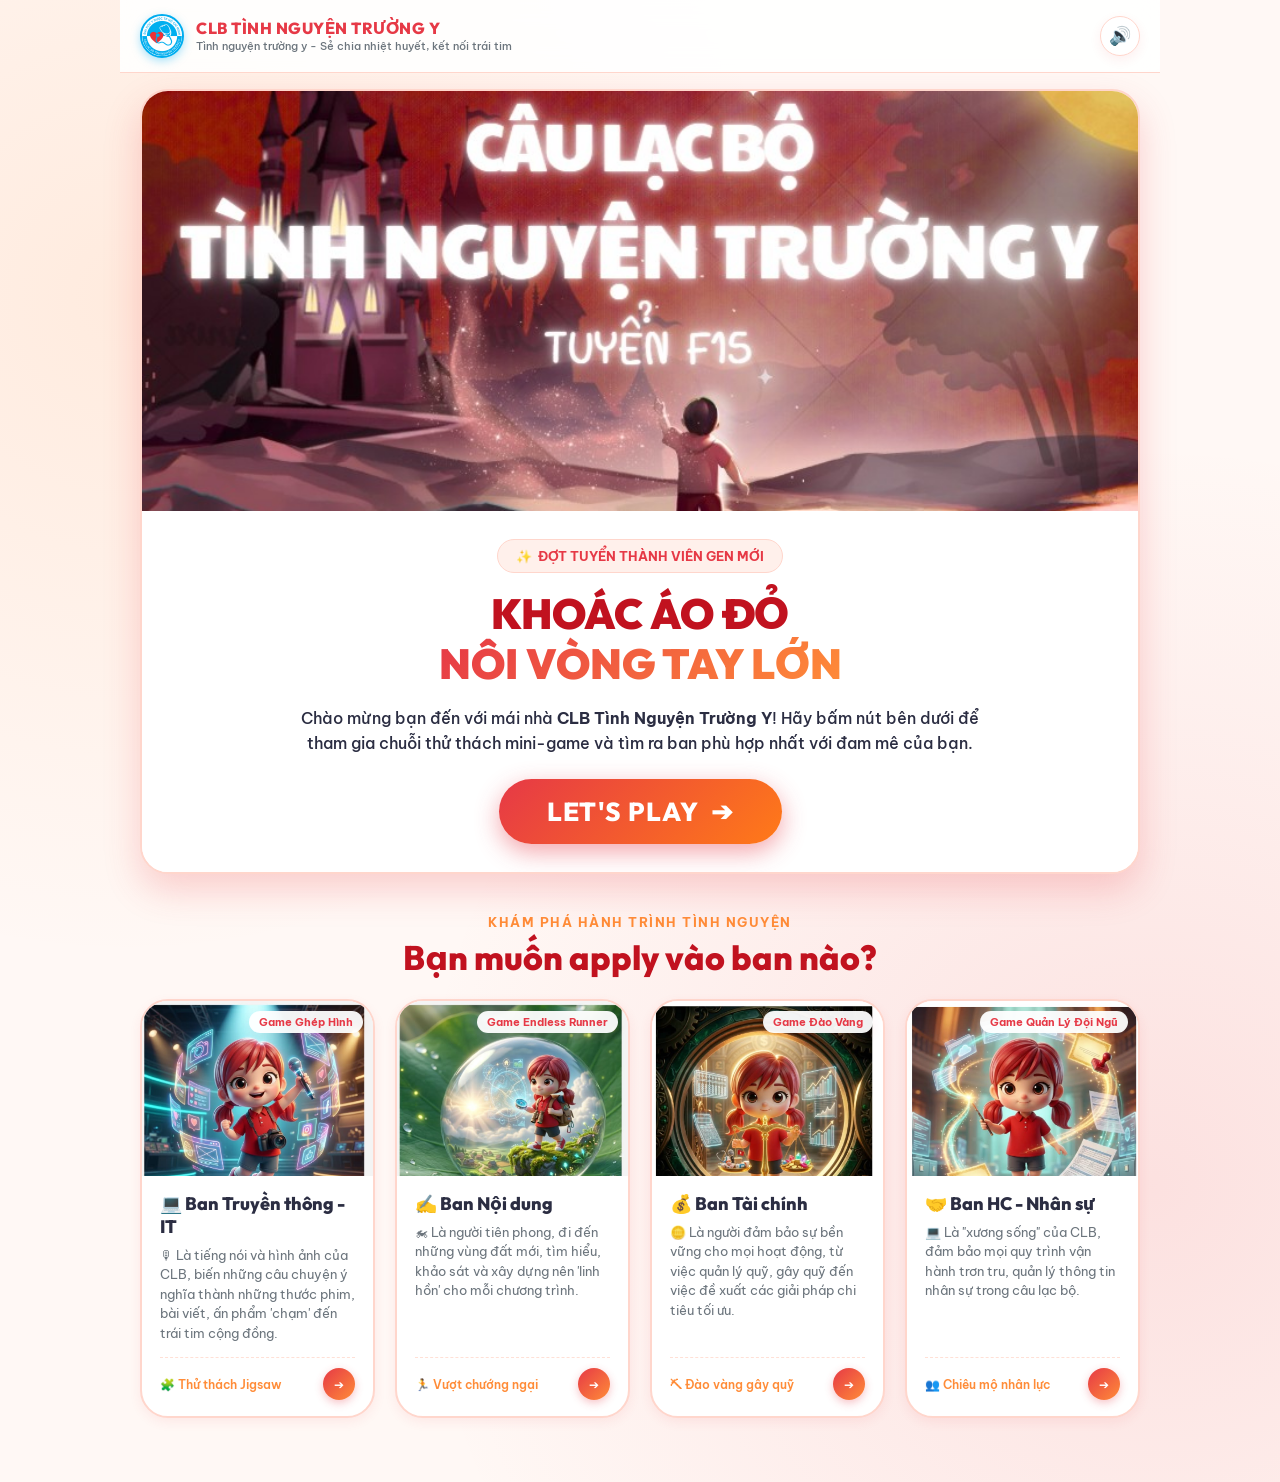
<file: index.html>
<!DOCTYPE html>
<html lang="vi">
<head>
  <meta charset="UTF-8" />
  <meta name="viewport" content="width=device-width, initial-scale=1.0, maximum-scale=1.0, user-scalable=no" />
  <title>Tuyển Thành Viên - CLB Tình Nguyện Trường Y</title>
  <meta name="description" content="Trải nghiệm và khám phá 4 ban chuyên môn của CLB Tình Nguyện Trường Y qua các mini-game thú vị." />
  <link rel="icon" type="image/png" href="assets/club-logo.png" />

  <!-- Google Fonts: Be Vietnam Pro & Outfit -->
  <link rel="preconnect" href="https://fonts.googleapis.com" />
  <link rel="preconnect" href="https://fonts.gstatic.com" crossorigin />
  <link href="https://fonts.googleapis.com/css2?family=Be+Vietnam+Pro:ital,wght@0,400;0,500;0,600;0,700;0,800;1,400&family=Outfit:wght@600;700;800;900&display=swap" rel="stylesheet" />

  <!-- Stylesheet chung -->
  <link rel="stylesheet" href="css/style.css" />

  <style>
    /* CSS Riêng cho Trang chủ index.html */
    .hero-container {
      margin: 16px 20px;
      border-radius: var(--radius-lg);
      overflow: hidden;
      box-shadow: var(--shadow-lg);
      background: white;
      border: 2px solid var(--border-color);
      display: flex;
      flex-direction: column;
      position: relative;
    }

    .hero-banner-wrap {
      width: 100%;
      height: clamp(240px, 40vw, 420px);
      position: relative;
      overflow: hidden;
      background: #ffebe5;
    }

    .hero-banner-img {
      width: 100%;
      height: 100%;
      object-fit: cover;
      transition: transform 0.6s ease;
    }

    .hero-container:hover .hero-banner-img {
      transform: scale(1.02);
    }

    .hero-content {
      padding: 28px 24px;
      display: flex;
      flex-direction: column;
      align-items: center;
      text-align: center;
      gap: 16px;
      background: white;
    }

    .hero-tag {
      display: inline-flex;
      align-items: center;
      gap: 6px;
      padding: 8px 18px;
      border-radius: var(--radius-full);
      background: #fff0eb;
      border: 1.5px solid var(--border-color);
      color: var(--primary);
      font-weight: 700;
      font-size: 13px;
    }

    .hero-title {
      font-family: var(--font-title);
      font-size: clamp(26px, 4.5vw, 42px);
      font-weight: 900;
      color: var(--primary-dark);
      line-height: 1.2;
      text-transform: uppercase;
    }

    .hero-desc {
      font-size: clamp(14px, 2vw, 16px);
      color: var(--text-main);
      max-width: 680px;
      line-height: 1.6;
      font-weight: 500;
    }

    .btn-lets-play {
      font-family: var(--font-title);
      font-size: clamp(20px, 3.5vw, 26px);
      font-weight: 800;
      padding: 16px 48px;
      border-radius: var(--radius-full);
      border: none;
      color: white;
      background: linear-gradient(135deg, #e63946, #ff7a18);
      box-shadow: 0 8px 24px rgba(230, 57, 70, 0.45);
      cursor: pointer;
      display: inline-flex;
      align-items: center;
      gap: 12px;
      transition: var(--transition);
      letter-spacing: 1px;
      position: relative;
      overflow: hidden;
      animation: pulsePlay 2.2s infinite ease-in-out;
      text-decoration: none;
      margin-top: 6px;
    }

    .btn-lets-play:hover {
      transform: translateY(-4px) scale(1.04);
      box-shadow: 0 14px 32px rgba(230, 57, 70, 0.6);
      background: linear-gradient(135deg, #ff4d5a, #ff8c38);
    }

    @keyframes pulsePlay {
      0%, 100% { box-shadow: 0 8px 24px rgba(230, 57, 70, 0.45); }
      50% { box-shadow: 0 12px 36px rgba(230, 57, 70, 0.7); transform: scale(1.02); }
    }

    /* Phần Chọn Ban */
    .section-select {
      padding: 24px 20px 40px;
      display: flex;
      flex-direction: column;
      gap: 20px;
    }

    .section-header {
      text-align: center;
    }

    .section-subtitle {
      font-size: 13px;
      font-weight: 700;
      color: var(--accent);
      text-transform: uppercase;
      letter-spacing: 1.5px;
      margin-bottom: 6px;
    }

    .section-title {
      font-family: var(--font-title);
      font-size: clamp(24px, 4vw, 34px);
      font-weight: 800;
      color: var(--primary-dark);
    }

    .departments-grid {
      display: grid;
      grid-template-columns: repeat(auto-fit, minmax(230px, 1fr));
      gap: 20px;
      width: 100%;
    }

    .dept-card {
      background: white;
      border-radius: var(--radius-lg);
      border: 2px solid var(--border-color);
      overflow: hidden;
      cursor: pointer;
      display: flex;
      flex-direction: column;
      box-shadow: var(--shadow-sm);
      transition: var(--transition);
      position: relative;
    }

    .dept-card:hover {
      transform: translateY(-8px);
      border-color: var(--primary);
      box-shadow: var(--shadow-lg);
    }

    .dept-card-media {
      height: 175px;
      width: 100%;
      position: relative;
      overflow: hidden;
      background: #fff3ee;
      display: flex;
      align-items: center;
      justify-content: center;
    }

    .dept-card-media img {
      width: 100%;
      height: 100%;
      object-fit: cover;
      object-position: top center;
      transition: transform 0.5s ease;
    }

    .dept-card:hover .dept-card-media img {
      transform: scale(1.08);
    }

    .dept-card-badge {
      position: absolute;
      top: 10px;
      right: 10px;
      background: rgba(255, 255, 255, 0.94);
      padding: 4px 10px;
      border-radius: var(--radius-full);
      font-size: 11px;
      font-weight: 700;
      color: var(--primary);
      box-shadow: var(--shadow-sm);
    }

    .dept-card-content {
      padding: 16px 18px;
      display: flex;
      flex-direction: column;
      gap: 8px;
      flex: 1;
    }

    .dept-name {
      font-family: var(--font-title);
      font-size: 18px;
      font-weight: 800;
      color: var(--text-main);
      display: flex;
      align-items: center;
      gap: 8px;
    }

    .dept-card:hover .dept-name {
      color: var(--primary);
    }

    .dept-desc {
      font-size: 13px;
      color: var(--text-muted);
      line-height: 1.5;
      flex: 1;
    }

    .dept-footer {
      display: flex;
      justify-content: space-between;
      align-items: center;
      padding-top: 10px;
      border-top: 1px dashed #ffe0d6;
      margin-top: 6px;
    }

    .dept-game-name {
      font-size: 12px;
      font-weight: 600;
      color: var(--accent);
      display: flex;
      align-items: center;
      gap: 4px;
    }

    .dept-play-btn {
      width: 32px;
      height: 32px;
      border-radius: var(--radius-full);
      background: linear-gradient(135deg, var(--primary), var(--accent));
      color: white;
      display: flex;
      align-items: center;
      justify-content: center;
      font-size: 12px;
      box-shadow: 0 3px 8px rgba(230, 57, 70, 0.3);
      transition: var(--transition);
    }

    .dept-card:hover .dept-play-btn {
      transform: scale(1.15) rotate(5deg);
    }

    /* Modal Giới thiệu Ban */
    .intro-modal-media {
      width: 100%;
      height: 170px;
      border-radius: var(--radius-md);
      overflow: hidden;
      background: #fff0eb;
      margin-bottom: 10px;
    }

    .intro-modal-media img {
      width: 100%;
      height: 100%;
      object-fit: cover;
      object-position: top center;
    }

    .intro-guide-box {
      background: #fff8f5;
      border-left: 4px solid var(--primary);
      padding: 10px 14px;
      border-radius: 6px;
      font-size: 13px;
      text-align: left;
      line-height: 1.5;
    }
  </style>
</head>
<body>

  <div id="app-container">
    <!-- TOP BAR -->
    <header class="top-bar">
      <a href="index.html" class="club-brand" title="Về trang chủ">
        <div class="club-logo-badge"><img src="assets/club-logo.png" alt="Logo CLB Tình Nguyện Trường Y" /></div>
        <div class="club-title-wrap">
          <h1 id="brand-name">CLB TÌNH NGUYỆN TRƯỜNG Y</h1>
          <p id="brand-slogan">Tình nguyện trường y - Sẻ chia nhiệt huyết, kết nối trái tim</p>
        </div>
      </a>

      <div class="top-actions">
        <button class="btn-icon" id="btn-sound-toggle" title="Bật/Tắt âm thanh" aria-label="Âm thanh">
          <span id="sound-icon">🔊</span>
        </button>
      </div>
    </header>

    <!-- MÀN 1: TRANG CHỦ -->
    <section class="hero-container" id="section-home">
      <div class="hero-banner-wrap">
        <img id="home-banner-img" class="hero-banner-img" src="assets/hero-banner.jpg" alt="CLB Tình Nguyện Trường Y Tuyển Thành Viên" />
      </div>

      <div class="hero-content">
        <div class="hero-tag">
          <span>✨</span> ĐỢT TUYỂN THÀNH VIÊN GEN MỚI
        </div>

        <h2 class="hero-title" id="home-title">
          KHOÁC ÁO ĐỎ<br />
          <span style="background: linear-gradient(135deg, var(--primary), var(--accent)); -webkit-background-clip: text; -webkit-text-fill-color: transparent;">
            NỐI VÒNG TAY LỚN
          </span>
        </h2>

        <p class="hero-desc" id="home-desc">
          Chào mừng bạn đến với mái nhà <strong>CLB Tình Nguyện Trường Y</strong>! 
          Hãy bấm nút bên dưới để tham gia chuỗi thử thách mini-game và tìm ra ban phù hợp nhất với đam mê của bạn.
        </p>

        <!-- Nút LET'S PLAY bắt buộc giữ nguyên tiếng Anh -->
        <a href="#section-select" id="btn-lets-play" class="btn-lets-play">
          <span>LET'S PLAY</span>
          <span>➔</span>
        </a>
      </div>
    </section>

    <!-- MÀN 2: CHỌN BAN -->
    <section class="section-select" id="section-select">
      <div class="section-header">
        <div class="section-subtitle">Khám phá hành trình tình nguyện</div>
        <h2 class="section-title">Bạn muốn apply vào ban nào?</h2>
      </div>

      <div class="departments-grid">
        <!-- 1. Ban Truyền thông - IT -->
        <article class="dept-card" data-dept="1">
          <div class="dept-card-media">
            <img src="assets/dept-it-art.png" alt="Ban Truyền thông - IT" />
            <span class="dept-card-badge">Game Ghép Hình</span>
          </div>
          <div class="dept-card-content">
            <h3 class="dept-name">💻 Ban Truyền thông - IT</h3>
            <p class="dept-desc">🎙 Là tiếng nói và hình ảnh của CLB, biến những câu chuyện ý nghĩa thành những thước phim, bài viết, ấn phẩm 'chạm' đến trái tim cộng đồng.</p>
            <div class="dept-footer">
              <span class="dept-game-name">🧩 Thử thách Jigsaw</span>
              <div class="dept-play-btn">➔</div>
            </div>
          </div>
        </article>

        <!-- 2. Ban Nội dung -->
        <article class="dept-card" data-dept="2">
          <div class="dept-card-media">
            <img src="assets/dept-noidung-art.png" alt="Ban Nội dung" />
            <span class="dept-card-badge">Game Endless Runner</span>
          </div>
          <div class="dept-card-content">
            <h3 class="dept-name">✍️ Ban Nội dung</h3>
            <p class="dept-desc">🏍 Là người tiên phong, đi đến những vùng đất mới, tìm hiểu, khảo sát và xây dựng nên 'linh hồn' cho mỗi chương trình.</p>
            <div class="dept-footer">
              <span class="dept-game-name">🏃 Vượt chướng ngại</span>
              <div class="dept-play-btn">➔</div>
            </div>
          </div>
        </article>

        <!-- 3. Ban Tài chính -->
        <article class="dept-card" data-dept="3">
          <div class="dept-card-media">
            <img src="assets/dept-taichinh-art.png" alt="Ban Tài chính" />
            <span class="dept-card-badge">Game Đào Vàng</span>
          </div>
          <div class="dept-card-content">
            <h3 class="dept-name">💰 Ban Tài chính</h3>
            <p class="dept-desc">🪙 Là người đảm bảo sự bền vững cho mọi hoạt động, từ việc quản lý quỹ, gây quỹ đến việc đề xuất các giải pháp chi tiêu tối ưu.</p>
            <div class="dept-footer">
              <span class="dept-game-name">⛏ Đào vàng gây quỹ</span>
              <div class="dept-play-btn">➔</div>
            </div>
          </div>
        </article>

        <!-- 4. Ban Hành chính - Nhân sự -->
        <article class="dept-card" data-dept="4">
          <div class="dept-card-media">
            <img src="assets/dept-nhansu-art.png" alt="Ban Hành chính - Nhân sự" />
            <span class="dept-card-badge">Game Quản Lý Đội Ngũ</span>
          </div>
          <div class="dept-card-content">
            <h3 class="dept-name">🤝 Ban HC - Nhân sự</h3>
            <p class="dept-desc">💻 Là "xương sống" của CLB, đảm bảo mọi quy trình vận hành trơn tru, quản lý thông tin nhân sự trong câu lạc bộ.</p>
            <div class="dept-footer">
              <span class="dept-game-name">👥 Chiêu mộ nhân lực</span>
              <div class="dept-play-btn">➔</div>
            </div>
          </div>
        </article>
      </div>
    </section>
  </div>

  <!-- MODAL GIỚI THIỆU BAN (POPUP TRƯỚC KHI VÀO GAME) -->
  <div id="dept-intro-modal" class="modal-backdrop">
    <div class="modal-card">
      <div class="intro-modal-media">
        <img id="modal-dept-img" src="assets/volunteer.jpg" alt="Giới thiệu ban" />
      </div>

      <h3 class="modal-title" id="modal-dept-name">Tên Ban</h3>
      <p class="modal-message" id="modal-dept-mission">Sứ mệnh của ban...</p>

      <div class="intro-guide-box">
        <strong>🎮 Thử thách:</strong> <span id="modal-dept-guide">Hướng dẫn chơi...</span>
      </div>

      <div class="modal-buttons">
        <button id="btn-close-modal" class="btn-secondary">Đóng</button>
        <a id="btn-launch-game" href="#" class="btn-primary">
          <span id="modal-dept-btn-label">Chơi ngay</span> ➔
        </a>
      </div>
    </div>
  </div>

  <!-- Cấu hình & Audio -->
  <script src="js/config.js?v=20260920"></script>
  <script src="js/audio.js"></script>
  <script src="js/bg-remover.js"></script>

  <script>
    // Khởi tạo trang chủ
    window.addEventListener('DOMContentLoaded', () => {
      // 1. Cập nhật thông tin từ config
      if (window.CLUB_CONFIG) {
        document.getElementById('brand-name').textContent = CLUB_CONFIG.name;
        document.getElementById('brand-slogan').textContent = CLUB_CONFIG.slogan;
      }

      // 2. Click Let's play cuộn mượt xuống Màn 2
      const playBtn = document.getElementById('btn-lets-play');
      playBtn.addEventListener('click', (e) => {
        e.preventDefault();
        window.sound.playClick();
        document.getElementById('section-select').scrollIntoView({ behavior: 'smooth' });
      });

      // 3. Modal Giới thiệu Ban
      const modal = document.getElementById('dept-intro-modal');
      const modalName = document.getElementById('modal-dept-name');
      const modalMission = document.getElementById('modal-dept-mission');
      const modalGuide = document.getElementById('modal-dept-guide');
      const modalImg = document.getElementById('modal-dept-img');
      const modalBtnLabel = document.getElementById('modal-dept-btn-label');
      const launchBtn = document.getElementById('btn-launch-game');
      const closeBtn = document.getElementById('btn-close-modal');

      document.querySelectorAll('.dept-card').forEach(card => {
        card.addEventListener('click', () => {
          window.sound.playClick();
          const deptId = parseInt(card.dataset.dept, 10);
          const dept = window.DEPARTMENTS_DATA[deptId];
          if (!dept) return;

          modalName.textContent = `${dept.icon} ${dept.name}`;
          modalMission.textContent = dept.mission;
          modalGuide.textContent = dept.guide;
          modalBtnLabel.textContent = dept.btnLabel;
          launchBtn.href = dept.file;

          // Đổi ảnh minh họa tùy ban
          if (dept && dept.image) {
            modalImg.src = dept.image;
          } else if (deptId === 1) {
            modalImg.src = "assets/dept-it-art.png";
          } else if (deptId === 2) {
            modalImg.src = "assets/dept-noidung-art.png";
          } else if (deptId === 3) {
            modalImg.src = "assets/dept-taichinh-art.png";
          } else if (deptId === 4) {
            modalImg.src = "assets/dept-nhansu-art.png";
          }

          modal.classList.add('active');
        });
      });

      closeBtn.addEventListener('click', () => {
        window.sound.playClick();
        modal.classList.remove('active');
      });

      launchBtn.addEventListener('click', () => {
        window.sound.playClick();
      });

      // Click ra ngoài modal để đóng
      modal.addEventListener('click', (e) => {
        if (e.target === modal) {
          modal.classList.remove('active');
        }
      });
    });
  </script>
</body>
</html>
</file>
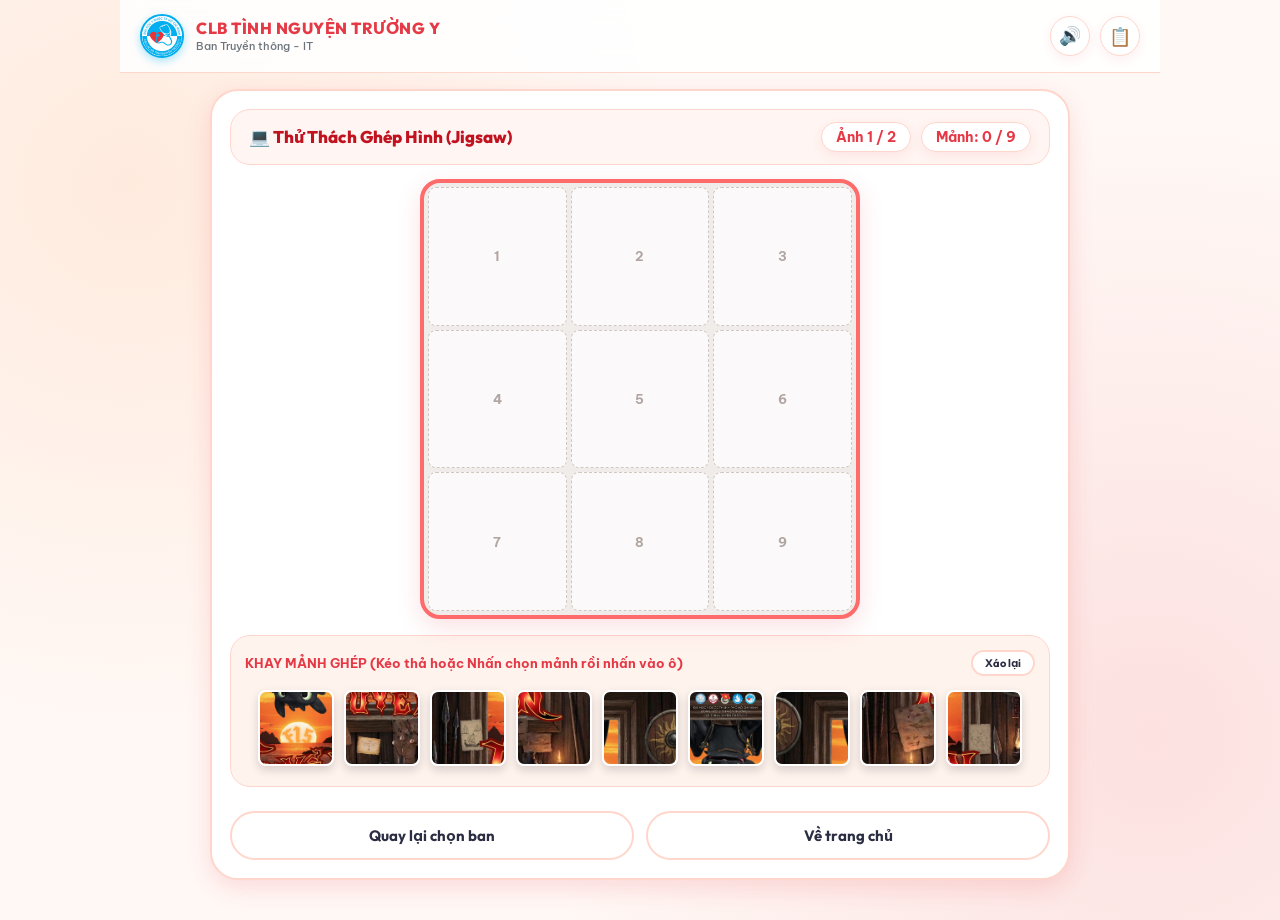
<file: game1.html>
<!DOCTYPE html>
<html lang="vi">
<head>
  <meta charset="UTF-8" />
  <meta name="viewport" content="width=device-width, initial-scale=1.0, maximum-scale=1.0, user-scalable=no" />
  <title>Game 1: Ghép Hình - Ban Truyền thông & IT</title>
  <meta name="description" content="Mini-game ghép hình Jigsaw Puzzle của Ban Truyền thông & IT - CLB Tình Nguyện Trường Y." />
  <link rel="icon" type="image/png" href="assets/club-logo.png" />

  <!-- Google Fonts: Be Vietnam Pro & Outfit -->
  <link rel="preconnect" href="https://fonts.googleapis.com" />
  <link rel="preconnect" href="https://fonts.gstatic.com" crossorigin />
  <link href="https://fonts.googleapis.com/css2?family=Be+Vietnam+Pro:ital,wght@0,400;0,500;0,600;0,700;0,800;1,400&family=Outfit:wght@600;700;800;900&display=swap" rel="stylesheet" />

  <link rel="stylesheet" href="css/style.css" />

  <style>
    .puzzle-board-container {
      display: flex;
      flex-direction: column;
      align-items: center;
      gap: 16px;
      width: 100%;
    }

    .puzzle-grid-slots {
      width: 100%;
      max-width: 440px;
      aspect-ratio: 1 / 1;
      display: grid;
      grid-template-columns: repeat(3, 1fr);
      grid-template-rows: repeat(3, 1fr);
      gap: 4px;
      background: #f0ece9;
      border: 4px solid var(--primary-light);
      border-radius: var(--radius-md);
      padding: 4px;
      box-shadow: var(--shadow-md);
      position: relative;
    }

    .puzzle-slot {
      border: 1.5px dashed #d1c7c2;
      border-radius: 8px;
      background: rgba(255, 255, 255, 0.7);
      display: flex;
      align-items: center;
      justify-content: center;
      position: relative;
      overflow: hidden;
      transition: var(--transition);
      cursor: pointer;
    }

    .puzzle-slot.highlight {
      border-color: var(--accent);
      background: rgba(255, 140, 56, 0.2);
    }

    .puzzle-slot.solved {
      border: none;
    }

    .puzzle-slot-index {
      font-size: 13px;
      color: #b0a5a0;
      font-weight: 700;
      pointer-events: none;
    }

    .puzzle-tray-box {
      width: 100%;
      background: #fff3ee;
      border-radius: var(--radius-md);
      border: 1.5px solid var(--border-color);
      padding: 14px;
      display: flex;
      flex-direction: column;
      gap: 8px;
    }

    .puzzle-tray-header {
      display: flex;
      justify-content: space-between;
      align-items: center;
      font-size: 13px;
      font-weight: 700;
      color: var(--primary);
    }

    .puzzle-pieces-tray {
      display: flex;
      flex-wrap: wrap;
      gap: 10px;
      justify-content: center;
      min-height: 86px;
      align-items: center;
      padding: 6px;
    }

    .puzzle-piece {
      width: 76px;
      height: 76px;
      border-radius: 8px;
      border: 2.5px solid white;
      box-shadow: 0 4px 10px rgba(0, 0, 0, 0.16);
      cursor: grab;
      position: relative;
      touch-action: none;
      transition: transform 0.15s ease, box-shadow 0.15s ease;
      background-size: 228px 228px; /* 3 x 76px */
    }

    .puzzle-piece:active {
      cursor: grabbing;
      transform: scale(1.08);
      box-shadow: 0 8px 18px rgba(0, 0, 0, 0.25);
      z-index: 10;
    }

    .puzzle-piece.selected {
      outline: 3px solid var(--primary);
      transform: scale(1.08);
      box-shadow: 0 0 16px rgba(230, 57, 70, 0.6);
    }
  </style>
</head>
<body>

  <div id="app-container">
    <!-- Top Bar -->
    <header class="top-bar">
      <a href="index.html" class="club-brand" title="Về trang chủ">
        <div class="club-logo-badge"><img src="assets/club-logo.png" alt="Logo CLB Tình Nguyện Trường Y" /></div>
        <div class="club-title-wrap">
          <h1 id="brand-name">CLB TÌNH NGUYỆN TRƯỜNG Y</h1>
          <p>Ban Truyền thông - IT</p>
        </div>
      </a>

      <div class="top-actions">
        <button class="btn-icon" id="btn-sound-toggle" title="Bật/Tắt âm thanh" aria-label="Âm thanh">
          <span id="sound-icon">🔊</span>
        </button>
        <a href="index.html#section-select" class="btn-icon" title="Chọn ban khác" aria-label="Chọn ban">
          <span>📋</span>
        </a>
      </div>
    </header>

    <!-- Khu vực chơi game -->
    <main class="game-arena">
      <div class="game-hud">
        <div class="hud-title">💻 Thử Thách Ghép Hình (Jigsaw)</div>
        <div class="hud-stats">
          <span class="hud-pill" id="puzzle-level-indicator">Ảnh 1 / 2</span>
          <span class="hud-pill" id="puzzle-progress">Mảnh: 0/9</span>
        </div>
      </div>

      <div class="puzzle-board-container">
        <!-- Lưới 9 ô ghép -->
        <div class="puzzle-grid-slots" id="puzzle-slots"></div>

        <!-- Khay chứa mảnh ghép -->
        <div class="puzzle-tray-box">
          <div class="puzzle-tray-header">
            <span>KHAY MẢNH GHÉP (Kéo thả hoặc Nhấn chọn mảnh rồi nhấn vào ô)</span>
            <button id="btn-shuffle" class="btn-secondary" style="padding: 4px 12px; font-size: 11px;">Xáo lại</button>
          </div>
          <div class="puzzle-pieces-tray" id="puzzle-tray"></div>
        </div>
      </div>

      <div class="btn-group-dual" style="margin-top: 10px;">
        <a href="index.html#section-select" class="btn-secondary">Quay lại chọn ban</a>
        <a href="index.html" class="btn-secondary">Về trang chủ</a>
      </div>
    </main>
  </div>

  <!-- Modal thông báo kết quả -->
  <div id="game-modal" class="modal-backdrop">
    <div class="modal-card">
      <div class="modal-icon" id="modal-icon">🎉</div>
      <h3 class="modal-title" id="modal-title">Bạn đã chiến thắng 🎉</h3>
      <p class="modal-message" id="modal-desc">Chúc mừng bạn đã hoàn thành thử thách.</p>
      
      <div class="modal-stat-box" id="modal-stat-box"></div>

      <div class="modal-buttons">
        <button id="btn-modal-replay" class="btn-primary">Chơi lại</button>
        <a href="index.html" class="btn-secondary">Về trang chủ</a>
      </div>
    </div>
  </div>

  <!-- Scripts -->
  <script src="js/config.js?v=20260920"></script>
  <script src="js/audio.js"></script>
  <script src="js/bg-remover.js"></script>

  <script>
    class PuzzleGameApp {
      constructor() {
        this.gridSize = 3;
        this.totalPieces = 9;
        this.currentImageIndex = 0;
        this.imageSources = window.PUZZLE_IMAGES || ["assets/puzzle/puzzle1.jpg", "assets/puzzle/puzzle2.jpg"];
        this.currentImage = new Image();
        this.solvedPieces = 0;
        this.selectedPieceIndex = null;
        this.slots = [];
        this.piecesData = [];

        this.slotsContainer = document.getElementById('puzzle-slots');
        this.trayContainer = document.getElementById('puzzle-tray');
        this.progressLabel = document.getElementById('puzzle-progress');
        this.levelLabel = document.getElementById('puzzle-level-indicator');

        document.getElementById('btn-shuffle').addEventListener('click', () => {
          window.sound.playClick();
          this.shuffleTray();
        });

        document.getElementById('btn-modal-replay').addEventListener('click', () => {
          document.getElementById('game-modal').classList.remove('active');
          this.loadImage(0);
        });
      }

      init() {
        this.loadImage(0);
      }

      loadImage(index) {
        this.currentImageIndex = index;
        this.levelLabel.textContent = `Ảnh ${this.currentImageIndex + 1} / ${this.imageSources.length}`;
        
        this.currentImage = new Image();
        this.currentImage.crossOrigin = "anonymous";
        this.currentImage.onload = () => this.buildBoard();
        this.currentImage.onerror = () => {
          // Fallback nếu ảnh không tải được
          this.currentImage.onload = () => this.buildBoard();
          this.currentImage.src = "assets/volunteer.jpg";
        };
        this.currentImage.src = this.imageSources[this.currentImageIndex];
      }

      buildBoard() {
        this.solvedPieces = 0;
        this.selectedPieceIndex = null;
        this.updateProgress();

        this.slotsContainer.innerHTML = '';
        this.trayContainer.innerHTML = '';
        this.slots = [];
        this.piecesData = [];

        // Tạo 9 ô slot
        for (let i = 0; i < this.totalPieces; i++) {
          const slot = document.createElement('div');
          slot.className = 'puzzle-slot';
          slot.dataset.index = i;

          const span = document.createElement('span');
          span.className = 'puzzle-slot-index';
          span.textContent = i + 1;
          slot.appendChild(span);

          // Sự kiện Kéo thả (Drag & Drop)
          slot.addEventListener('dragover', (e) => {
            e.preventDefault();
            slot.classList.add('highlight');
          });

          slot.addEventListener('dragleave', () => {
            slot.classList.remove('highlight');
          });

          slot.addEventListener('drop', (e) => {
            e.preventDefault();
            slot.classList.remove('highlight');
            const pieceIdx = parseInt(e.dataTransfer.getData('text/plain'), 10);
            this.tryPlacePiece(pieceIdx, i);
          });

          // Sự kiện Chạm chọn (Tap to place)
          slot.addEventListener('click', () => {
            if (this.selectedPieceIndex !== null) {
              this.tryPlacePiece(this.selectedPieceIndex, i);
            }
          });

          this.slotsContainer.appendChild(slot);
          this.slots.push({ el: slot, solved: false });
        }

        // Tạo 9 mảnh ghép
        for (let i = 0; i < this.totalPieces; i++) {
          const row = Math.floor(i / this.gridSize);
          const col = i % this.gridSize;

          const pieceEl = document.createElement('div');
          pieceEl.className = 'puzzle-piece';
          pieceEl.draggable = true;
          pieceEl.dataset.index = i;

          pieceEl.style.backgroundImage = `url("${this.currentImage.src}")`;
          pieceEl.style.backgroundSize = `300% 300%`;
          pieceEl.style.backgroundPosition = `${(col / (this.gridSize - 1)) * 100}% ${(row / (this.gridSize - 1)) * 100}%`;

          pieceEl.addEventListener('dragstart', (e) => {
            e.dataTransfer.setData('text/plain', i);
            this.selectPiece(i);
          });

          pieceEl.addEventListener('click', (e) => {
            e.stopPropagation();
            this.selectPiece(i);
          });

          this.piecesData.push({ id: i, el: pieceEl, inSlot: null });
        }

        this.shuffleTray();
      }

      selectPiece(index) {
        window.sound.playClick();
        this.selectedPieceIndex = index;
        document.querySelectorAll('.puzzle-piece').forEach(p => p.classList.remove('selected'));
        const piece = this.piecesData[index];
        if (piece && piece.el) {
          piece.el.classList.add('selected');
        }
      }

      shuffleTray() {
        this.trayContainer.innerHTML = '';
        const unplaced = this.piecesData.filter(p => p.inSlot === null);
        for (let i = unplaced.length - 1; i > 0; i--) {
          const j = Math.floor(Math.random() * (i + 1));
          [unplaced[i], unplaced[j]] = [unplaced[j], unplaced[i]];
        }
        unplaced.forEach(p => this.trayContainer.appendChild(p.el));
      }

      tryPlacePiece(pieceIdx, slotIdx) {
        if (isNaN(pieceIdx) || isNaN(slotIdx)) return;
        const piece = this.piecesData[pieceIdx];
        const slot = this.slots[slotIdx];

        if (!piece || !slot || slot.solved) return;

        if (pieceIdx === slotIdx) {
          // Đặt đúng vị trí!
          window.sound.playSnap();
          slot.solved = true;
          piece.inSlot = slotIdx;

          slot.el.innerHTML = '';
          slot.el.classList.add('solved');
          piece.el.style.width = '100%';
          piece.el.style.height = '100%';
          piece.el.style.borderRadius = '0';
          piece.el.style.boxShadow = 'none';
          piece.el.style.border = 'none';
          piece.el.draggable = false;
          piece.el.classList.remove('selected');
          slot.el.appendChild(piece.el);

          this.selectedPieceIndex = null;
          this.solvedPieces++;
          this.updateProgress();

          if (this.solvedPieces >= this.totalPieces) {
            this.handleLevelWin();
          }
        } else {
          // Đặt sai vị trí
          window.sound.playHit();
          piece.el.style.animation = 'gentleBounce 0.4s ease';
          setTimeout(() => { piece.el.style.animation = ''; }, 400);
          if (this.trayContainer && !this.trayContainer.contains(piece.el)) {
            this.trayContainer.appendChild(piece.el);
          }
        }
      }

      updateProgress() {
        this.progressLabel.textContent = `Mảnh: ${this.solvedPieces} / ${this.totalPieces}`;
      }

      handleLevelWin() {
        window.sound.playWin();
        const modal = document.getElementById('game-modal');
        const modalTitle = document.getElementById('modal-title');
        const modalDesc = document.getElementById('modal-desc');
        const modalStat = document.getElementById('modal-stat-box');
        const replayBtn = document.getElementById('btn-modal-replay');

        if (this.currentImageIndex < this.imageSources.length - 1) {
          // Còn ảnh tiếp theo
          modalTitle.textContent = "Xuất sắc! 🎉";
          modalDesc.textContent = `Bạn đã hoàn thiện bức ảnh số ${this.currentImageIndex + 1}! Hãy cùng tiếp tục sang bức ảnh tiếp theo nào!`;
          modalStat.innerHTML = `<div>Tiến độ: ${this.currentImageIndex + 1} / ${this.imageSources.length} ảnh</div>`;
          replayBtn.textContent = "Sang ảnh tiếp theo ➔";
          replayBtn.onclick = () => {
            modal.classList.remove('active');
            this.loadImage(this.currentImageIndex + 1);
          };
          modal.classList.add('active');
        } else {
          // Hoàn thành tất cả các ảnh
          modalTitle.textContent = "Bạn đã chiến thắng 🎉";
          modalDesc.textContent = "Chúc mừng bạn đã xuất sắc ghép hoàn thiện tất cả các ấn phẩm của Ban Truyền thông & IT!";
          modalStat.innerHTML = `<div>Tư duy không gian & Kỹ năng kiên nhẫn: 10/10 ✨</div>`;
          replayBtn.textContent = "Chơi lại từ đầu";
          replayBtn.onclick = () => {
            modal.classList.remove('active');
            this.loadImage(0);
          };
          modal.classList.add('active');
        }
      }
    }

    window.addEventListener('DOMContentLoaded', () => {
      const app = new PuzzleGameApp();
      app.init();
    });
  </script>
</body>
</html>
</file>
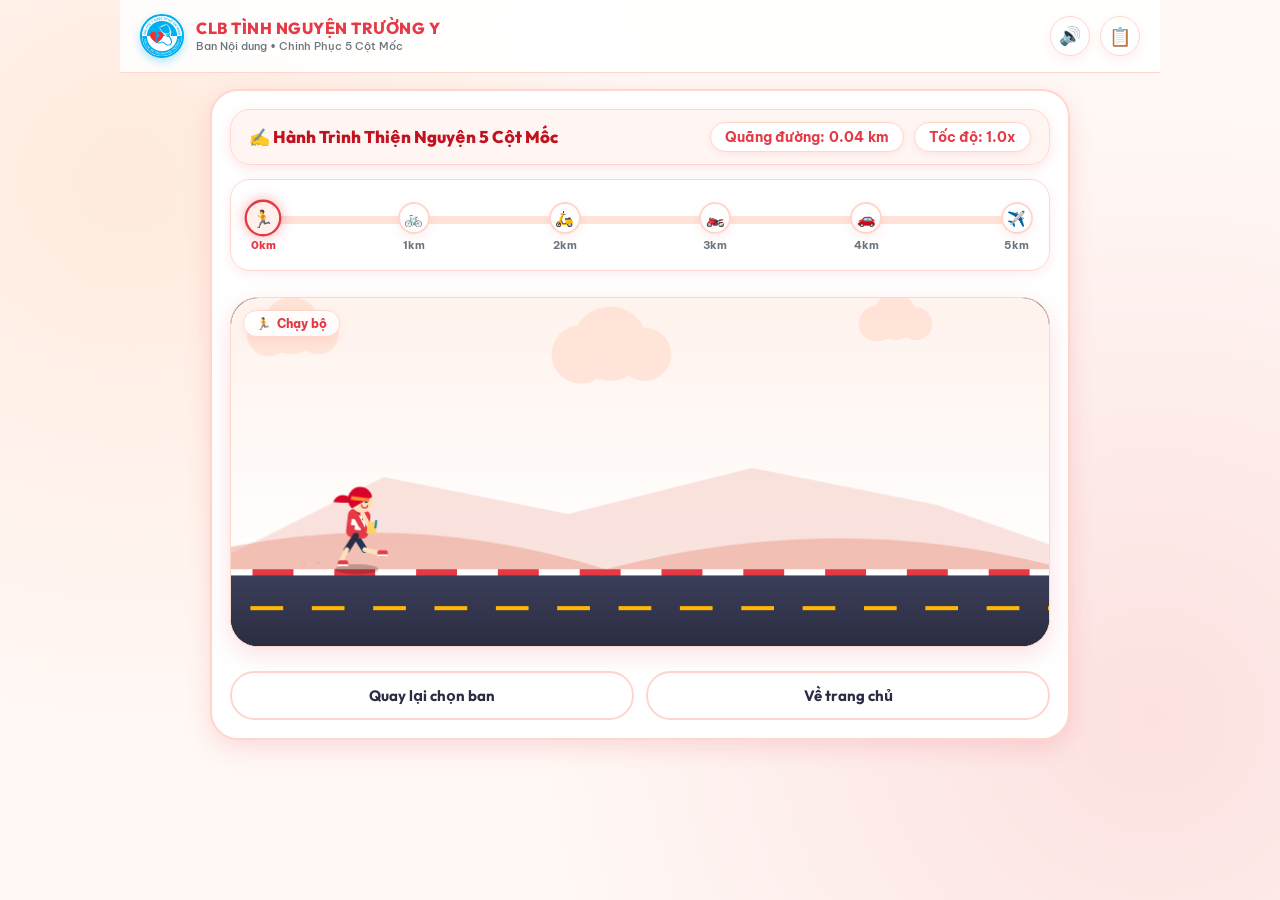
<file: game2.html>
<!DOCTYPE html>
<html lang="vi">
<head>
  <meta charset="UTF-8" />
  <meta name="viewport" content="width=device-width, initial-scale=1.0, maximum-scale=1.0, user-scalable=no" />
  <title>Game 2: Vượt Chướng Ngại Vật - Ban Nội Dung</title>
  <meta name="description" content="Hành trình 5km tình nguyện vượt chướng ngại của Ban Nội Dung - CLB Tình Nguyện Trường Y: Chạy bộ -> Xe đạp -> Xe máy -> Mô tô PKL -> Ô tô -> Máy bay!" />
  <link rel="icon" type="image/png" href="assets/club-logo.png" />

  <!-- Google Fonts: Be Vietnam Pro & Outfit -->
  <link rel="preconnect" href="https://fonts.googleapis.com" />
  <link rel="preconnect" href="https://fonts.gstatic.com" crossorigin />
  <link href="https://fonts.googleapis.com/css2?family=Be+Vietnam+Pro:ital,wght@0,400;0,500;0,600;0,700;0,800;1,400&family=Outfit:wght@600;700;800;900&display=swap" rel="stylesheet" />

  <link rel="stylesheet" href="css/style.css" />

  <style>
    /* ==========================================================================
       TINH CHỈNH NÂNG CAO CHO GAME 2 (HÀNH TRÌNH 5 CỘT MỐC)
       ========================================================================== */
    .milestone-progress-card {
      background: var(--bg-glass);
      backdrop-filter: blur(10px);
      border: 1.5px solid var(--border-color);
      border-radius: var(--radius-md);
      padding: 12px 16px;
      margin-bottom: 12px;
      box-shadow: var(--shadow-sm);
    }

    .milestone-track-wrapper {
      position: relative;
      padding-top: 10px;
      padding-bottom: 6px;
    }

    .milestone-track {
      position: absolute;
      top: 24px;
      left: 20px;
      right: 20px;
      height: 8px;
      background: #ffe3d9;
      border-radius: var(--radius-full);
      overflow: hidden;
      z-index: 1;
    }

    .milestone-fill {
      height: 100%;
      background: linear-gradient(90deg, #ff8c38, #e63946, #ff0055);
      width: 0%;
      border-radius: var(--radius-full);
      transition: width 0.25s linear;
      box-shadow: 0 0 8px rgba(230, 57, 70, 0.5);
    }

    .milestone-nodes {
      position: relative;
      display: flex;
      justify-content: space-between;
      z-index: 2;
    }

    .milestone-node {
      display: flex;
      flex-direction: column;
      align-items: center;
      gap: 4px;
      cursor: default;
      transition: var(--transition);
    }

    .milestone-node .m-icon {
      width: 32px;
      height: 32px;
      border-radius: 50%;
      background: white;
      border: 2px solid #ffd6cc;
      display: flex;
      align-items: center;
      justify-content: center;
      font-size: 15px;
      box-shadow: var(--shadow-sm);
      transition: var(--transition);
    }

    .milestone-node .m-label {
      font-size: 11px;
      font-weight: 700;
      color: var(--text-muted);
    }

    .milestone-node.active .m-icon {
      border-color: var(--primary);
      background: #fff0eb;
      transform: scale(1.15);
      box-shadow: 0 0 12px rgba(230, 57, 70, 0.4);
    }

    .milestone-node.active .m-label {
      color: var(--primary);
      font-weight: 800;
    }

    .milestone-node.completed .m-icon {
      background: var(--primary);
      border-color: var(--primary);
      color: white;
    }

    .canvas-wrapper {
      position: relative;
      border-radius: var(--radius-lg);
      overflow: hidden;
      box-shadow: var(--shadow-md);
      background: #000;
    }

    /* Banner Level Up nổi bật trên Canvas */
    .level-up-banner {
      position: absolute;
      top: 24px;
      left: 50%;
      transform: translateX(-50%) translateY(-60px) scale(0.8);
      background: linear-gradient(135deg, rgba(230, 57, 70, 0.95), rgba(255, 140, 56, 0.95));
      backdrop-filter: blur(8px);
      border: 2px solid #ffe3d9;
      color: white;
      padding: 10px 24px;
      border-radius: var(--radius-full);
      box-shadow: 0 10px 30px rgba(230, 57, 70, 0.5);
      text-align: center;
      pointer-events: none;
      opacity: 0;
      transition: all 0.4s cubic-bezier(0.175, 0.885, 0.32, 1.275);
      z-index: 20;
    }

    .level-up-banner.show {
      transform: translateX(-50%) translateY(0) scale(1);
      opacity: 1;
    }

    .level-up-banner .banner-title {
      font-family: var(--font-title);
      font-size: 18px;
      font-weight: 900;
      letter-spacing: 0.5px;
      text-shadow: 0 2px 4px rgba(0,0,0,0.3);
    }

    .level-up-banner .banner-desc {
      font-size: 13px;
      font-weight: 600;
      opacity: 0.95;
    }

    /* Badge góc trái Canvas */
    .canvas-vehicle-tag {
      position: absolute;
      top: 12px;
      left: 12px;
      background: rgba(255, 255, 255, 0.92);
      backdrop-filter: blur(6px);
      border: 1.5px solid var(--border-color);
      padding: 5px 12px;
      border-radius: var(--radius-full);
      font-size: 12px;
      font-weight: 800;
      color: var(--primary);
      display: flex;
      align-items: center;
      gap: 6px;
      box-shadow: var(--shadow-sm);
      z-index: 10;
    }

    /* Modal kết quả bổ sung tùy chọn hồi sinh tại checkpoint */
    .checkpoint-hint {
      margin-top: 8px;
      font-size: 12px;
      color: #059669;
      font-weight: 600;
      background: #ecfdf5;
      padding: 6px 12px;
      border-radius: 8px;
      border: 1px dashed #a7f3d0;
    }

    /* Ghim cố định và chống rung/chạy lung tung cho Quãng đường & Tốc độ */
    .runner-hud-pinned {
      position: sticky;
      top: 8px;
      z-index: 40;
      background: rgba(255, 245, 242, 0.96);
      backdrop-filter: blur(12px);
      box-shadow: 0 4px 14px rgba(230, 57, 70, 0.12);
      border: 1.5px solid var(--border-color);
      display: flex;
      justify-content: space-between;
      align-items: center;
      flex-wrap: nowrap;
      gap: 12px;
    }

    .hud-pill-distance {
      min-width: 180px;
      justify-content: center;
      font-variant-numeric: tabular-nums;
      font-feature-settings: "tnum";
      white-space: nowrap;
      flex-shrink: 0;
      text-align: center;
      letter-spacing: 0.2px;
      background: white;
      border: 1.5px solid #ffd6cc;
      box-shadow: 0 2px 6px rgba(230, 57, 70, 0.08);
      font-weight: 700;
    }

    .hud-pill-speed {
      min-width: 115px;
      justify-content: center;
      font-variant-numeric: tabular-nums;
      font-feature-settings: "tnum";
      white-space: nowrap;
      flex-shrink: 0;
      text-align: center;
      background: white;
      border: 1.5px solid #ffd6cc;
      box-shadow: 0 2px 6px rgba(230, 57, 70, 0.08);
      font-weight: 700;
    }

    @media (max-width: 680px) {
      .runner-hud-pinned {
        flex-direction: column;
        align-items: stretch;
        gap: 8px;
        padding: 10px 14px;
      }
      .runner-hud-pinned .hud-title {
        justify-content: center;
        text-align: center;
        font-size: 15px;
      }
      .runner-hud-pinned .hud-stats {
        display: flex;
        justify-content: center;
        gap: 8px;
        width: 100%;
      }
      .hud-pill-distance {
        flex: 1;
        min-width: 0;
        font-size: 13px;
        padding: 6px 8px;
      }
      .hud-pill-speed {
        flex: 0 0 98px;
        min-width: 98px;
        font-size: 13px;
        padding: 6px 8px;
      }
    }
  </style>
</head>
<body>

  <div id="app-container">
    <!-- Top Bar -->
    <header class="top-bar">
      <a href="index.html" class="club-brand" title="Về trang chủ">
        <div class="club-logo-badge"><img src="assets/club-logo.png" alt="Logo CLB Tình Nguyện Trường Y" /></div>
        <div class="club-title-wrap">
          <h1 id="brand-name">CLB TÌNH NGUYỆN TRƯỜNG Y</h1>
          <p>Ban Nội dung • Chinh Phục 5 Cột Mốc</p>
        </div>
      </a>

      <div class="top-actions">
        <button class="btn-icon" id="btn-sound-toggle" title="Bật/Tắt âm thanh" aria-label="Âm thanh">
          <span id="sound-icon">🔊</span>
        </button>
        <a href="index.html#section-select" class="btn-icon" title="Chọn ban khác" aria-label="Chọn ban">
          <span>📋</span>
        </a>
      </div>
    </header>

    <!-- Game Arena -->
    <main class="game-arena">
      <div class="game-hud runner-hud-pinned">
        <div class="hud-title">✍️ Hành Trình Thiện Nguyện 5 Cột Mốc</div>
        <div class="hud-stats">
          <span class="hud-pill hud-pill-distance" id="runner-distance-hud">Quãng đường: 0.00 km</span>
          <span class="hud-pill hud-pill-speed" id="runner-speed-hud">Tốc độ: 1.0x</span>
        </div>
      </div>

      <!-- Thanh tiến trình 5 Cột mốc -->
      <div class="milestone-progress-card">
        <div class="milestone-track-wrapper">
          <div class="milestone-track">
            <div class="milestone-fill" id="milestone-fill"></div>
          </div>
          <div class="milestone-nodes">
            <div class="milestone-node active" id="node-0" title="Chạy bộ">
              <span class="m-icon">🏃</span>
              <span class="m-label">0km</span>
            </div>
            <div class="milestone-node" id="node-1" title="Xe đạp">
              <span class="m-icon">🚲</span>
              <span class="m-label">1km</span>
            </div>
            <div class="milestone-node" id="node-2" title="Xe máy">
              <span class="m-icon">🛵</span>
              <span class="m-label">2km</span>
            </div>
            <div class="milestone-node" id="node-3" title="Mô tô PKL">
              <span class="m-icon">🏍️</span>
              <span class="m-label">3km</span>
            </div>
            <div class="milestone-node" id="node-4" title="Ô tô">
              <span class="m-icon">🚗</span>
              <span class="m-label">4km</span>
            </div>
            <div class="milestone-node" id="node-5" title="Máy bay - Về đích!">
              <span class="m-icon">✈️</span>
              <span class="m-label">5km</span>
            </div>
          </div>
        </div>
      </div>

      <!-- Canvas Khung Trò Chơi -->
      <div class="canvas-wrapper">
        <canvas id="canvas-runner" width="800" height="340"></canvas>
        
        <div class="canvas-vehicle-tag" id="canvas-vehicle-tag">
          <span id="vehicle-icon">🏃</span> <span id="vehicle-title">Chạy bộ</span>
        </div>

        <div id="level-up-banner" class="level-up-banner">
          <div class="banner-title" id="banner-title">🎉 LEVEL UP!</div>
          <div class="banner-desc" id="banner-desc">Nâng cấp xe đạp 🚲</div>
        </div>
      </div>

      <!-- Nút điều khiển di động -->
      <div class="mobile-controls-row">
        <button id="btn-runner-jump" class="btn-mobile-ctrl">
          <span>🚀 NHẢY LÊN (SPACE / CHẠM MÀN HÌNH)</span>
        </button>
      </div>

      <div class="btn-group-dual" style="margin-top: 10px;">
        <a href="index.html#section-select" class="btn-secondary">Quay lại chọn ban</a>
        <a href="index.html" class="btn-secondary">Về trang chủ</a>
      </div>
    </main>
  </div>

  <!-- Modal thông báo kết quả (Thất bại hoặc Chiến thắng) -->
  <div id="game-modal" class="modal-backdrop">
    <div class="modal-card">
      <div class="modal-icon" id="modal-icon">🏅</div>
      <h3 class="modal-title" id="modal-title">Chúc mừng bạn!</h3>
      <p class="modal-message" id="modal-desc">Bạn đã cống hiến hết mình cùng ngòi bút của Ban Nội dung!</p>
      
      <div class="modal-stat-box" id="modal-stat-box"></div>

      <div class="modal-buttons">
        <button id="btn-modal-checkpoint" class="btn-primary" style="display:none;">Hồi sinh tại Cột mốc</button>
        <button id="btn-modal-replay" class="btn-primary">Chơi lại từ đầu</button>
        <a href="index.html" class="btn-secondary">Về trang chủ</a>
      </div>
    </div>
  </div>

  <!-- Scripts -->
  <script src="js/config.js?v=20260920"></script>
  <script src="js/audio.js"></script>

  <script>
    /**
     * ========================================================================
     * NÂNG CẤP GAME RUNNER BAN NỘI DUNG - 60 FPS DELTA-TIME & 5 CỘT MỐC
     * ========================================================================
     */
    class RunnerGameApp {
      constructor() {
        this.canvas = document.getElementById('canvas-runner');
        this.ctx = this.canvas.getContext('2d');
        this.distanceHud = document.getElementById('runner-distance-hud');
        this.speedHud = document.getElementById('runner-speed-hud');
        this.milestoneFill = document.getElementById('milestone-fill');
        this.vehicleTag = document.getElementById('canvas-vehicle-tag');
        this.vehicleIcon = document.getElementById('vehicle-icon');
        this.vehicleTitle = document.getElementById('vehicle-title');
        this.levelUpBanner = document.getElementById('level-up-banner');
        this.bannerTitle = document.getElementById('banner-title');
        this.bannerDesc = document.getElementById('banner-desc');

        this.animId = null;
        this.isRunning = false;
        this.isVictory = false;

        // Vị trí mặt đất
        this.groundY = 265;

        // Quãng đường (mét) và tốc độ
        this.distanceMeters = 0;
        this.meterRate = 0.10; // Tỷ lệ quy đổi: 1km mất ~25-30 giây (khoảng 2 phút cho cả hành trình 5km)
        this.groundOffset = 0; // Tọa độ cuộn mặt đường trực quan theo pixel
        this.baseSpeed = 320; // pixel mỗi giây
        this.currentSpeed = this.baseSpeed;

        // Khung thời gian Delta Time
        this.lastFrameTime = performance.now();

        // 5 Cấp độ phương tiện:
        // 0: 0.0 - 1.0 km -> Chạy bộ 🏃 (~31s)
        // 1: 1.0 - 2.0 km -> Xe đạp 🚲 (~27s)
        // 2: 2.0 - 3.0 km -> Xe máy 🛵 (~24s)
        // 3: 3.0 - 4.0 km -> Mô tô PKL 🏍️ (~21s)
        // 4: 4.0 - 5.0 km -> Ô tô cứu trợ 🚗 (~19s)
        // 5: >= 5.0 km    -> Máy bay & Chiến thắng ✈️
        this.vehicleLevel = 0;
        this.lastReachedLevel = 0;
        this.checkpointMeters = 0;

        // Thông tin người chơi
        this.player = {
          x: 100,
          y: this.groundY,
          width: 52,
          height: 68,
          vy: 0,
          jumpPower: -540,  // pixel / giây
          gravity: 1550,    // pixel / giây^2
          isGrounded: true,
          coyoteTimer: 0,
          jumpBufferTimer: 0,
          suspensionOffset: 0,
          runCycle: 0
        };

        // Danh sách chướng ngại vật & hiệu ứng
        this.obstacles = [];
        this.obstacleSpawnDist = 110;
        this.lastSpawnDist = 0;

        // Biển báo cột mốc dọc đường
        this.milestoneSigns = [];
        this.spawnedSignMilestones = new Set();

        // Hệ thống hạt (Bụi, Khói pô, Tia lửa, Pháo hoa chiến thắng)
        this.particles = [];
        this.windStreaks = [];

        // Lớp nền Parallax
        this.mountains = [
          { x: 0, w: 900, h: 90 },
          { x: 900, w: 900, h: 90 }
        ];
        this.hills = [
          { x: 0, w: 900, h: 55 },
          { x: 900, w: 900, h: 55 }
        ];
        this.clouds = [
          { x: 80, y: 35, scale: 1.0, speed: 20 },
          { x: 380, y: 55, scale: 1.3, speed: 16 },
          { x: 680, y: 25, scale: 0.8, speed: 25 }
        ];

        // Máy bay chiến thắng
        this.planeAnim = {
          active: false,
          progress: 0,
          y: this.groundY,
          angle: 0
        };

        this.initEvents();
      }

      initEvents() {
        const doJump = (e) => {
          if (e) e.preventDefault();
          this.queueJump();
        };

        window.addEventListener('keydown', (e) => {
          if (e.code === 'Space' || e.key === 'ArrowUp') {
            e.preventDefault();
            this.queueJump();
          }
        });

        this.canvas.addEventListener('pointerdown', doJump);
        document.getElementById('btn-runner-jump').addEventListener('pointerdown', doJump);

        document.getElementById('btn-modal-replay').addEventListener('click', () => {
          document.getElementById('game-modal').classList.remove('active');
          this.start(0);
        });

        document.getElementById('btn-modal-checkpoint').addEventListener('click', () => {
          document.getElementById('game-modal').classList.remove('active');
          this.start(this.checkpointMeters);
        });
      }

      queueJump() {
        if (!this.isRunning || this.isVictory) return;
        this.player.jumpBufferTimer = 0.14; // Lưu đệm lệnh nhảy 140ms
      }

      start(startMeters = 0) {
        this.isRunning = true;
        this.isVictory = false;
        this.distanceMeters = startMeters;
        this.checkpointMeters = Math.floor(startMeters / 1000) * 1000;
        this.groundOffset = 0;
        
        // Khởi tạo lại biển báo cột mốc (bỏ qua các mốc đã vượt qua nếu hồi sinh)
        this.milestoneSigns = [];
        this.spawnedSignMilestones = new Set();
        for (let m = 1; m <= Math.floor(startMeters / 1000); m++) {
          this.spawnedSignMilestones.add(m);
        }

        this.updateVehicleLevel(true);

        this.currentSpeed = this.baseSpeed + (this.vehicleLevel * 45);
        this.player.y = this.groundY;
        this.player.vy = 0;
        this.player.isGrounded = true;
        this.player.coyoteTimer = 0;
        this.player.jumpBufferTimer = 0;
        this.player.runCycle = 0;

        this.obstacles = [];
        this.lastSpawnDist = this.distanceMeters;
        this.obstacleSpawnDist = 110;
        this.particles = [];
        this.windStreaks = [];

        this.planeAnim = {
          active: false,
          progress: 0,
          y: this.groundY,
          angle: 0
        };

        this.lastFrameTime = performance.now();
        if (this.animId) cancelAnimationFrame(this.animId);
        this.loop();
      }

      stop() {
        this.isRunning = false;
        if (this.animId) cancelAnimationFrame(this.animId);
      }

      loop() {
        if (!this.isRunning) return;
        const now = performance.now();
        let dt = (now - this.lastFrameTime) / 1000;
        if (dt > 0.08) dt = 0.08; // Giới hạn giật lag khi tab ẩn
        this.lastFrameTime = now;

        this.update(dt);
        this.draw();

        this.animId = requestAnimationFrame(() => this.loop());
      }

      update(dt) {
        // Cập nhật quãng đường (tỷ lệ 0.10: mỗi 1km mất ~25-30 giây)
        const prevMeters = this.distanceMeters;
        this.distanceMeters += this.currentSpeed * dt * this.meterRate;

        // Cuộn mặt đường trực quan theo pixel
        this.groundOffset = (this.groundOffset + this.currentSpeed * dt) % 120000;

        // Cập nhật HUD Quãng đường & Tốc độ
        const km = (this.distanceMeters / 1000).toFixed(2);
        this.distanceHud.textContent = `Quãng đường: ${km} km`;
        this.speedHud.textContent = `Tốc độ: ${(this.currentSpeed / this.baseSpeed).toFixed(1)}x`;

        // Cập nhật thanh tiến trình 5km
        const progressPct = Math.min(100, (this.distanceMeters / 5000) * 100);
        this.milestoneFill.style.width = `${progressPct}%`;

        // Cập nhật trạng thái các node mốc
        for (let i = 0; i <= 5; i++) {
          const node = document.getElementById(`node-${i}`);
          if (node) {
            if (this.distanceMeters >= i * 1000) {
              node.classList.add('active');
              if (this.distanceMeters >= (i + 1) * 1000) node.classList.add('completed');
              else node.classList.remove('completed');
            } else {
              node.classList.remove('active', 'completed');
            }
          }
        }

        // Kiểm tra biến hình nâng cấp phương tiện
        this.updateVehicleLevel(false);

        // Kiểm tra điều kiện CHIẾN THẮNG tại 5km
        if (this.distanceMeters >= 5000 && !this.isVictory) {
          this.triggerVictory();
          return;
        }

        // Nếu đang trong hoạt cảnh máy bay cất cánh chiến thắng
        if (this.isVictory) {
          this.updateVictorySequence(dt);
          return;
        }

        // Tốc độ tăng dần theo từng cấp độ phương tiện
        const targetSpeed = this.baseSpeed + (this.vehicleLevel * 45) + Math.min(45, (this.distanceMeters % 1000) * 0.04);
        this.currentSpeed += (targetSpeed - this.currentSpeed) * dt * 2.0;

        // Cập nhật vật lý nhảy của người chơi
        this.updatePlayerPhysics(dt);

        // Chu kỳ chạy / đạp xe / quay bánh
        this.player.runCycle += this.currentSpeed * dt * 0.022;

        // Cập nhật lớp nền Parallax
        this.updateParallax(dt);

        // Tạo biển báo cột mốc sắp tới
        this.checkMilestoneSigns();

        // Cập nhật & kiểm tra va chạm chướng ngại vật
        this.updateObstacles(dt);

        // Cập nhật hiệu ứng hạt (khói, bụi, tia lửa)
        this.updateParticles(dt);
      }

      updateVehicleLevel(force = false) {
        let newLevel = 0;
        if (this.distanceMeters >= 5000) newLevel = 5;
        else if (this.distanceMeters >= 4000) newLevel = 4;
        else if (this.distanceMeters >= 3000) newLevel = 3;
        else if (this.distanceMeters >= 2000) newLevel = 2;
        else if (this.distanceMeters >= 1000) newLevel = 1;

        if (newLevel !== this.vehicleLevel || force) {
          const oldLevel = this.vehicleLevel;
          this.vehicleLevel = newLevel;

          // Cập nhật checkpoint an toàn
          this.checkpointMeters = this.vehicleLevel * 1000;

          // Cấu hình UI & Banner
          const configs = [
            { icon: '🏃', title: 'Chạy bộ', banner: 'BẮT ĐẦU: CHẠY BỘ TIÊN PHONG 🏃', desc: 'Sải bước tự tin cùng đại gia đình áo đỏ!' },
            { icon: '🚲', title: 'Xe đạp', banner: 'LEVEL UP: XE ĐẠP THỂ THAO 🚲', desc: 'Đạp xe len lỏi khắp nẻo đường tình nguyện!' },
            { icon: '🛵', title: 'Xe máy', banner: 'LEVEL UP: XE MÁY TIÊN PHONG 🛵', desc: 'Tăng tốc mang nhu yếu phẩm về buôn làng!' },
            { icon: '🏍️', title: 'Mô tô PKL', banner: 'LEVEL UP: MÔ TÔ PHÂN KHỐI LỚN 🏍️', desc: 'Bứt phá thần tốc vượt qua mọi chông gai!' },
            { icon: '🚗', title: 'Ô tô cứu trợ', banner: 'LEVEL UP: Ô TÔ CỨU TRỢ ĐỒNG BÀO 🚗', desc: 'Chở trọn vẹn yêu thương tới vùng cao bão lũ!' },
            { icon: '✈️', title: 'Máy bay', banner: 'CẤT CÁNH: CHUYẾN BAY THIỆN NGUYỆN ✈️', desc: 'Bay cao vươn xa vì cộng đồng nhân ái!' }
          ];

          const cfg = configs[this.vehicleLevel];
          this.vehicleIcon.textContent = cfg.icon;
          this.vehicleTitle.textContent = cfg.title;

          // Điều chỉnh kích thước hitbox theo phương tiện
          if (this.vehicleLevel === 0) {
            this.player.width = 46;
            this.player.height = 68;
            this.player.jumpPower = -540;
          } else if (this.vehicleLevel === 1) {
            this.player.width = 68;
            this.player.height = 68;
            this.player.jumpPower = -550;
          } else if (this.vehicleLevel === 2) {
            this.player.width = 76;
            this.player.height = 70;
            this.player.jumpPower = -560;
          } else if (this.vehicleLevel === 3) {
            this.player.width = 84;
            this.player.height = 70;
            this.player.jumpPower = -570;
          } else if (this.vehicleLevel === 4) {
            this.player.width = 96;
            this.player.height = 72;
            this.player.jumpPower = -580;
          }

          if (!force && newLevel > oldLevel) {
            this.triggerLevelUpBanner(cfg.banner, cfg.desc);
            window.sound.playLevelUp();
          }
        }
      }

      triggerLevelUpBanner(title, desc) {
        this.bannerTitle.textContent = title;
        this.bannerDesc.textContent = desc;
        this.levelUpBanner.classList.add('show');
        
        // Tạo chùm hạt lấp lánh xung quanh nhân vật
        for (let i = 0; i < 30; i++) {
          this.particles.push({
            x: this.player.x + this.player.width / 2,
            y: this.player.y - this.player.height / 2,
            vx: (Math.random() - 0.5) * 280,
            vy: (Math.random() - 0.8) * 260,
            color: ['#ffd166', '#ff8c38', '#e63946', '#ffffff'][Math.floor(Math.random() * 4)],
            size: Math.random() * 6 + 3,
            life: 1.0,
            gravity: 200
          });
        }

        setTimeout(() => {
          this.levelUpBanner.classList.remove('show');
        }, 2200);
      }

      updatePlayerPhysics(dt) {
        const p = this.player;

        // Coyote time & Jump Buffer
        if (p.isGrounded) {
          p.coyoteTimer = 0.08;
        } else {
          p.coyoteTimer -= dt;
        }

        if (p.jumpBufferTimer > 0) {
          p.jumpBufferTimer -= dt;
          if (p.coyoteTimer > 0) {
            // Kích hoạt nhảy
            p.vy = p.jumpPower;
            p.isGrounded = false;
            p.coyoteTimer = 0;
            p.jumpBufferTimer = 0;
            window.sound.playJump();

            // Hiệu ứng hạt bật nhảy
            for (let i = 0; i < 6; i++) {
              this.particles.push({
                x: p.x + p.width * Math.random(),
                y: this.groundY - 2,
                vx: -this.currentSpeed * 0.3 + (Math.random() - 0.5) * 80,
                vy: -Math.random() * 80,
                color: 'rgba(230, 100, 80, 0.4)',
                size: Math.random() * 5 + 3,
                life: 0.4,
                gravity: 120
              });
            }
          }
        }

        // Trọng lực
        p.y += p.vy * dt;
        p.vy += p.gravity * dt;

        // Tiếp đất
        if (p.y >= this.groundY) {
          if (!p.isGrounded && p.vy > 100) {
            // Nhún lò xo khi tiếp đất
            p.suspensionOffset = Math.min(10, p.vy * 0.015);
          }
          p.y = this.groundY;
          p.vy = 0;
          p.isGrounded = true;
        }

        // Hồi phục phuộc nhún
        if (p.suspensionOffset > 0) {
          p.suspensionOffset -= dt * 35;
          if (p.suspensionOffset < 0) p.suspensionOffset = 0;
        }
      }

      updateParallax(dt) {
        // Mây bay
        this.clouds.forEach(c => {
          c.x -= (c.speed + this.currentSpeed * 0.05) * dt;
          if (c.x < -140) c.x = this.canvas.width + 80;
        });

        // Núi xa (tốc độ 0.08x)
        this.mountains.forEach(m => {
          m.x -= this.currentSpeed * 0.08 * dt;
          if (m.x <= -m.w) m.x += m.w * 2;
        });

        // Đồi gần (tốc độ 0.22x)
        this.hills.forEach(h => {
          h.x -= this.currentSpeed * 0.22 * dt;
          if (h.x <= -h.w) h.x += h.w * 2;
        });
      }

      checkMilestoneSigns() {
        const nextKm = Math.floor(this.distanceMeters / 1000) + 1;
        if (nextKm <= 5 && !this.spawnedSignMilestones.has(nextKm)) {
          const targetDist = nextKm * 1000;
          // Xuất hiện từ mép phải sao cho biển báo lướt đến đúng vị trí nhân vật khi đạt mốc targetDist
          const spawnLeadDist = (this.canvas.width + 40 - this.player.x) * this.meterRate;
          if (this.distanceMeters >= targetDist - spawnLeadDist) {
            this.spawnedSignMilestones.add(nextKm);
            const labels = ['', 'TRẠM 1KM: XE ĐẠP 🚲', 'TRẠM 2KM: XE MÁY 🛵', 'TRẠM 3KM: MÔ TÔ PKL 🏍️', 'TRẠM 4KM: Ô TÔ CỨU TRỢ 🚗', 'ĐÍCH SÂN BAY: 5KM ✈️'];
            this.milestoneSigns.push({
              x: this.canvas.width + 40,
              y: this.groundY,
              text: `${nextKm}.0 KM`,
              subText: labels[nextKm],
              passed: false
            });
          }
        }
      }

      updateObstacles(dt) {
        // Di chuyển biển báo cột mốc
        for (let i = this.milestoneSigns.length - 1; i >= 0; i--) {
          const sign = this.milestoneSigns[i];
          sign.x -= this.currentSpeed * dt;
          if (sign.x < -120) {
            this.milestoneSigns.splice(i, 1);
          }
        }

        // Sinh chướng ngại vật ngẫu nhiên
        if (this.distanceMeters - this.lastSpawnDist >= this.obstacleSpawnDist) {
          // Không sinh chướng ngại vật ngay sát vạch 5km để chuẩn bị cất cánh
          if (this.distanceMeters < 4900) {
            const types = ['deadline', 'paper', 'rock'];
            const chosen = types[Math.floor(Math.random() * types.length)];
            
            let obsW = 34, obsH = 44;
            if (chosen === 'deadline') { obsW = 38; obsH = 48; }
            else if (chosen === 'paper') { obsW = 32; obsH = 38; }
            else if (chosen === 'rock') { obsW = 42; obsH = 34; }

            this.obstacles.push({
              x: this.canvas.width + 40,
              y: this.groundY,
              width: obsW,
              height: obsH,
              type: chosen
            });

            // Khoảng cách spawn tiếp theo: khoảng 3.0 - 4.2 giây tùy theo tốc độ
            this.obstacleSpawnDist = 80 + Math.random() * 45 + (this.currentSpeed * 0.08);
            this.lastSpawnDist = this.distanceMeters;
          }
        }

        // Di chuyển & kiểm tra va chạm
        for (let i = this.obstacles.length - 1; i >= 0; i--) {
          const obs = this.obstacles[i];
          obs.x -= this.currentSpeed * dt;

          // Hộp va chạm chính xác (Forgiving Inset Hitbox)
          const p = this.player;
          const pBox = {
            left: p.x + 12,
            right: p.x + p.width - 12,
            top: (p.y - p.height) + 12,
            bottom: p.y - 2
          };

          const obsBox = {
            left: obs.x + 6,
            right: obs.x + obs.width - 6,
            top: (obs.y - obs.height) + 6,
            bottom: obs.y
          };

          if (
            pBox.left < obsBox.right &&
            pBox.right > obsBox.left &&
            pBox.top < obsBox.bottom &&
            pBox.bottom > obsBox.top
          ) {
            this.gameOver();
            return;
          }

          if (obs.x + obs.width < -50) {
            this.obstacles.splice(i, 1);
          }
        }
      }

      updateParticles(dt) {
        // Sinh hạt theo từng phương tiện
        const p = this.player;
        if (p.isGrounded) {
          if (this.vehicleLevel === 0) {
            // Bụi chạy bộ
            if (Math.sin(p.runCycle * 2) > 0.8) {
              this.particles.push({
                x: p.x + 10,
                y: this.groundY - 2,
                vx: -this.currentSpeed * 0.4 + (Math.random() - 0.5) * 40,
                vy: -Math.random() * 30,
                color: 'rgba(210, 160, 140, 0.45)',
                size: Math.random() * 4 + 2,
                life: 0.35,
                gravity: 40
              });
            }
          } else if (this.vehicleLevel === 2) {
            // Khói pô xe máy
            this.particles.push({
              x: p.x + 4,
              y: this.groundY - 14,
              vx: -this.currentSpeed * 0.25 + (Math.random() - 0.5) * 30,
              vy: -Math.random() * 40 - 10,
              color: 'rgba(255, 255, 255, 0.5)',
              size: Math.random() * 6 + 4,
              life: 0.5,
              gravity: -20
            });
          } else if (this.vehicleLevel === 3) {
            // Tia lửa & gió mô tô PKL
            this.particles.push({
              x: p.x + 2,
              y: this.groundY - 18,
              vx: -this.currentSpeed * 0.35,
              vy: (Math.random() - 0.5) * 30,
              color: Math.random() > 0.5 ? '#ff3b00' : '#ffea00',
              size: Math.random() * 4 + 2,
              life: 0.25,
              gravity: 10
            });
            // Vệt gió
            if (Math.random() > 0.4) {
              this.windStreaks.push({
                x: this.canvas.width + 20,
                y: 50 + Math.random() * (this.groundY - 80),
                len: Math.random() * 60 + 40,
                speed: this.currentSpeed * 1.5,
                alpha: Math.random() * 0.4 + 0.2
              });
            }
          } else if (this.vehicleLevel === 4) {
            // Bụi lốp xe ô tô
            this.particles.push({
              x: p.x + 10,
              y: this.groundY - 2,
              vx: -this.currentSpeed * 0.5 + (Math.random() - 0.5) * 50,
              vy: -Math.random() * 45,
              color: 'rgba(200, 150, 130, 0.5)',
              size: Math.random() * 6 + 3,
              life: 0.4,
              gravity: 60
            });
          }
        }

        // Cập nhật hạt
        for (let i = this.particles.length - 1; i >= 0; i--) {
          const pt = this.particles[i];
          pt.x += pt.vx * dt;
          pt.y += pt.vy * dt;
          pt.vy += (pt.gravity || 0) * dt;
          pt.life -= dt;
          if (pt.life <= 0) {
            this.particles.splice(i, 1);
          }
        }

        // Cập nhật vệt gió
        for (let i = this.windStreaks.length - 1; i >= 0; i--) {
          const ws = this.windStreaks[i];
          ws.x -= ws.speed * dt;
          if (ws.x + ws.len < -20) {
            this.windStreaks.splice(i, 1);
          }
        }
      }

      triggerVictory() {
        this.isVictory = true;
        this.obstacles = [];
        this.planeAnim.active = true;
        this.planeAnim.progress = 0;
        this.planeAnim.y = this.groundY - 30;
        this.planeAnim.angle = 0;

        window.sound.playWin();
        this.triggerLevelUpBanner("🏆 HOÀN THÀNH 5KM - CẤT CÁNH! ✈️", "Chuyến bay cứu trợ mang yêu thương tới vùng cao!");

        // Pháo hoa giấy (Confetti)
        for (let i = 0; i < 80; i++) {
          this.particles.push({
            x: Math.random() * this.canvas.width,
            y: Math.random() * 80,
            vx: (Math.random() - 0.5) * 140,
            vy: Math.random() * 120 + 40,
            color: ['#e63946', '#ff8c38', '#ffd166', '#06d6a0', '#118ab2', '#ffffff'][Math.floor(Math.random() * 6)],
            size: Math.random() * 8 + 4,
            life: 3.5,
            gravity: 40
          });
        }

        setTimeout(() => {
          this.showVictoryModal();
        }, 3200);
      }

      updateVictorySequence(dt) {
        this.planeAnim.progress += dt;
        // Máy bay ngóc đầu và bay lên
        if (this.planeAnim.angle < 0.28) {
          this.planeAnim.angle += dt * 0.4;
        }
        this.planeAnim.y -= dt * 65;
        this.player.x += dt * 55;

        // Sinh hạt sao vàng phía sau đuôi máy bay
        this.particles.push({
          x: this.player.x - 30,
          y: this.planeAnim.y + 10 + (Math.random() - 0.5) * 15,
          vx: -180,
          vy: (Math.random() - 0.5) * 40,
          color: Math.random() > 0.5 ? '#ffd166' : '#ffffff',
          size: Math.random() * 5 + 3,
          life: 0.6,
          gravity: 20
        });

        this.updateParallax(dt);
        this.updateParticles(dt);
      }

      draw() {
        const w = this.canvas.width;
        const h = this.canvas.height;
        const ctx = this.ctx;
        ctx.clearRect(0, 0, w, h);

        // 1. Bầu trời chuyển sắc linh hoạt
        const skyGrad = ctx.createLinearGradient(0, 0, 0, this.groundY);
        if (this.isVictory) {
          skyGrad.addColorStop(0, '#ffd8be');
          skyGrad.addColorStop(0.5, '#ffe5d9');
          skyGrad.addColorStop(1, '#ffffff');
        } else if (this.vehicleLevel >= 3) {
          skyGrad.addColorStop(0, '#ffecd1');
          skyGrad.addColorStop(1, '#ffffff');
        } else {
          skyGrad.addColorStop(0, '#fff3ed');
          skyGrad.addColorStop(1, '#ffffff');
        }
        ctx.fillStyle = skyGrad;
        ctx.fillRect(0, 0, w, h);

        // 2. Mây trời
        ctx.fillStyle = "rgba(255, 220, 205, 0.65)";
        this.clouds.forEach(c => {
          ctx.beginPath();
          ctx.arc(c.x, c.y, 22 * c.scale, 0, Math.PI * 2);
          ctx.arc(c.x + 22 * c.scale, c.y - 8 * c.scale, 28 * c.scale, 0, Math.PI * 2);
          ctx.arc(c.x + 48 * c.scale, c.y, 20 * c.scale, 0, Math.PI * 2);
          ctx.fill();
        });

        // 3. Dãy núi xa (Parallax)
        ctx.fillStyle = "rgba(240, 185, 175, 0.4)";
        this.mountains.forEach(m => {
          ctx.beginPath();
          ctx.moveTo(m.x, this.groundY);
          ctx.lineTo(m.x + 180, this.groundY - m.h);
          ctx.lineTo(m.x + 360, this.groundY - m.h * 0.6);
          ctx.lineTo(m.x + 540, this.groundY - m.h * 1.1);
          ctx.lineTo(m.x + 720, this.groundY - m.h * 0.7);
          ctx.lineTo(m.x + 900, this.groundY);
          ctx.closePath();
          ctx.fill();
        });

        // 4. Đồi cây gần (Parallax)
        ctx.fillStyle = "rgba(235, 155, 140, 0.5)";
        this.hills.forEach(hl => {
          ctx.beginPath();
          ctx.moveTo(hl.x, this.groundY);
          ctx.quadraticCurveTo(hl.x + 220, this.groundY - hl.h * 1.3, hl.x + 450, this.groundY);
          ctx.quadraticCurveTo(hl.x + 680, this.groundY - hl.h * 1.1, hl.x + 900, this.groundY);
          ctx.closePath();
          ctx.fill();
        });

        // 5. Mặt đường nhựa & vỉa hè
        // Đường nhựa
        const roadGrad = ctx.createLinearGradient(0, this.groundY, 0, h);
        roadGrad.addColorStop(0, '#3d405b');
        roadGrad.addColorStop(1, '#2b2d42');
        ctx.fillStyle = roadGrad;
        ctx.fillRect(0, this.groundY, w, h - this.groundY);

        // Vạch gờ bó vỉa hè (đỏ - trắng đan xen cuộn mượt mà)
        const curbW = 40;
        const curbOffset = Math.floor(this.groundOffset) % (curbW * 2);
        for (let x = -curbOffset - curbW * 2; x < w + curbW * 2; x += curbW * 2) {
          ctx.fillStyle = '#e63946';
          ctx.fillRect(x, this.groundY, curbW, 6);
          ctx.fillStyle = '#ffffff';
          ctx.fillRect(x + curbW, this.groundY, curbW, 6);
        }

        // Vạch đứt tim đường màu vàng cuộn đồng bộ
        ctx.fillStyle = '#ffb703';
        const dashOffset = Math.floor(this.groundOffset * 0.9) % 60;
        for (let x = -dashOffset; x < w; x += 60) {
          ctx.fillRect(x, this.groundY + 36, 32, 4);
        }

        // 6. Biển báo cột mốc dọc đường
        this.milestoneSigns.forEach(sign => {
          this.drawMilestoneSign(sign.x, sign.y, sign.text, sign.subText);
        });

        // 7. Chướng ngại vật
        this.obstacles.forEach(obs => {
          this.drawObstacle(obs);
        });

        // 8. Vệt gió tốc độ cao
        ctx.strokeStyle = 'rgba(255, 255, 255, 0.5)';
        ctx.lineWidth = 1.5;
        this.windStreaks.forEach(ws => {
          ctx.beginPath();
          ctx.moveTo(ws.x, ws.y);
          ctx.lineTo(ws.x + ws.len, ws.y);
          ctx.stroke();
        });

        // 9. Vẽ nhân vật theo từng cấp độ phương tiện
        this.drawPlayerCharacter();

        // 10. Hạt hiệu ứng
        this.particles.forEach(pt => {
          ctx.fillStyle = pt.color;
          ctx.beginPath();
          ctx.arc(pt.x, pt.y, Math.max(1, pt.size * (pt.life > 0.5 ? 1 : pt.life * 2)), 0, Math.PI * 2);
          ctx.fill();
        });
      }

      drawMilestoneSign(x, y, text, subText) {
        const ctx = this.ctx;
        ctx.save();
        // Cột cờ / biển báo
        ctx.fillStyle = '#8d99ae';
        ctx.fillRect(x + 14, y - 90, 6, 90);

        // Biển chính màu đỏ viền vàng
        ctx.fillStyle = '#e63946';
        ctx.strokeStyle = '#ffd166';
        ctx.lineWidth = 2;
        ctx.beginPath();
        ctx.roundRect(x - 20, y - 92, 74, 38, 6);
        ctx.fill();
        ctx.stroke();

        ctx.fillStyle = '#ffffff';
        ctx.font = 'bold 13px Outfit, sans-serif';
        ctx.textAlign = 'center';
        ctx.fillText(text, x + 17, y - 76);

        ctx.font = 'bold 9px "Be Vietnam Pro", sans-serif';
        ctx.fillStyle = '#ffe3d9';
        ctx.fillText("MỐC CHẶNG", x + 17, y - 62);

        ctx.restore();
      }

      drawObstacle(obs) {
        const ctx = this.ctx;
        const x = obs.x;
        const y = obs.y;
        const w = obs.width;
        const h = obs.height;

        ctx.save();
        if (obs.type === 'deadline') {
          // Tháp Deadline màu đỏ thẫm
          ctx.fillStyle = '#c1121f';
          ctx.beginPath();
          ctx.roundRect(x, y - h, w, h, 6);
          ctx.fill();

          // Viền cảnh báo vàng
          ctx.strokeStyle = '#ffd166';
          ctx.lineWidth = 2.5;
          ctx.stroke();

          ctx.fillStyle = '#ffffff';
          ctx.font = 'bold 13px Outfit, sans-serif';
          ctx.textAlign = 'center';
          ctx.fillText('DL', x + w/2, y - h/2 + 5);
        } else if (obs.type === 'paper') {
          // Xấp tài liệu / hồ sơ dày
          ctx.fillStyle = '#fff8e7';
          ctx.beginPath();
          ctx.roundRect(x, y - h, w, h, 4);
          ctx.fill();
          ctx.strokeStyle = '#ffb703';
          ctx.lineWidth = 2;
          ctx.stroke();

          // Kẹp tài liệu đỏ
          ctx.fillStyle = '#e63946';
          ctx.fillRect(x + 4, y - h + 2, w - 8, 5);

          ctx.font = '16px sans-serif';
          ctx.textAlign = 'center';
          ctx.fillText('📝', x + w/2, y - h/2 + 6);
        } else {
          // Tảng đá chướng ngại vật
          ctx.fillStyle = '#6c757d';
          ctx.beginPath();
          ctx.moveTo(x, y);
          ctx.lineTo(x + 8, y - h);
          ctx.lineTo(x + w - 6, y - h + 6);
          ctx.lineTo(x + w, y);
          ctx.closePath();
          ctx.fill();
          ctx.strokeStyle = '#495057';
          ctx.lineWidth = 2;
          ctx.stroke();
        }
        ctx.restore();
      }

      drawPlayerCharacter() {
        const ctx = this.ctx;
        const p = this.player;
        const x = p.x;
        const y = p.y + (p.suspensionOffset || 0);

        ctx.save();

        // Bóng đổ dưới đất
        if (p.isGrounded) {
          ctx.fillStyle = "rgba(0, 0, 0, 0.22)";
          ctx.beginPath();
          ctx.ellipse(x + p.width/2, this.groundY, p.width * 0.46, 5, 0, 0, Math.PI * 2);
          ctx.fill();
        }

        // Vẽ theo từng cấp độ phương tiện
        if (this.isVictory) {
          this.drawAirplane(x, this.planeAnim.y, this.planeAnim.angle);
        } else if (this.vehicleLevel === 0) {
          this.drawRunnerOnFoot(x, y);
        } else if (this.vehicleLevel === 1) {
          this.drawBicycle(x, y);
        } else if (this.vehicleLevel === 2) {
          this.drawMotorbike(x, y);
        } else if (this.vehicleLevel === 3) {
          this.drawSuperbike(x, y);
        } else if (this.vehicleLevel === 4) {
          this.drawCar(x, y);
        }

        ctx.restore();
      }

      /**
       * 1. HOẠT HỌA CHẠY BỘ - BƯỚC CHÂN ĐỘNG HỌC (0.0 - 1.0 km)
       */
      drawRunnerOnFoot(x, y) {
        const ctx = this.ctx;
        const p = this.player;
        const cycle = p.runCycle;
        const isAir = !p.isGrounded;

        // Góc xoay các khớp theo chu kỳ sải bước
        const leftHipAngle = isAir ? -0.35 : Math.sin(cycle) * 0.65;
        const rightHipAngle = isAir ? 0.45 : Math.sin(cycle + Math.PI) * 0.65;
        const bounce = isAir ? 0 : Math.abs(Math.sin(cycle)) * 3;

        const hipX = x + 22;
        const hipY = y - 30 - bounce;

        // --- Chân sau (Trái) ---
        this.drawLeg(hipX, hipY, leftHipAngle, cycle, '#1d3557', '#e63946');

        // --- Thân mình & Áo đỏ tình nguyện ---
        ctx.save();
        ctx.translate(hipX, hipY);
        ctx.rotate(0.12); // Nghiêng người về trước khi chạy

        // Thân áo đỏ
        ctx.fillStyle = '#e63946';
        ctx.beginPath();
        ctx.roundRect(-10, -26, 22, 28, 6);
        ctx.fill();

        // Biểu tượng chữ thập trắng tình nguyện
        ctx.fillStyle = '#ffffff';
        ctx.fillRect(-2, -20, 6, 14);
        ctx.fillRect(-6, -16, 14, 6);

        // Cổ áo
        ctx.fillStyle = '#c1121f';
        ctx.beginPath();
        ctx.moveTo(-6, -26);
        ctx.lineTo(0, -21);
        ctx.lineTo(6, -26);
        ctx.fill();

        // Đầu & Tóc đỏ anime
        ctx.fillStyle = '#ffe0bd';
        ctx.beginPath();
        ctx.arc(2, -34, 11, 0, Math.PI * 2);
        ctx.fill();

        // Mắt & Miệng
        ctx.fillStyle = '#2b2d42';
        ctx.beginPath();
        ctx.arc(6, -35, 2, 0, Math.PI * 2);
        ctx.fill();
        ctx.strokeStyle = '#e63946';
        ctx.lineWidth = 1.2;
        ctx.beginPath();
        ctx.arc(5, -31, 3, 0, Math.PI);
        ctx.stroke();

        // Tóc đỏ & Đuôi ngựa bay phần phật
        ctx.fillStyle = '#d90429';
        ctx.beginPath();
        ctx.arc(0, -36, 12, Math.PI * 0.7, Math.PI * 1.9);
        ctx.fill();

        // Đuôi ngựa
        const ponyWave = Math.sin(cycle * 1.5) * 4;
        ctx.beginPath();
        ctx.moveTo(-8, -36);
        ctx.quadraticCurveTo(-22, -42 + ponyWave, -26, -30 + ponyWave);
        ctx.quadraticCurveTo(-18, -30, -8, -32);
        ctx.fill();

        // Băng đeo đầu hoặc nơ
        ctx.fillStyle = '#ff8c38';
        ctx.fillRect(-9, -38, 18, 3.5);

        // Tay trái vung về sau
        const leftArmAngle = isAir ? 0.3 : Math.sin(cycle + Math.PI) * 0.7;
        ctx.strokeStyle = '#e63946';
        ctx.lineWidth = 5;
        ctx.lineCap = 'round';
        ctx.beginPath();
        ctx.moveTo(-4, -22);
        ctx.lineTo(-4 - Math.sin(leftArmAngle) * 14, -22 + Math.cos(leftArmAngle) * 14);
        ctx.stroke();

        // Tay phải vung về trước cầm sổ tay Ban Nội dung
        const rightArmAngle = isAir ? -0.4 : Math.sin(cycle) * 0.7;
        ctx.strokeStyle = '#ffe0bd';
        ctx.lineWidth = 4.5;
        ctx.beginPath();
        const handX = 4 + Math.sin(rightArmAngle) * 14;
        const handY = -22 + Math.cos(rightArmAngle) * 14;
        ctx.moveTo(4, -22);
        ctx.lineTo(handX, handY);
        ctx.stroke();

        // Cuốn sổ tay & Bút
        ctx.fillStyle = '#ffd166';
        ctx.fillRect(handX - 2, handY - 5, 9, 12);
        ctx.fillStyle = '#118ab2';
        ctx.fillRect(handX + 5, handY - 7, 2, 8);

        ctx.restore();

        // --- Chân trước (Phải) ---
        this.drawLeg(hipX, hipY, rightHipAngle, cycle + Math.PI, '#2b2d42', '#e63946');
      }

      drawLeg(hipX, hipY, angle, cycle, pantsColor, shoeColor) {
        const ctx = this.ctx;
        const thighLen = 16;
        const shinLen = 15;

        // Góc gập gối tự nhiên khi chân lùi về sau
        const kneeBend = Math.max(0.1, Math.sin(cycle) * 0.85);
        const kneeX = hipX + Math.sin(angle) * thighLen;
        const kneeY = hipY + Math.cos(angle) * thighLen;

        const ankleX = kneeX + Math.sin(angle + kneeBend) * shinLen;
        const ankleY = kneeY + Math.cos(angle + kneeBend) * shinLen;

        // Đùi (Quần sooc)
        ctx.strokeStyle = pantsColor;
        ctx.lineWidth = 6;
        ctx.lineCap = 'round';
        ctx.beginPath();
        ctx.moveTo(hipX, hipY);
        ctx.lineTo(kneeX, kneeY);
        ctx.stroke();

        // Cẳng chân (Màu da)
        ctx.strokeStyle = '#ffe0bd';
        ctx.lineWidth = 4.5;
        ctx.beginPath();
        ctx.moveTo(kneeX, kneeY);
        ctx.lineTo(ankleX, ankleY);
        ctx.stroke();

        // Giày thể thao đỏ viền trắng
        ctx.fillStyle = shoeColor;
        ctx.beginPath();
        ctx.roundRect(ankleX - 2, ankleY - 3, 10, 6, 2);
        ctx.fill();
        ctx.fillStyle = '#ffffff';
        ctx.fillRect(ankleX - 2, ankleY + 1, 10, 2);
      }

      /**
       * 2. XE ĐẠP THỂ THAO TÌNH NGUYỆN (1.0 - 2.0 km)
       */
      drawBicycle(x, y) {
        const ctx = this.ctx;
        const wheelR = 17;
        const backWx = x + 16, backWy = y - wheelR;
        const frontWx = x + 62, frontWy = y - wheelR;
        const crankX = x + 38, crankY = y - wheelR;
        const saddleX = x + 28, saddleY = y - 44;
        const handleX = x + 56, handleY = y - 50;
        const crankAngle = this.player.runCycle * 1.5;

        // Hai bánh xe xoay tít có căm xe
        this.drawSpokeWheel(backWx, backWy, wheelR, crankAngle);
        this.drawSpokeWheel(frontWx, frontWy, wheelR, crankAngle);

        // Khung sườn xe đạp màu cam đỏ
        ctx.strokeStyle = '#e63946';
        ctx.lineWidth = 3.5;
        ctx.lineCap = 'round';
        ctx.beginPath();
        // Tam giác sau
        ctx.moveTo(backWx, backWy);
        ctx.lineTo(saddleX, saddleY);
        ctx.lineTo(crankX, crankY);
        ctx.lineTo(backWx, backWy);
        // Tam giác trước
        ctx.lineTo(handleX, handleY);
        ctx.lineTo(crankX, crankY);
        ctx.moveTo(saddleX, saddleY);
        ctx.lineTo(handleX, handleY);
        // Phuộc trước
        ctx.moveTo(handleX, handleY);
        ctx.lineTo(frontWx, frontWy);
        ctx.stroke();

        // Ghi đông & Yên xe
        ctx.strokeStyle = '#2b2d42';
        ctx.lineWidth = 3;
        ctx.beginPath();
        ctx.moveTo(handleX - 4, handleY - 6);
        ctx.lineTo(handleX + 4, handleY - 3);
        ctx.stroke();
        // Yên
        ctx.fillStyle = '#2b2d42';
        ctx.beginPath();
        ctx.roundRect(saddleX - 8, saddleY - 4, 18, 5, 2);
        ctx.fill();

        // Giỏ xe trước có túi y tế
        ctx.strokeStyle = '#ffd166';
        ctx.lineWidth = 1.5;
        ctx.strokeRect(frontWx - 2, handleY + 4, 12, 12);
        ctx.fillStyle = '#e63946';
        ctx.fillRect(frontWx, handleY + 6, 8, 8);
        ctx.fillStyle = 'white';
        ctx.fillRect(frontWx + 3, handleY + 7, 2, 6);
        ctx.fillRect(frontWx + 1, handleY + 9, 6, 2);

        // Bàn đạp & Chân người đạp xe
        const pedalR = 8;
        const p1x = crankX + Math.cos(crankAngle) * pedalR;
        const p1y = crankY + Math.sin(crankAngle) * pedalR;
        const p2x = crankX + Math.cos(crankAngle + Math.PI) * pedalR;
        const p2y = crankY + Math.sin(crankAngle + Math.PI) * pedalR;

        // Đùi và chân người đạp xe nối từ yên tới bàn đạp
        ctx.strokeStyle = '#ffe0bd';
        ctx.lineWidth = 4;
        ctx.beginPath();
        ctx.moveTo(saddleX, saddleY - 2);
        ctx.lineTo(p1x, p1y);
        ctx.stroke();
        ctx.fillStyle = '#e63946';
        ctx.fillRect(p1x - 3, p1y - 2, 7, 4);

        // Người áo đỏ ngồi đạp xe
        this.drawRiderOnVehicle(saddleX + 2, saddleY - 2, handleX, handleY - 3, 0.22);
      }

      drawSpokeWheel(wx, wy, r, angle) {
        const ctx = this.ctx;
        // Lốp cao su
        ctx.strokeStyle = '#2b2d42';
        ctx.lineWidth = 3.5;
        ctx.beginPath();
        ctx.arc(wx, wy, r, 0, Math.PI * 2);
        ctx.stroke();

        // Vành & căm xe
        ctx.strokeStyle = '#adb5bd';
        ctx.lineWidth = 1;
        for (let i = 0; i < 6; i++) {
          const a = angle + (i * Math.PI / 3);
          ctx.beginPath();
          ctx.moveTo(wx, wy);
          ctx.lineTo(wx + Math.cos(a) * (r - 2), wy + Math.sin(a) * (r - 2));
          ctx.stroke();
        }
        // Trục
        ctx.fillStyle = '#c1121f';
        ctx.beginPath();
        ctx.arc(wx, wy, 3, 0, Math.PI * 2);
        ctx.fill();
      }

      /**
       * 3. XE MÁY TIÊN PHONG CUB/SCOOTER (2.0 - 3.0 km)
       */
      drawMotorbike(x, y) {
        const ctx = this.ctx;
        const wheelR = 15;
        const backWx = x + 18, backWy = y - wheelR;
        const frontWx = x + 66, frontWy = y - wheelR;
        const angle = this.player.runCycle * 1.8;

        // Hai bánh mâm đúc thể thao
        this.drawAlloyWheel(backWx, backWy, wheelR, angle);
        this.drawAlloyWheel(frontWx, frontWy, wheelR, angle);

        // Ống xả pô xe
        ctx.fillStyle = '#adb5bd';
        ctx.fillRect(backWx - 10, backWy - 2, 22, 5);
        ctx.fillStyle = '#495057';
        ctx.fillRect(backWx - 12, backWy - 3, 4, 7);

        // Thân xe Cub màu đỏ tươi
        ctx.fillStyle = '#e63946';
        ctx.beginPath();
        ctx.moveTo(backWx, backWy - 6);
        ctx.lineTo(x + 36, y - 26);
        ctx.lineTo(frontWx - 4, y - 36);
        ctx.lineTo(frontWx, y - 22);
        ctx.lineTo(x + 44, y - 10);
        ctx.closePath();
        ctx.fill();

        // Yếm xe màu trắng sữa
        ctx.fillStyle = '#fff8f5';
        ctx.beginPath();
        ctx.roundRect(x + 42, y - 42, 14, 26, 4);
        ctx.fill();
        ctx.strokeStyle = '#e63946';
        ctx.lineWidth = 1.5;
        ctx.stroke();

        // Đèn pha trước chiếu sáng
        ctx.fillStyle = '#ffd166';
        ctx.beginPath();
        ctx.arc(frontWx - 2, y - 42, 6, -Math.PI * 0.4, Math.PI * 0.4);
        ctx.fill();

        // Luồng sáng đèn pha
        const lightGrad = ctx.createLinearGradient(frontWx, y - 42, frontWx + 70, y - 20);
        lightGrad.addColorStop(0, 'rgba(255, 243, 176, 0.4)');
        lightGrad.addColorStop(1, 'rgba(255, 243, 176, 0)');
        ctx.fillStyle = lightGrad;
        ctx.beginPath();
        ctx.moveTo(frontWx + 2, y - 44);
        ctx.lineTo(frontWx + 70, y - 25);
        ctx.lineTo(frontWx + 70, y - 5);
        ctx.lineTo(frontWx + 2, y - 40);
        ctx.closePath();
        ctx.fill();

        // Baga sau chở thùng hàng cứu trợ + Cờ đỏ
        ctx.fillStyle = '#8d99ae';
        ctx.fillRect(backWx - 8, y - 32, 18, 14);
        ctx.fillStyle = '#ffffff';
        ctx.fillRect(backWx - 2, y - 28, 6, 6);
        ctx.fillStyle = '#e63946';
        ctx.fillRect(backWx, y - 28, 2, 6);
        ctx.fillRect(backWx - 2, y - 26, 6, 2);

        // Cờ đỏ vẫy sau xe
        const flagWave = Math.sin(this.player.runCycle * 2) * 3;
        ctx.strokeStyle = '#2b2d42';
        ctx.lineWidth = 1.5;
        ctx.beginPath();
        ctx.moveTo(backWx - 6, y - 32);
        ctx.lineTo(backWx - 6, y - 50);
        ctx.stroke();

        ctx.fillStyle = '#e63946';
        ctx.beginPath();
        ctx.moveTo(backWx - 6, y - 50);
        ctx.lineTo(backWx - 22, y - 45 + flagWave);
        ctx.lineTo(backWx - 6, y - 40);
        ctx.closePath();
        ctx.fill();

        // Yên xe
        ctx.fillStyle = '#2b2d42';
        ctx.beginPath();
        ctx.roundRect(x + 24, y - 36, 22, 6, 3);
        ctx.fill();

        // Người lái xe máy
        this.drawRiderOnVehicle(x + 32, y - 36, frontWx - 6, y - 44, 0.1);
      }

      /**
       * 4. MÔ TÔ PHÂN KHỐI LỚN SIÊU TỐC ĐỘ (3.0 - 4.0 km)
       */
      drawSuperbike(x, y) {
        const ctx = this.ctx;
        const wheelR = 15;
        const backWx = x + 18, backWy = y - wheelR;
        const frontWx = x + 72, frontWy = y - wheelR;
        const angle = this.player.runCycle * 2.2;

        this.drawAlloyWheel(backWx, backWy, wheelR, angle, '#ffd166');
        this.drawAlloyWheel(frontWx, frontWy, wheelR, angle, '#ffd166');

        // Pô đao thể thao vểnh cao
        ctx.fillStyle = '#2b2d42';
        ctx.beginPath();
        ctx.moveTo(backWx, y - 10);
        ctx.lineTo(backWx - 14, y - 22);
        ctx.lineTo(backWx - 10, y - 25);
        ctx.lineTo(backWx + 4, y - 14);
        ctx.closePath();
        ctx.fill();

        // Thân xe Sportbike hầm hố màu đỏ - đen
        ctx.fillStyle = '#c1121f';
        ctx.beginPath();
        ctx.moveTo(backWx - 4, y - 32);
        ctx.lineTo(x + 42, y - 38);
        ctx.lineTo(frontWx - 6, y - 46);
        ctx.lineTo(frontWx + 2, y - 38);
        ctx.lineTo(x + 50, y - 12);
        ctx.lineTo(backWx + 4, y - 12);
        ctx.closePath();
        ctx.fill();

        // Hốc gió carbon & tem xe vàng
        ctx.fillStyle = '#2b2d42';
        ctx.beginPath();
        ctx.moveTo(x + 36, y - 32);
        ctx.lineTo(frontWx - 12, y - 38);
        ctx.lineTo(frontWx - 8, y - 24);
        ctx.lineTo(x + 40, y - 20);
        ctx.closePath();
        ctx.fill();

        ctx.fillStyle = '#ffb703';
        ctx.fillRect(x + 44, y - 30, 16, 2.5);

        // Kính chắn gió khí động học
        ctx.fillStyle = 'rgba(100, 200, 255, 0.4)';
        ctx.beginPath();
        ctx.moveTo(frontWx - 8, y - 46);
        ctx.lineTo(frontWx - 2, y - 56);
        ctx.lineTo(frontWx + 2, y - 46);
        ctx.closePath();
        ctx.fill();

        // Đèn LED kép sắc lẹm
        ctx.fillStyle = '#ffffff';
        ctx.beginPath();
        ctx.arc(frontWx, y - 43, 3.5, 0, Math.PI * 2);
        ctx.fill();

        // Người lái rạp người núp gió
        this.drawRiderOnVehicle(x + 36, y - 36, frontWx - 8, y - 48, 0.38, true);
      }

      /**
       * 5. Ô TÔ CỨU TRỢ VÙNG CAO (4.0 - 5.0 km)
       */
      drawCar(x, y) {
        const ctx = this.ctx;
        const wheelR = 16;
        const backWx = x + 24, backWy = y - wheelR;
        const frontWx = x + 76, frontWy = y - wheelR;
        const angle = this.player.runCycle * 2.0;

        // Thân xe Van/SUV cứu trợ màu đỏ đô & nóc trắng
        const carH = 46;
        const carTopY = y - wheelR - carH;

        // Khung thân xe
        ctx.fillStyle = '#e63946';
        ctx.beginPath();
        ctx.roundRect(x + 4, carTopY + 14, 92, 34, 6);
        ctx.fill();

        // Nóc cabin xe màu trắng
        ctx.fillStyle = '#ffffff';
        ctx.beginPath();
        ctx.moveTo(x + 12, carTopY + 14);
        ctx.lineTo(x + 28, carTopY);
        ctx.lineTo(x + 72, carTopY);
        ctx.lineTo(x + 84, carTopY + 14);
        ctx.closePath();
        ctx.fill();

        // Kính chắn gió phía trước & bên hông
        ctx.fillStyle = '#a8dadc';
        ctx.beginPath();
        ctx.moveTo(x + 48, carTopY + 12);
        ctx.lineTo(x + 50, carTopY + 4);
        ctx.lineTo(x + 70, carTopY + 4);
        ctx.lineTo(x + 78, carTopY + 12);
        ctx.closePath();
        ctx.fill();

        // Cửa sổ hông có nhân vật vẫy tay
        ctx.fillStyle = '#a8dadc';
        ctx.fillRect(x + 24, carTopY + 4, 20, 9);

        // Khuôn mặt nhân vật bên trong kính
        ctx.fillStyle = '#ffe0bd';
        ctx.beginPath();
        ctx.arc(x + 34, carTopY + 9, 5, 0, Math.PI * 2);
        ctx.fill();
        ctx.fillStyle = '#e63946';
        ctx.beginPath();
        ctx.arc(x + 32, carTopY + 8, 5, Math.PI * 0.6, Math.PI * 1.8);
        ctx.fill();

        // Logo CLB Tình Nguyện & Chữ thập đỏ trên thân xe
        ctx.fillStyle = '#ffffff';
        ctx.beginPath();
        ctx.arc(x + 50, carTopY + 30, 9, 0, Math.PI * 2);
        ctx.fill();
        ctx.fillStyle = '#e63946';
        ctx.fillRect(x + 48, carTopY + 24, 4, 12);
        ctx.fillRect(x + 44, carTopY + 28, 12, 4);

        // Đèn pha trước
        ctx.fillStyle = '#ffd166';
        ctx.beginPath();
        ctx.roundRect(x + 92, carTopY + 26, 5, 8, 2);
        ctx.fill();

        // Bánh xe địa hình to bản
        this.drawAlloyWheel(backWx, backWy, wheelR, angle, '#c1121f');
        this.drawAlloyWheel(frontWx, frontWy, wheelR, angle, '#c1121f');
      }

      /**
       * 6. MÁY BAY TÌNH NGUYỆN CẤT CÁNH CHIẾN THẮNG (5.0 km)
       */
      drawAirplane(x, y, angle) {
        const ctx = this.ctx;
        ctx.save();
        ctx.translate(x + 30, y);
        ctx.rotate(-angle);

        // Thân máy bay màu trắng viền đỏ
        ctx.fillStyle = '#ffffff';
        ctx.strokeStyle = '#e63946';
        ctx.lineWidth = 2.5;
        ctx.beginPath();
        ctx.moveTo(55, 0); // Mũi máy bay
        ctx.quadraticCurveTo(30, -18, -40, -14); // Lưng
        ctx.lineTo(-65, -34); // Đuôi đứng
        ctx.lineTo(-72, -34);
        ctx.lineTo(-58, 2);
        ctx.quadraticCurveTo(-20, 14, 55, 0); // Bụng
        ctx.closePath();
        ctx.fill();
        ctx.stroke();

        // Cánh máy bay
        ctx.fillStyle = '#e63946';
        ctx.beginPath();
        ctx.moveTo(10, 2);
        ctx.lineTo(-14, 28);
        ctx.lineTo(-28, 28);
        ctx.lineTo(-8, 2);
        ctx.closePath();
        ctx.fill();

        // Kính buồng lái
        ctx.fillStyle = '#457b9d';
        ctx.beginPath();
        ctx.roundRect(24, -12, 14, 7, 2);
        ctx.fill();

        // Chữ thập đỏ trên thân máy bay
        ctx.fillStyle = '#e63946';
        ctx.fillRect(-15, -8, 4, 12);
        ctx.fillRect(-19, -4, 12, 4);

        // Cánh quạt mũi quay tít
        const propAngle = this.player.runCycle * 4;
        ctx.strokeStyle = '#2b2d42';
        ctx.lineWidth = 2;
        ctx.beginPath();
        ctx.moveTo(55, -Math.sin(propAngle) * 16);
        ctx.lineTo(55, Math.sin(propAngle) * 16);
        ctx.stroke();

        ctx.restore();
      }

      drawAlloyWheel(wx, wy, r, angle, hubColor = '#ffffff') {
        const ctx = this.ctx;
        // Lốp cao su dầy
        ctx.fillStyle = '#2b2d42';
        ctx.beginPath();
        ctx.arc(wx, wy, r, 0, Math.PI * 2);
        ctx.fill();

        // Vành mâm hợp kim
        ctx.strokeStyle = '#adb5bd';
        ctx.lineWidth = 2.5;
        ctx.beginPath();
        ctx.arc(wx, wy, r - 3.5, 0, Math.PI * 2);
        ctx.stroke();

        // Chấu mâm xe xoay
        ctx.strokeStyle = '#e9ecef';
        ctx.lineWidth = 2;
        for (let i = 0; i < 4; i++) {
          const a = angle + (i * Math.PI / 2);
          ctx.beginPath();
          ctx.moveTo(wx, wy);
          ctx.lineTo(wx + Math.cos(a) * (r - 4), wy + Math.sin(a) * (r - 4));
          ctx.stroke();
        }

        // Trục giữa
        ctx.fillStyle = hubColor;
        ctx.beginPath();
        ctx.arc(wx, wy, 3.5, 0, Math.PI * 2);
        ctx.fill();
      }

      drawRiderOnVehicle(hipX, hipY, handTargetX, handTargetY, forwardLean = 0.15, hasHelmet = false) {
        const ctx = this.ctx;
        ctx.save();
        ctx.translate(hipX, hipY);
        ctx.rotate(forwardLean);

        // Thân áo đỏ
        ctx.fillStyle = '#e63946';
        ctx.beginPath();
        ctx.roundRect(-8, -24, 18, 24, 4);
        ctx.fill();

        // Chữ thập trắng
        ctx.fillStyle = '#ffffff';
        ctx.fillRect(-1, -18, 4, 10);
        ctx.fillRect(-4, -15, 10, 4);

        // Đầu & Tóc / Mũ bảo hiểm
        if (hasHelmet) {
          // Mũ bảo hiểm thể thao có kính
          ctx.fillStyle = '#c1121f';
          ctx.beginPath();
          ctx.arc(4, -31, 10, 0, Math.PI * 2);
          ctx.fill();
          // Kính kính chống chói
          ctx.fillStyle = '#ffd166';
          ctx.beginPath();
          ctx.arc(8, -31, 7, -Math.PI * 0.3, Math.PI * 0.3);
          ctx.fill();
        } else {
          // Khuôn mặt anime
          ctx.fillStyle = '#ffe0bd';
          ctx.beginPath();
          ctx.arc(3, -31, 9, 0, Math.PI * 2);
          ctx.fill();
          ctx.fillStyle = '#2b2d42';
          ctx.beginPath();
          ctx.arc(7, -32, 1.8, 0, Math.PI * 2);
          ctx.fill();

          // Mũ bảo hiểm nửa đầu đỏ / tóc đỏ
          ctx.fillStyle = '#d90429';
          ctx.beginPath();
          ctx.arc(1, -33, 10, Math.PI * 0.7, Math.PI * 1.9);
          ctx.fill();
          // Đuôi tóc bay
          const pony = Math.sin(this.player.runCycle * 1.8) * 4;
          ctx.beginPath();
          ctx.moveTo(-6, -32);
          ctx.quadraticCurveTo(-18, -36 + pony, -22, -26 + pony);
          ctx.quadraticCurveTo(-14, -26, -6, -28);
          ctx.fill();
        }

        // Cánh tay vươn tới ghi-đông
        ctx.strokeStyle = '#ffe0bd';
        ctx.lineWidth = 4;
        ctx.lineCap = 'round';
        ctx.beginPath();
        ctx.moveTo(3, -18);
        ctx.lineTo(handTargetX - hipX, handTargetY - hipY);
        ctx.stroke();

        ctx.restore();
      }

      gameOver() {
        this.stop();
        window.sound.playHit();
        const km = (this.distanceMeters / 1000).toFixed(2);

        setTimeout(() => {
          const modal = document.getElementById('game-modal');
          const modalIcon = document.getElementById('modal-icon');
          const modalTitle = document.getElementById('modal-title');
          const modalDesc = document.getElementById('modal-desc');
          const modalStat = document.getElementById('modal-stat-box');
          const btnCheckpoint = document.getElementById('btn-modal-checkpoint');

          modalIcon.textContent = '🏅';
          modalTitle.textContent = 'Hành Trình Tạm Dừng!';
          modalDesc.textContent = 'Bạn đã dốc hết trái tim nhiệt huyết vượt ngàn chông gai cùng Ban Nội dung!';
          
          let cpInfo = '';
          if (this.checkpointMeters > 0) {
            btnCheckpoint.style.display = 'inline-block';
            btnCheckpoint.textContent = `Hồi sinh tại Cột mốc ${(this.checkpointMeters / 1000)} km`;
            cpInfo = `<div class="checkpoint-hint">💡 Đã lưu điểm mốc ${(this.checkpointMeters / 1000)} km. Bạn có thể hồi sinh ngay!</div>`;
          } else {
            btnCheckpoint.style.display = 'none';
          }

          modalStat.innerHTML = `
            <div>Quãng đường đã đi: <strong>${km} km</strong></div>
            <div>Cột mốc cao nhất: <strong>${this.vehicleTitle.textContent} ${this.vehicleIcon.textContent}</strong></div>
            <div>Tinh thần: Kiên cường • Không bỏ cuộc!</div>
            ${cpInfo}
          `;
          modal.classList.add('active');
        }, 350);
      }

      showVictoryModal() {
        this.stop();
        const modal = document.getElementById('game-modal');
        const modalIcon = document.getElementById('modal-icon');
        const modalTitle = document.getElementById('modal-title');
        const modalDesc = document.getElementById('modal-desc');
        const modalStat = document.getElementById('modal-stat-box');
        const btnCheckpoint = document.getElementById('btn-modal-checkpoint');

        btnCheckpoint.style.display = 'none';
        modalIcon.textContent = '🏆';
        modalTitle.textContent = 'CHIẾN THẮNG HOÀNG KIM! 5.0 KM';
        modalDesc.textContent = 'Xuất sắc! Chuyến bay cứu trợ của CLB Tình Nguyện Trường Y đã cất cánh thành công mang thuốc men và niềm vui tới các em nhỏ vùng cao!';

        modalStat.innerHTML = `
          <div style="color:#059669; font-weight:800; font-size:16px; margin-bottom:6px;">🎉 HOÀN THÀNH 100% HÀNH TRÌNH!</div>
          <div>🏃 0 - 1km: Chạy bộ dẻo dai</div>
          <div>🚲 1 - 2km: Đạp xe bền bỉ</div>
          <div>🛵 2 - 3km: Xe máy tiên phong</div>
          <div>🏍️ 3 - 4km: Mô tô phân khối lớn bứt phá</div>
          <div>🚗 4 - 5km: Ô tô cứu trợ vượt bão giông</div>
          <div>✈️ 5km+: Cất cánh chuyến bay hy vọng!</div>
        `;
        modal.classList.add('active');
      }
    }

    // Khởi tạo trò chơi
    window.addEventListener('DOMContentLoaded', () => {
      const game = new RunnerGameApp();
      game.start(0);
    });
  </script>
</body>
</html>
</file>
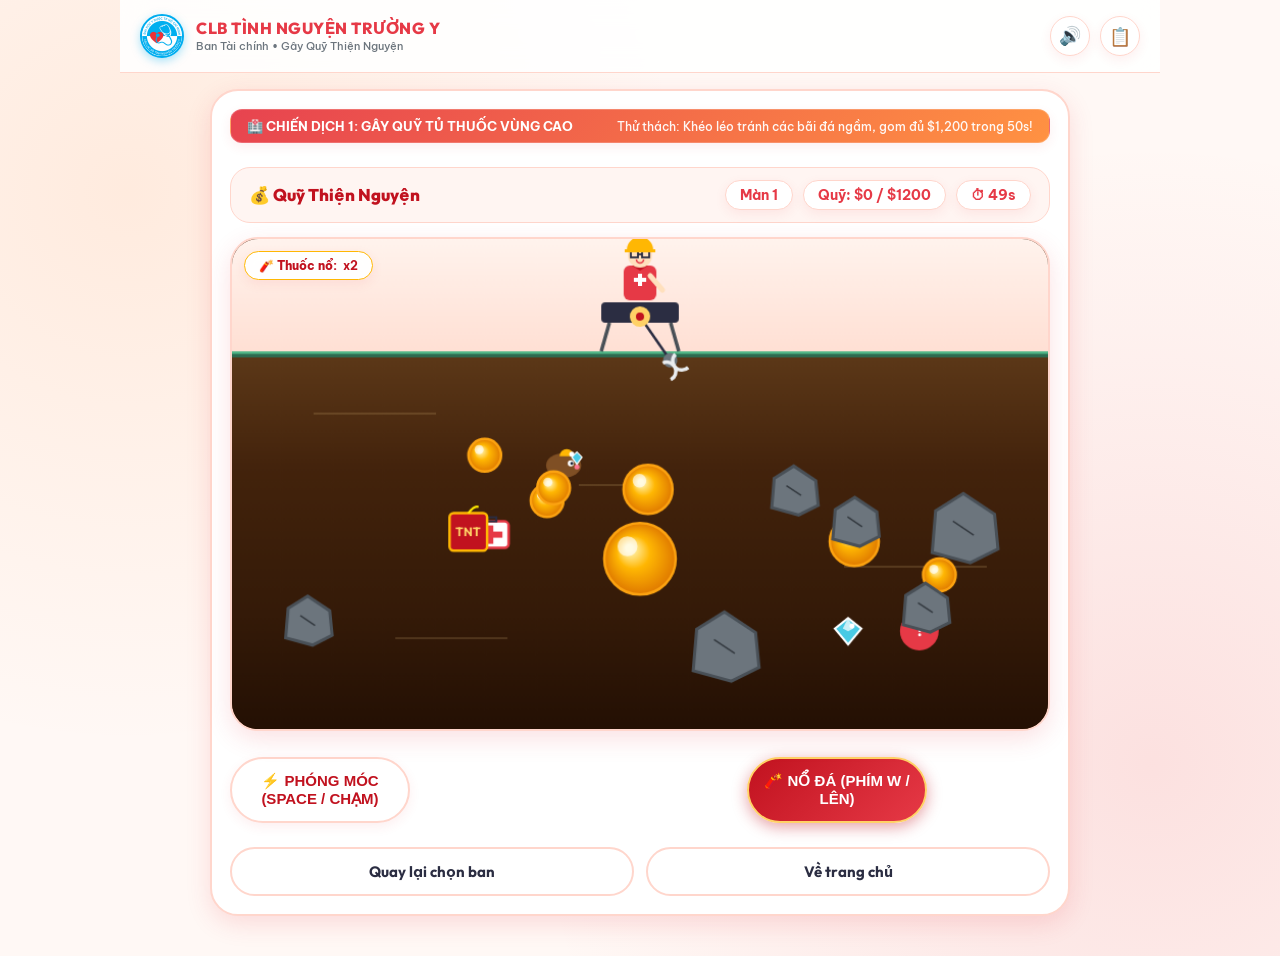
<file: game3.html>
<!DOCTYPE html>
<html lang="vi">
<head>
  <meta charset="UTF-8" />
  <meta name="viewport" content="width=device-width, initial-scale=1.0, maximum-scale=1.0, user-scalable=no" />
  <title>Game 3: Đào Vàng Gây Quỹ - Ban Tài Chính</title>
  <meta name="description" content="Chiến dịch đào vàng gây quỹ từ thiện tình nguyện của Ban Tài Chính - CLB Tình Nguyện Trường Y: Kim cương, Hòm thuốc cứu trợ, Thuốc nổ Dynamite & Quỹ tài trợ khủng!" />
  <link rel="icon" type="image/png" href="assets/club-logo.png" />

  <!-- Google Fonts: Be Vietnam Pro & Outfit -->
  <link rel="preconnect" href="https://fonts.googleapis.com" />
  <link rel="preconnect" href="https://fonts.gstatic.com" crossorigin />
  <link href="https://fonts.googleapis.com/css2?family=Be+Vietnam+Pro:ital,wght@0,400;0,500;0,600;0,700;0,800;1,400&family=Outfit:wght@600;700;800;900&display=swap" rel="stylesheet" />

  <link rel="stylesheet" href="css/style.css" />

  <style>
    /* ==========================================================================
       TINH CHỈNH ĐỒ HỌA SẮC NÉT & HUD CHO GAME 3 BAN TÀI CHÍNH
       ========================================================================== */
    .campaign-banner {
      background: linear-gradient(135deg, rgba(230, 57, 70, 0.95), rgba(255, 140, 56, 0.95));
      color: white;
      padding: 8px 16px;
      border-radius: var(--radius-sm);
      margin-bottom: 10px;
      display: flex;
      justify-content: space-between;
      align-items: center;
      font-size: 13px;
      font-weight: 700;
      box-shadow: var(--shadow-sm);
      border: 1.5px solid rgba(255, 255, 255, 0.2);
    }

    .campaign-desc {
      font-size: 12px;
      font-weight: 500;
      opacity: 0.95;
    }

    .canvas-wrapper {
      position: relative;
      border-radius: var(--radius-lg);
      overflow: hidden;
      box-shadow: var(--shadow-md);
      background: #4a2810;
      border: 2px solid var(--border-color);
    }

    /* Floating Item Details */
    .miner-buff-tag {
      position: absolute;
      top: 12px;
      right: 12px;
      background: rgba(255, 255, 255, 0.94);
      backdrop-filter: blur(6px);
      border: 1.5px solid var(--border-color);
      padding: 6px 14px;
      border-radius: var(--radius-full);
      font-size: 12px;
      font-weight: 800;
      color: var(--primary);
      display: flex;
      align-items: center;
      gap: 6px;
      box-shadow: var(--shadow-sm);
      z-index: 10;
    }

    .miner-dynamite-tag {
      position: absolute;
      top: 12px;
      left: 12px;
      background: rgba(255, 255, 255, 0.94);
      backdrop-filter: blur(6px);
      border: 1.5px solid #ffb703;
      padding: 6px 14px;
      border-radius: var(--radius-full);
      font-size: 12px;
      font-weight: 800;
      color: #c1121f;
      display: flex;
      align-items: center;
      gap: 6px;
      box-shadow: var(--shadow-sm);
      z-index: 10;
      cursor: pointer;
      transition: var(--transition);
    }

    .miner-dynamite-tag:hover {
      transform: scale(1.05);
      background: #fff0eb;
    }

    /* Nút điều khiển đôi */
    .controls-dual-grid {
      display: grid;
      grid-template-columns: 2fr 1.2fr;
      gap: 12px;
      margin-top: 12px;
    }

    .btn-dynamite {
      background: linear-gradient(135deg, #c1121f, #e63946) !important;
      color: white !important;
      border: 2px solid #ffd166 !important;
      font-weight: 800 !important;
      box-shadow: 0 4px 15px rgba(193, 18, 31, 0.4) !important;
    }

    .btn-dynamite:active {
      transform: scale(0.96);
    }

    @media (max-width: 600px) {
      .controls-dual-grid {
        grid-template-columns: 1fr;
      }
    }
  </style>
</head>
<body>

  <div id="app-container">
    <!-- Top Bar -->
    <header class="top-bar">
      <a href="index.html" class="club-brand" title="Về trang chủ">
        <div class="club-logo-badge"><img src="assets/club-logo.png" alt="Logo CLB Tình Nguyện Trường Y" /></div>
        <div class="club-title-wrap">
          <h1 id="brand-name">CLB TÌNH NGUYỆN TRƯỜNG Y</h1>
          <p>Ban Tài chính • Gây Quỹ Thiện Nguyện</p>
        </div>
      </a>

      <div class="top-actions">
        <button class="btn-icon" id="btn-sound-toggle" title="Bật/Tắt âm thanh" aria-label="Âm thanh">
          <span id="sound-icon">🔊</span>
        </button>
        <a href="index.html#section-select" class="btn-icon" title="Chọn ban khác" aria-label="Chọn ban">
          <span>📋</span>
        </a>
      </div>
    </header>

    <!-- Game Arena -->
    <main class="game-arena">
      <!-- Banner Chiến dịch gây quỹ -->
      <div class="campaign-banner" id="campaign-banner">
        <div id="campaign-title">🏥 CHIẾN DỊCH 1: GÂY QUỸ TỦ THUỐC VÙNG CAO</div>
        <div class="campaign-desc" id="campaign-desc">Thu gom kinh phí mua 50 tủ thuốc y tế bản xa!</div>
      </div>

      <div class="game-hud">
        <div class="hud-title">💰 Quỹ Thiện Nguyện</div>
        <div class="hud-stats">
          <span class="hud-pill" id="miner-level-hud">Màn 1</span>
          <span class="hud-pill" id="miner-gold-hud">Quỹ: $0 / $750</span>
          <span class="hud-pill" id="miner-time-hud">⏱ 60s</span>
        </div>
      </div>

      <!-- Canvas Khung Đào Vàng Siêu Nét -->
      <div class="canvas-wrapper">
        <canvas id="canvas-miner" width="800" height="480"></canvas>
        
        <div class="miner-dynamite-tag" id="hud-dynamite-btn" title="Bấm phím W hoặc click vào đây để nổ đá khi lỡ câu trúng!">
          <span>🧨 Thuốc nổ:</span> <strong id="dynamite-count">x2</strong>
        </div>

        <div class="miner-buff-tag" id="hud-buff-tag" style="display: none;">
          <span>⚡ TĂNG TỐC KÉO</span> <span id="buff-time">5s</span>
        </div>
      </div>

      <!-- Nút điều khiển -->
      <div class="controls-dual-grid">
        <button id="btn-miner-drop" class="btn-mobile-ctrl">
          <span>⚡ PHÓNG MÓC (SPACE / CHẠM)</span>
        </button>
        <button id="btn-miner-dynamite" class="btn-mobile-ctrl btn-dynamite">
          <span>🧨 NỔ ĐÁ (PHÍM W / LÊN)</span>
        </button>
      </div>

      <div class="btn-group-dual" style="margin-top: 10px;">
        <a href="index.html#section-select" class="btn-secondary">Quay lại chọn ban</a>
        <a href="index.html" class="btn-secondary">Về trang chủ</a>
      </div>
    </main>
  </div>

  <!-- Modal thông báo kết quả -->
  <div id="game-modal" class="modal-backdrop">
    <div class="modal-card">
      <div class="modal-icon" id="modal-icon">🎉</div>
      <h3 class="modal-title" id="modal-title">Kết quả</h3>
      <p class="modal-message" id="modal-desc">Nội dung thông báo...</p>
      
      <div class="modal-stat-box" id="modal-stat-box"></div>

      <div class="modal-buttons">
        <button id="btn-modal-action" class="btn-primary">Tiếp tục</button>
        <a href="index.html" class="btn-secondary">Về trang chủ</a>
      </div>
    </div>
  </div>

  <!-- Scripts -->
  <script src="js/config.js?v=20260920"></script>
  <script src="js/audio.js"></script>

  <script>
    /**
     * ========================================================================
     * NÂNG CẤP GAME ĐÀO VÀNG BAN TÀI CHÍNH: HI-DPI SẮC NÉT & TÌNH TIẾT HẤP DẪN
     * ========================================================================
     */
    class MinerGameApp {
      constructor() {
        this.canvas = document.getElementById('canvas-miner');
        this.ctx = this.canvas.getContext('2d');
        this.levelHud = document.getElementById('miner-level-hud');
        this.goldHud = document.getElementById('miner-gold-hud');
        this.timeHud = document.getElementById('miner-time-hud');
        this.campaignTitle = document.getElementById('campaign-title');
        this.campaignDesc = document.getElementById('campaign-desc');
        this.dynamiteHudCount = document.getElementById('dynamite-count');
        this.buffTag = document.getElementById('hud-buff-tag');
        this.buffTime = document.getElementById('buff-time');

        this.animId = null;
        this.timerId = null;
        this.isRunning = false;

        // Cấu hình 4 Chiến dịch gây quỹ hấp dẫn với độ khó được nâng cao
        this.campaigns = [
          {
            level: 1,
            target: 1200,
            time: 50,
            title: "🏥 CHIẾN DỊCH 1: GÂY QUỸ TỦ THUỐC VÙNG CAO",
            desc: "Thử thách: Khéo léo tránh các bãi đá ngầm, gom đủ $1,200 trong 50s!"
          },
          {
            level: 2,
            target: 2400,
            time: 45,
            title: "🎓 CHIẾN DỊCH 2: HỌC BỔNG CHO EM ĐẾN TRƯỜNG",
            desc: "Thử thách: Đạt $2,400 trong 45s giữa bãi đá dày đặc và chuột ngầm!"
          },
          {
            level: 3,
            target: 3600,
            time: 40,
            title: "🩺 CHIẾN DỊCH 3: XE KHÁM BỆNH & SIÊU ÂM LƯU ĐỘNG",
            desc: "Thử thách cao cấp: Canh góc chuẩn xác tuyệt đối để đạt $3,600 trong 40s!"
          },
          {
            level: 4,
            target: 5000,
            time: 40,
            title: "🏆 CHIẾN DỊCH 4: XÂY DỰNG TRẠM Y TẾ KIÊN CỐ",
            desc: "Đỉnh cao gây quỹ: Chinh phục mốc $5,000 để hoàn tất đại công trình tình nguyện!"
          }
        ];

        this.currentLevelIdx = 0;
        this.currentGold = 0;
        this.timeLeft = 50;
        this.dynamiteCount = 1;

        // Buff kéo nhanh
        this.speedBuffTimer = 0;

        // Vị trí gốc tời
        this.origin = { x: 400, y: 76 };
        this.hook = {
          angle: 0,
          angleSpeed: 0.046, // Vung nhanh hơn, đòi hỏi căn thời điểm chuẩn xác
          angleDir: 1,
          baseLength: 52,
          currentLength: 52,
          maxLength: 440,
          state: 'swing', // 'swing' | 'shoot' | 'rewind'
          caughtItem: null,
          speed: 9.8 // Tốc độ phóng chân thực, thử thách hơn
        };

        this.items = [];
        this.particles = [];
        this.floatingTexts = [];

        this.initEvents();
      }

      initEvents() {
        window.addEventListener('keydown', (e) => {
          if (e.code === 'Space' || e.key === 'ArrowDown') {
            e.preventDefault();
            this.dropHook();
          } else if (e.code === 'KeyW' || e.key === 'ArrowUp') {
            e.preventDefault();
            this.useDynamite();
          }
        });

        this.canvas.addEventListener('pointerdown', (e) => {
          e.preventDefault();
          this.dropHook();
        });

        document.getElementById('btn-miner-drop').addEventListener('pointerdown', (e) => {
          e.preventDefault();
          this.dropHook();
        });

        document.getElementById('btn-miner-dynamite').addEventListener('pointerdown', (e) => {
          e.preventDefault();
          this.useDynamite();
        });

        document.getElementById('hud-dynamite-btn').addEventListener('click', (e) => {
          e.stopPropagation();
          this.useDynamite();
        });
      }

      init() {
        this.start(0);
      }

      start(levelIndex = 0) {
        this.currentLevelIdx = Math.min(levelIndex, this.campaigns.length - 1);
        const camp = this.campaigns[this.currentLevelIdx];
        this.currentGold = 0;
        this.timeLeft = camp.time;
        this.dynamiteCount = this.currentLevelIdx === 0 ? 2 : 1;
        this.speedBuffTimer = 0;
        this.isRunning = true;

        this.campaignTitle.textContent = camp.title;
        this.campaignDesc.textContent = camp.desc;

        this.resetHook();
        this.spawnItems();
        this.updateHud();

        if (this.animId) cancelAnimationFrame(this.animId);
        if (this.timerId) clearInterval(this.timerId);

        this.timerId = setInterval(() => {
          if (!this.isRunning) return;
          this.timeLeft--;
          if (this.speedBuffTimer > 0) {
            this.speedBuffTimer--;
            if (this.speedBuffTimer <= 0) {
              this.buffTag.style.display = 'none';
            } else {
              this.buffTime.textContent = `${this.speedBuffTimer}s`;
            }
          }
          this.updateHud();
          if (this.timeLeft <= 0) {
            this.handleTimeUp();
          }
        }, 1000);

        this.loop();
      }

      stop() {
        this.isRunning = false;
        if (this.animId) cancelAnimationFrame(this.animId);
        if (this.timerId) clearInterval(this.timerId);
      }

      resetHook() {
        this.hook.state = 'swing';
        this.hook.currentLength = this.hook.baseLength;
        this.hook.caughtItem = null;
      }

      dropHook() {
        if (!this.isRunning) return;
        if (this.hook.state === 'swing') {
          this.hook.state = 'shoot';
          window.sound.playClick();
        }
      }

      useDynamite() {
        if (!this.isRunning) return;
        // Chỉ nổ được khi đang kéo một vật thể
        if (this.hook.state === 'rewind' && this.hook.caughtItem) {
          if (this.dynamiteCount > 0) {
            this.dynamiteCount--;
            this.updateHud();

            const item = this.hook.caughtItem;
            // Hiệu ứng nổ lớn
            this.createExplosion(item.x, item.y, 35);
            window.sound.playExplosion();

            this.addFloatingText(item.x, item.y - 10, "💥 ĐÃ NỔ ĐÁ!", "#ff0055");

            // Giải phóng móc ngay lập tức
            this.hook.caughtItem = null;
            this.hook.currentLength = this.hook.baseLength;
            this.resetHook();
          }
        }
      }

      spawnItems() {
        this.items = [];
        const w = this.canvas.width;
        const h = this.canvas.height;
        const lvl = this.currentLevelIdx;

        // 1. KIM CƯƠNG TÀI TRỢ (💎 Quý hiếm, hitbox nhỏ r=13 đòi hỏi bắn chuẩn)
        const diamondCount = lvl >= 2 ? 2 : 1;
        for (let i = 0; i < diamondCount; i++) {
          this.items.push({
            x: 100 + Math.random() * (w - 200),
            y: 240 + Math.random() * (h - 290),
            radius: 13,
            value: 600,
            weight: 0.8,
            type: 'diamond'
          });
        }

        // 2. CHUỘT ĐÀO HẦM CẮP KIM CƯƠNG (🐹 Thử thách di động ngang ngẫu hứng)
        const moleCount = lvl >= 2 ? 2 : 1;
        for (let i = 0; i < moleCount; i++) {
          const moleY = 220 + i * 110 + Math.random() * 40;
          const moleSpeed = (1.5 + lvl * 0.35) * (i % 2 === 0 ? 1 : -1);
          this.items.push({
            x: 120 + Math.random() * (w - 240),
            y: Math.min(h - 35, moleY),
            vx: moleSpeed,
            radius: 15,
            value: 650,
            weight: 1.0,
            type: 'mole'
          });
        }

        // 3. HÒM THUỐC CỨU TRỢ (💊 Sứ mệnh y tế: $300 + Thưởng 4-5s thời gian)
        this.items.push({
          x: 100 + Math.random() * (w - 200),
          y: 190 + Math.random() * (h - 260),
          radius: 20,
          value: 300,
          bonusTime: Math.max(3, 5 - Math.floor(lvl / 2)),
          weight: 1.4,
          type: 'med-chest'
        });

        // 4. THỎI VÀNG CÁC CỠ (Phân bổ hợp lý theo độ khó)
        // Vàng nhỏ
        const smGoldCount = Math.max(2, 4 - Math.floor(lvl / 2));
        for (let i = 0; i < smGoldCount; i++) {
          this.items.push({
            x: 70 + Math.random() * (w - 140),
            y: 160 + Math.random() * (h - 230),
            radius: 16,
            value: 100,
            weight: 1.2,
            type: 'gold-sm'
          });
        }
        // Vàng vừa
        const mdGoldCount = lvl === 0 ? 2 : 3;
        for (let i = 0; i < mdGoldCount; i++) {
          this.items.push({
            x: 80 + Math.random() * (w - 160),
            y: 210 + Math.random() * (h - 260),
            radius: 24,
            value: 250,
            weight: 2.3,
            type: 'gold-md'
          });
        }
        // Vàng lớn (Nặng, giá trị cao $500)
        const lgGoldCount = lvl >= 1 ? 2 : 1;
        for (let i = 0; i < lgGoldCount; i++) {
          this.items.push({
            x: 110 + Math.random() * (w - 220),
            y: 260 + Math.random() * (h - 310),
            radius: 35,
            value: 500,
            weight: 4.6,
            type: 'gold-lg'
          });
        }

        // 5. HỘP QUÀ NHÀ TÀI TRỢ BÍ ẨN
        this.items.push({
          x: 100 + Math.random() * (w - 200),
          y: 170 + Math.random() * (h - 240),
          radius: 19,
          value: 200,
          weight: 1.3,
          type: 'gift-bag'
        });

        // 6. THÙNG THUỐC NỔ TNT NGẦM
        const tntCount = lvl >= 2 ? 2 : 1;
        for (let i = 0; i < tntCount; i++) {
          this.items.push({
            x: 160 + i * 260 + Math.random() * 80,
            y: 220 + Math.random() * (h - 280),
            radius: 23,
            value: 10,
            weight: 1.0,
            type: 'tnt'
          });
        }

        // 7. ĐÁ TẢNG CHƯỚNG NGẠI (🪨 Nặng, chắn đường hiểm hóc: 6 - 9 tảng)
        const rockCount = 6 + lvl;
        for (let i = 0; i < rockCount; i++) {
          const isHeavyBoulder = i % 3 === 0;
          this.items.push({
            x: 70 + Math.random() * (w - 140),
            y: 170 + Math.random() * (h - 230),
            radius: isHeavyBoulder ? 34 : 24,
            value: isHeavyBoulder ? 20 : 10,
            weight: isHeavyBoulder ? 7.2 : 5.0, // Tảng lớn kéo rất chậm, phạt nặng nếu bắn trượt
            type: 'rock'
          });
        }
      }

      updateHud() {
        const camp = this.campaigns[this.currentLevelIdx];
        this.levelHud.textContent = `Màn ${this.currentLevelIdx + 1}`;
        this.goldHud.textContent = `Quỹ: $${this.currentGold} / $${camp.target}`;
        this.timeHud.textContent = `⏱ ${this.timeLeft}s`;
        this.dynamiteHudCount.textContent = `x${this.dynamiteCount}`;
      }

      loop() {
        if (!this.isRunning) return;
        this.update();
        this.draw();
        this.animId = requestAnimationFrame(() => this.loop());
      }

      update() {
        const h = this.hook;

        // Cập nhật vị trí chuột đào hầm chạy ngang
        for (const it of this.items) {
          if (it.type === 'mole') {
            it.x += it.vx;
            if (it.x > this.canvas.width - 65) {
              it.x = this.canvas.width - 65;
              it.vx = -Math.abs(it.vx);
            } else if (it.x < 65) {
              it.x = 65;
              it.vx = Math.abs(it.vx);
            }
          }
        }

        // Góc lắc lư dây câu
        if (h.state === 'swing') {
          h.angle += h.angleSpeed * h.angleDir;
          if (h.angle > 1.25) {
            h.angle = 1.25;
            h.angleDir = -1;
          } else if (h.angle < -1.25) {
            h.angle = -1.25;
            h.angleDir = 1;
          }
        } else if (h.state === 'shoot') {
          h.currentLength += h.speed;

          const hookX = this.origin.x + Math.sin(h.angle) * h.currentLength;
          const hookY = this.origin.y + Math.cos(h.angle) * h.currentLength;

          // Va chạm mép tường
          if (
            hookX < 20 || hookX > this.canvas.width - 20 ||
            hookY > this.canvas.height - 20 ||
            h.currentLength >= h.maxLength
          ) {
            h.state = 'rewind';
          }

          // Va chạm vật thể dưới đất
          for (let i = 0; i < this.items.length; i++) {
            const it = this.items[i];
            const dist = Math.hypot(hookX - it.x, hookY - it.y);
            if (dist < it.radius + 12) {
              this.items.splice(i, 1);

              // Nếu bắn trúng thùng TNT -> Nổ tung!
              if (it.type === 'tnt') {
                this.triggerTNTExplosion(it.x, it.y);
                h.state = 'rewind';
                h.caughtItem = null;
                break;
              }

              window.sound.playClick();
              h.caughtItem = it;
              h.state = 'rewind';
              break;
            }
          }
        } else if (h.state === 'rewind') {
          let weightFactor = h.caughtItem ? h.caughtItem.weight : 0.8;
          // Nếu đang có buff Nước Tăng Lực -> Kéo cực nhanh
          if (this.speedBuffTimer > 0) {
            weightFactor = Math.min(1.0, weightFactor * 0.4);
          }

          const rewindSpeed = Math.max(1.8, (h.speed * (this.speedBuffTimer > 0 ? 1.6 : 1.0)) / weightFactor);
          h.currentLength -= rewindSpeed;

          if (h.caughtItem) {
            h.caughtItem.x = this.origin.x + Math.sin(h.angle) * h.currentLength;
            h.caughtItem.y = this.origin.y + Math.cos(h.angle) * h.currentLength;
          }

          // Thu móc về tới bệ kéo
          if (h.currentLength <= h.baseLength) {
            if (h.caughtItem) {
              this.handleItemLanded(h.caughtItem);
            }
            this.resetHook();
          }
        }

        // Cập nhật hiệu ứng hạt & chữ bay
        this.updateEffects();
      }

      triggerTNTExplosion(tntX, tntY) {
        this.createExplosion(tntX, tntY, 50);
        window.sound.playExplosion();
        this.addFloatingText(tntX, tntY - 15, "💣 TNT PHÁ NỔ!", "#ff0055");

        // Nổ phá các tảng đá xung quanh trong bán kính 110px
        for (let i = this.items.length - 1; i >= 0; i--) {
          const it = this.items[i];
          const d = Math.hypot(it.x - tntX, it.y - tntY);
          if (d < 110 && it.type === 'rock') {
            this.createExplosion(it.x, it.y, 20);
            this.items.splice(i, 1);
          }
        }
      }

      handleItemLanded(item) {
        if (item.type === 'diamond') {
          window.sound.playDiamond();
          this.currentGold += item.value;
          this.addFloatingText(this.origin.x, this.origin.y - 20, `+$${item.value} 💎 KIM CƯƠNG!`, '#06d6a0');
        } else if (item.type === 'mole') {
          window.sound.playDiamond();
          this.currentGold += item.value;
          this.addFloatingText(this.origin.x, this.origin.y - 20, `+$${item.value} 🐹 CHUỘT MANG KIM CƯƠNG!`, '#06d6a0');
        } else if (item.type === 'med-chest') {
          window.sound.playCoin();
          this.currentGold += item.value;
          this.timeLeft += item.bonusTime;
          this.addFloatingText(this.origin.x, this.origin.y - 20, `+$${item.value} 💊 +${item.bonusTime}s THỜI GIAN!`, '#e63946');
        } else if (item.type === 'gift-bag') {
          window.sound.playPowerup();
          const r = Math.random();
          if (r < 0.35) {
            // Tặng thuốc nổ
            this.dynamiteCount++;
            this.addFloatingText(this.origin.x, this.origin.y - 20, `🎁 +1 THUỐC NỔ DYNAMITE! 🧨`, '#ff8c38');
          } else if (r < 0.7) {
            // Tặng nước tăng lực kéo siêu tốc
            this.speedBuffTimer = 12;
            this.buffTag.style.display = 'flex';
            this.buffTime.textContent = `${this.speedBuffTimer}s`;
            this.addFloatingText(this.origin.x, this.origin.y - 20, `⚡ TĂNG TỐC KÉO X2 (12s)!`, '#ffd166');
          } else {
            // Tiền tài trợ khủng
            const bigGold = 500;
            this.currentGold += bigGold;
            this.addFloatingText(this.origin.x, this.origin.y - 20, `🎁 TÀI TRỢ KHỦNG +$${bigGold}!`, '#059669');
          }
        } else {
          // Vàng hoặc đá
          window.sound.playCoin();
          this.currentGold += item.value;
          this.addFloatingText(this.origin.x, this.origin.y - 20, `+$${item.value}`, item.type === 'rock' ? '#adb5bd' : '#ffb703');
        }

        this.updateHud();
      }

      createExplosion(x, y, count = 30) {
        for (let i = 0; i < count; i++) {
          this.particles.push({
            x: x,
            y: y,
            vx: (Math.random() - 0.5) * 220,
            vy: (Math.random() - 0.5) * 220,
            color: ['#e63946', '#ff8c38', '#ffd166', '#ffffff'][Math.floor(Math.random() * 4)],
            size: Math.random() * 6 + 3,
            life: 0.6
          });
        }
      }

      addFloatingText(x, y, text, color = '#ffd166') {
        this.floatingTexts.push({
          x: x,
          y: y,
          text: text,
          color: color,
          alpha: 1.0,
          vy: -1.4
        });
      }

      updateEffects() {
        // Hạt nổ
        for (let i = this.particles.length - 1; i >= 0; i--) {
          const pt = this.particles[i];
          pt.x += pt.vx * 0.016;
          pt.y += pt.vy * 0.016;
          pt.life -= 0.02;
          if (pt.life <= 0) {
            this.particles.splice(i, 1);
          }
        }

        // Chữ bay
        for (let i = this.floatingTexts.length - 1; i >= 0; i--) {
          const ft = this.floatingTexts[i];
          ft.y += ft.vy;
          ft.alpha -= 0.018;
          if (ft.alpha <= 0) {
            this.floatingTexts.splice(i, 1);
          }
        }
      }

      draw() {
        const w = this.canvas.width;
        const h = this.canvas.height;
        const ctx = this.ctx;
        ctx.clearRect(0, 0, w, h);

        // 1. Mặt đất tầng trên (Nền trời + mặt bệ máy)
        const skyGrad = ctx.createLinearGradient(0, 0, 0, 115);
        skyGrad.addColorStop(0, '#fff3ed');
        skyGrad.addColorStop(1, '#ffdfd3');
        ctx.fillStyle = skyGrad;
        ctx.fillRect(0, 0, w, 115);

        // 2. Lòng đất sâu (Gradient giàu tầng khoáng sản)
        const earthGrad = ctx.createLinearGradient(0, 115, 0, h);
        earthGrad.addColorStop(0, '#5c3818');
        earthGrad.addColorStop(0.3, '#43230c');
        earthGrad.addColorStop(0.7, '#341a08');
        earthGrad.addColorStop(1, '#241004');
        ctx.fillStyle = earthGrad;
        ctx.fillRect(0, 115, w, h - 115);

        // Đốm quặng khoáng lấp lánh trong đất
        ctx.fillStyle = 'rgba(255, 220, 150, 0.15)';
        ctx.fillRect(80, 170, 120, 2);
        ctx.fillRect(340, 240, 90, 2);
        ctx.fillRect(600, 320, 140, 2);
        ctx.fillRect(160, 390, 110, 2);

        // 3. Đường ranh giới mặt đất & cỏ xanh
        ctx.fillStyle = '#2d6a4f';
        ctx.fillRect(0, 110, w, 6);
        ctx.fillStyle = '#52b788';
        ctx.fillRect(0, 110, w, 2.5);

        // 4. Vẽ các vật phẩm dưới lòng đất sắc nét
        this.items.forEach(it => this.drawItem(it));
        if (this.hook.caughtItem) {
          this.drawItem(this.hook.caughtItem);
        }

        // 5. Vẽ dây câu
        const hookTipX = this.origin.x + Math.sin(this.hook.angle) * this.hook.currentLength;
        const hookTipY = this.origin.y + Math.cos(this.hook.angle) * this.hook.currentLength;

        // Dây thép bện xoắn
        ctx.strokeStyle = '#2b2d42';
        ctx.lineWidth = 2.5;
        ctx.beginPath();
        ctx.moveTo(this.origin.x, this.origin.y);
        ctx.lineTo(hookTipX, hookTipY);
        ctx.stroke();

        // 6. Đầu móc câu cơ khí hợp kim sắc bén
        ctx.save();
        ctx.translate(hookTipX, hookTipY);
        ctx.rotate(-this.hook.angle);

        // Trục xoay móc
        ctx.fillStyle = '#6c757d';
        ctx.beginPath();
        ctx.arc(0, 0, 7, 0, Math.PI * 2);
        ctx.fill();

        // 2 Ngàm móc thép mạ crom bóng bẩy
        ctx.strokeStyle = '#e9ecef';
        ctx.lineWidth = 3.5;
        ctx.beginPath();
        ctx.arc(-9, 7, 9, -Math.PI * 0.45, Math.PI * 0.55);
        ctx.stroke();
        ctx.beginPath();
        ctx.arc(9, 7, 9, Math.PI * 0.45, Math.PI * 1.45);
        ctx.stroke();

        ctx.restore();

        // 7. Vẽ Thủ quỹ Áo Đỏ và Cỗ máy kéo vàng
        this.drawMinerHQ();

        // 8. Hạt hiệu ứng nổ
        this.particles.forEach(pt => {
          ctx.fillStyle = pt.color;
          ctx.beginPath();
          ctx.arc(pt.x, pt.y, pt.size * (pt.life > 0.3 ? 1 : pt.life * 3), 0, Math.PI * 2);
          ctx.fill();
        });

        // 9. Hiệu ứng văn bản bay
        this.floatingTexts.forEach(ft => {
          ctx.save();
          ctx.globalAlpha = Math.max(0, ft.alpha);
          ctx.fillStyle = ft.color;
          ctx.font = 'bold 15px Outfit, sans-serif';
          ctx.textAlign = 'center';
          ctx.shadowColor = 'rgba(0, 0, 0, 0.6)';
          ctx.shadowBlur = 4;
          ctx.fillText(ft.text, ft.x, ft.y);
          ctx.restore();
        });
      }

      /**
       * VẼ CÁC VẬT PHẨM LÒNG ĐẤT SIÊU SẮC NÉT
       */
      drawItem(it) {
        const ctx = this.ctx;
        ctx.save();
        ctx.translate(it.x, it.y);

        if (it.type === 'diamond') {
          // 💎 KIM CƯƠNG TÀI TRỢ LẤP LÁNH
          ctx.fillStyle = '#48cae4';
          ctx.strokeStyle = '#ffffff';
          ctx.lineWidth = 2;
          ctx.beginPath();
          ctx.moveTo(0, -it.radius);
          ctx.lineTo(it.radius, -it.radius * 0.2);
          ctx.lineTo(0, it.radius);
          ctx.lineTo(-it.radius, -it.radius * 0.2);
          ctx.closePath();
          ctx.fill();
          ctx.stroke();

          // Mặt cắt phản quang
          ctx.fillStyle = 'rgba(255, 255, 255, 0.7)';
          ctx.beginPath();
          ctx.moveTo(0, -it.radius);
          ctx.lineTo(it.radius * 0.4, -it.radius * 0.2);
          ctx.lineTo(0, 0);
          ctx.lineTo(-it.radius * 0.4, -it.radius * 0.2);
          ctx.closePath();
          ctx.fill();

          // Tia sáng nhấp nháy
          ctx.fillStyle = '#ffffff';
          ctx.beginPath();
          ctx.arc(it.radius * 0.3, -it.radius * 0.4, 2.5, 0, Math.PI * 2);
          ctx.fill();
        } else if (it.type === 'mole') {
          // 🐹 CHUỘT ĐÀO HẦM CẮP KIM CƯƠNG
          const dir = (it.vx || 1) >= 0 ? 1 : -1;
          ctx.scale(dir, 1);

          // Thân chuột
          ctx.fillStyle = '#7f4f24';
          ctx.beginPath();
          ctx.ellipse(0, 0, it.radius * 1.15, it.radius * 0.8, 0, 0, Math.PI * 2);
          ctx.fill();

          // Mũ bảo hộ thợ mỏ vàng
          ctx.fillStyle = '#ffb703';
          ctx.beginPath();
          ctx.arc(3, -it.radius * 0.6, 7, Math.PI, 0);
          ctx.fill();

          // Đèn pin trên mũ
          ctx.fillStyle = '#ffffff';
          ctx.beginPath();
          ctx.arc(8, -it.radius * 0.6 - 2, 2.5, 0, Math.PI * 2);
          ctx.fill();

          // Mắt chuột
          ctx.fillStyle = '#ffffff';
          ctx.beginPath();
          ctx.arc(7, -2, 3, 0, Math.PI * 2);
          ctx.fill();
          ctx.fillStyle = '#1e293b';
          ctx.beginPath();
          ctx.arc(8, -2, 1.5, 0, Math.PI * 2);
          ctx.fill();

          // Mũi hồng
          ctx.fillStyle = '#ff758f';
          ctx.beginPath();
          ctx.arc(13, 1.5, 2.5, 0, Math.PI * 2);
          ctx.fill();

          // Kim cương óng ánh đang cắp
          ctx.save();
          ctx.translate(13, -7);
          ctx.fillStyle = '#48cae4';
          ctx.strokeStyle = '#ffffff';
          ctx.lineWidth = 1.2;
          ctx.beginPath();
          ctx.moveTo(0, -6);
          ctx.lineTo(5, -1);
          ctx.lineTo(0, 6);
          ctx.lineTo(-5, -1);
          ctx.closePath();
          ctx.fill();
          ctx.stroke();
          ctx.restore();
        } else if (it.type === 'med-chest') {
          // 💊 HÒM THUỐC CỨU TRỢ VIỆN TRỢ
          const w = it.radius * 1.8;
          const h = it.radius * 1.3;
          ctx.fillStyle = '#ffffff';
          ctx.strokeStyle = '#e63946';
          ctx.lineWidth = 2.5;
          ctx.beginPath();
          ctx.roundRect(-w/2, -h/2, w, h, 4);
          ctx.fill();
          ctx.stroke();

          // Chữ thập đỏ nổi bật
          ctx.fillStyle = '#e63946';
          ctx.fillRect(-3, -h/2 + 4, 6, h - 8);
          ctx.fillRect(-w/2 + 6, -3, w - 12, 6);

          // Quai xách
          ctx.strokeStyle = '#2b2d42';
          ctx.lineWidth = 2;
          ctx.strokeRect(-6, -h/2 - 4, 12, 4);
        } else if (it.type === 'gift-bag') {
          // 🎁 TÚI QUÀ NHÀ TÀI TRỢ BÍ ẨN
          ctx.fillStyle = '#e63946';
          ctx.beginPath();
          ctx.arc(0, 2, it.radius, 0, Math.PI * 2);
          ctx.fill();

          // Nơ thắt vàng
          ctx.fillStyle = '#ffd166';
          ctx.beginPath();
          ctx.moveTo(-10, -it.radius + 2);
          ctx.lineTo(10, -it.radius + 2);
          ctx.lineTo(0, -it.radius + 10);
          ctx.closePath();
          ctx.fill();

          // Dấu hỏi vàng
          ctx.fillStyle = '#ffffff';
          ctx.font = 'bold 16px Outfit, sans-serif';
          ctx.textAlign = 'center';
          ctx.fillText('?', 0, 7);
        } else if (it.type === 'tnt') {
          // 💣 THÙNG THUỐC NỔ TNT
          const s = it.radius * 1.6;
          ctx.fillStyle = '#c1121f';
          ctx.strokeStyle = '#ffb703';
          ctx.lineWidth = 2.5;
          ctx.beginPath();
          ctx.roundRect(-s/2, -s/2, s, s, 4);
          ctx.fill();
          ctx.stroke();

          // Nhãn TNT
          ctx.fillStyle = '#ffd166';
          ctx.font = 'bold 12px Outfit, sans-serif';
          ctx.textAlign = 'center';
          ctx.fillText('TNT', 0, 4);

          // Ngòi nổ
          ctx.strokeStyle = '#ffea00';
          ctx.lineWidth = 2;
          ctx.beginPath();
          ctx.moveTo(0, -s/2);
          ctx.quadraticCurveTo(6, -s/2 - 8, 10, -s/2 - 6);
          ctx.stroke();
        } else if (it.type.startsWith('gold')) {
          // 💰 THỎI VÀNG CÁC CỠ SẮC NÉT
          const r = it.radius;
          const goldGrad = ctx.createRadialGradient(-r * 0.3, -r * 0.3, r * 0.1, 0, 0, r);
          goldGrad.addColorStop(0, '#fff3b0');
          goldGrad.addColorStop(0.4, '#ffb703');
          goldGrad.addColorStop(1, '#e07a00');
          ctx.fillStyle = goldGrad;
          ctx.strokeStyle = '#fca311';
          ctx.lineWidth = 2.5;
          ctx.beginPath();
          ctx.arc(0, 0, r, 0, Math.PI * 2);
          ctx.fill();
          ctx.stroke();

          // Vệt sáng bóng loáng
          ctx.fillStyle = 'rgba(255, 255, 255, 0.65)';
          ctx.beginPath();
          ctx.arc(-r * 0.35, -r * 0.35, r * 0.28, 0, Math.PI * 2);
          ctx.fill();
        } else {
          // 🪨 ĐÁ TẢNG GÓC CẠNH
          const r = it.radius;
          ctx.fillStyle = '#6c757d';
          ctx.strokeStyle = '#495057';
          ctx.lineWidth = 3;
          ctx.beginPath();
          ctx.moveTo(-r * 0.8, -r * 0.5);
          ctx.lineTo(0, -r);
          ctx.lineTo(r * 0.9, -r * 0.4);
          ctx.lineTo(r, r * 0.6);
          ctx.lineTo(r * 0.2, r);
          ctx.lineTo(-r * 0.9, r * 0.7);
          ctx.closePath();
          ctx.fill();
          ctx.stroke();

          // Vân rạn nứt
          ctx.strokeStyle = '#343a40';
          ctx.lineWidth = 1.5;
          ctx.beginPath();
          ctx.moveTo(-r * 0.3, -r * 0.2);
          ctx.lineTo(r * 0.3, r * 0.2);
          ctx.stroke();
        }

        ctx.restore();
      }

      /**
       * THỦ QUỸ ÁO ĐỎ & MÁY TỜI CƠ KHÍ SẮC NÉT
       */
      drawMinerHQ() {
        const ctx = this.ctx;
        const ox = this.origin.x;
        const oy = this.origin.y;

        ctx.save();

        // 1. Cỗ máy tời ròng rọc
        ctx.fillStyle = '#2b2d42';
        ctx.beginPath();
        ctx.roundRect(ox - 38, oy - 14, 76, 20, 4);
        ctx.fill();

        // Bánh răng quay
        const gearAngle = this.hook.currentLength * 0.15;
        ctx.save();
        ctx.translate(ox, oy);
        ctx.rotate(gearAngle);
        ctx.fillStyle = '#ffd166';
        ctx.beginPath();
        ctx.arc(0, 0, 10, 0, Math.PI * 2);
        ctx.fill();
        ctx.fillStyle = '#c1121f';
        ctx.beginPath();
        ctx.arc(0, 0, 4, 0, Math.PI * 2);
        ctx.fill();
        ctx.restore();

        // Chân giá đỡ máy tời
        ctx.strokeStyle = '#495057';
        ctx.lineWidth = 3.5;
        ctx.beginPath();
        ctx.moveTo(ox - 30, oy + 6);
        ctx.lineTo(ox - 38, 110);
        ctx.moveTo(ox + 30, oy + 6);
        ctx.lineTo(ox + 38, 110);
        ctx.stroke();

        // 2. Nhân vật Thủ quỹ Tình nguyện Áo đỏ
        // Thân áo đỏ
        ctx.fillStyle = '#e63946';
        ctx.beginPath();
        ctx.roundRect(ox - 16, oy - 50, 32, 34, 6);
        ctx.fill();

        // Biểu tượng chữ thập trắng tình nguyện
        ctx.fillStyle = '#ffffff';
        ctx.fillRect(ox - 2, oy - 42, 4, 12);
        ctx.fillRect(ox - 6, oy - 38, 12, 4);

        // Cổ áo
        ctx.fillStyle = '#c1121f';
        ctx.beginPath();
        ctx.moveTo(ox - 8, oy - 50);
        ctx.lineTo(ox, oy - 45);
        ctx.lineTo(ox + 8, oy - 50);
        ctx.fill();

        // Đầu anime
        ctx.fillStyle = '#ffe0bd';
        ctx.beginPath();
        ctx.arc(ox, oy - 60, 12, 0, Math.PI * 2);
        ctx.fill();

        // Mắt & Kính tri thức của Thủ Quỹ
        ctx.strokeStyle = '#2b2d42';
        ctx.lineWidth = 1.8;
        ctx.strokeRect(ox - 9, oy - 64, 7, 6);
        ctx.strokeRect(ox + 2, oy - 64, 7, 6);
        ctx.beginPath();
        ctx.moveTo(ox - 2, oy - 61);
        ctx.lineTo(ox + 2, oy - 61);
        ctx.stroke();

        // Nụ cười tự tin
        ctx.strokeStyle = '#e63946';
        ctx.lineWidth = 1.5;
        ctx.beginPath();
        ctx.arc(ox, oy - 56, 3.5, 0, Math.PI);
        ctx.stroke();

        // Mũ bảo hộ vàng hoặc nón tình nguyện
        ctx.fillStyle = '#ffb703';
        ctx.beginPath();
        ctx.arc(ox, oy - 65, 13, Math.PI, Math.PI * 2);
        ctx.fill();
        ctx.fillRect(ox - 15, oy - 66, 30, 3);

        // Cánh tay quay cần gạt
        ctx.strokeStyle = '#ffe0bd';
        ctx.lineWidth = 5;
        ctx.lineCap = 'round';
        ctx.beginPath();
        ctx.moveTo(ox + 10, oy - 40);
        ctx.lineTo(ox + 22, oy - 26);
        ctx.stroke();

        ctx.restore();
      }

      handleTimeUp() {
        this.stop();
        const camp = this.campaigns[this.currentLevelIdx];
        const modal = document.getElementById('game-modal');
        const modalIcon = document.getElementById('modal-icon');
        const modalTitle = document.getElementById('modal-title');
        const modalDesc = document.getElementById('modal-desc');
        const modalStat = document.getElementById('modal-stat-box');
        const actionBtn = document.getElementById('btn-modal-action');

        if (this.currentGold >= camp.target) {
          window.sound.playWin();
          const nextLvl = this.currentLevelIdx + 1;
          if (nextLvl < this.campaigns.length) {
            modalIcon.textContent = '🎉';
            modalTitle.textContent = 'Hoàn Thành Xuất Sắc Chiến Dịch!';
            modalDesc.innerHTML = `Chúc mừng bạn! Bạn đã gây quỹ thành công <strong>$${this.currentGold}</strong> (Mục tiêu: $${camp.target}) để mua thuốc và hỗ trợ bà con!`;
            modalStat.innerHTML = `<div>Chiến dịch tiếp theo: <strong>${this.campaigns[nextLvl].title}</strong></div><div>Mục tiêu tài trợ: <strong>$${this.campaigns[nextLvl].target}</strong></div>`;
            actionBtn.textContent = 'Tiến vào Chiến Dịch Tiếp Theo ➔';
            actionBtn.onclick = () => {
              modal.classList.remove('active');
              this.start(nextLvl);
            };
          } else {
            modalIcon.textContent = '🏆';
            modalTitle.textContent = 'Đại Sứ Quỹ Từ Thiện Toàn Năng!';
            modalDesc.textContent = 'Xuất sắc tuyệt vời! Bạn đã hoàn thành toàn bộ 4 Chiến dịch tài chính lớn, đặt nền móng xây dựng trạm y tế vững chắc cho đồng bào!';
            modalStat.innerHTML = `<div>Tổng ngân quỹ gây dựng: <strong>$${this.currentGold}</strong></div><div>Danh hiệu: <strong>Thần Tài Áo Đỏ Vĩ Đại 🌟</strong></div>`;
            actionBtn.textContent = 'Chơi lại từ đầu';
            actionBtn.onclick = () => {
              modal.classList.remove('active');
              this.start(0);
            };
          }
        } else {
          window.sound.playHit();
          modalIcon.textContent = '💔';
          modalTitle.textContent = 'Chiến Dịch Chưa Đạt Mục Tiêu!';
          modalDesc.innerHTML = `Bạn thu được <strong>$${this.currentGold}</strong> / $${camp.target}. Còn thiếu một chút nữa thôi, cùng cố gắng gom đủ kinh phí nhé!`;
          modalStat.innerHTML = `<div>Số tiền còn thiếu: <strong>$${camp.target - this.currentGold}</strong></div>`;
          actionBtn.textContent = 'Thử sức lại';
          actionBtn.onclick = () => {
            modal.classList.remove('active');
            this.start(this.currentLevelIdx);
          };
        }

        modal.classList.add('active');
      }
    }

    // Khởi động game
    window.addEventListener('DOMContentLoaded', () => {
      const game = new MinerGameApp();
      game.init();
    });
  </script>
</body>
</html>
</file>
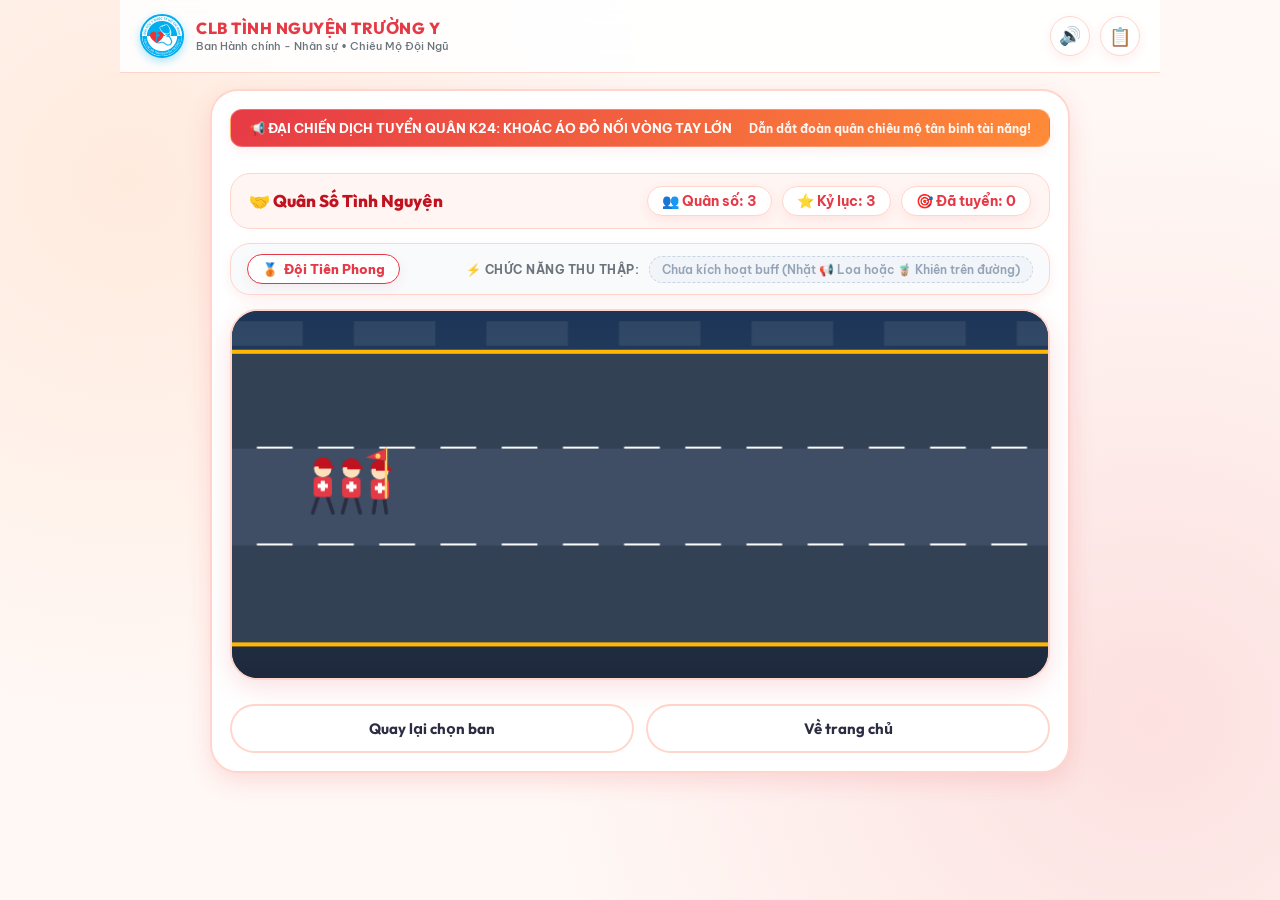
<file: game4.html>
<!DOCTYPE html>
<html lang="vi">
<head>
  <meta charset="UTF-8" />
  <meta name="viewport" content="width=device-width, initial-scale=1.0, maximum-scale=1.0, user-scalable=no" />
  <title>Game 4: Quản Lý Nhân Lực - Ban Hành Chính & Nhân Sự</title>
  <meta name="description" content="Đại chiến dịch tuyển quân K24 chiêu mộ đội ngũ áo đỏ của Ban Hành Chính - Nhân Sự: Loa phát thanh hút ứng viên, Trà sữa khiên bất tử, Hồ sơ vàng & danh hiệu Đại gia đình vững mạnh!" />
  <link rel="icon" type="image/png" href="assets/club-logo.png" />

  <!-- Google Fonts: Be Vietnam Pro & Outfit -->
  <link rel="preconnect" href="https://fonts.googleapis.com" />
  <link rel="preconnect" href="https://fonts.gstatic.com" crossorigin />
  <link href="https://fonts.googleapis.com/css2?family=Be+Vietnam+Pro:ital,wght@0,400;0,500;0,600;0,700;0,800;1,400&family=Outfit:wght@600;700;800;900&display=swap" rel="stylesheet" />

  <link rel="stylesheet" href="css/style.css" />

  <style>
    /* ==========================================================================
       TINH CHỈNH ĐỒ HỌA SẮC NÉT & HUD CHO GAME 4 BAN NHÂN SỰ
       ========================================================================== */
    .campaign-banner-squad {
      background: linear-gradient(135deg, #e63946, #ff8c38);
      color: white;
      padding: 10px 18px;
      border-radius: var(--radius-sm);
      margin-bottom: 12px;
      display: flex;
      justify-content: space-between;
      align-items: center;
      font-size: 13px;
      font-weight: 700;
      box-shadow: var(--shadow-sm);
      border: 1.5px solid rgba(255, 255, 255, 0.25);
    }

    .canvas-wrapper {
      position: relative;
      border-radius: var(--radius-lg);
      overflow: hidden;
      box-shadow: var(--shadow-md);
      background: #1d3557;
      border: 2px solid var(--border-color);
    }

    /* ==========================================================================
       BẢNG CHỨC NĂNG THU THẬP RIÊNG BIỆT (KHÔNG CHE ĐƯỜNG ĐI)
       ========================================================================== */
    .squad-features-panel {
      background: #f8fafc;
      border: 1.5px solid var(--border-color);
      border-radius: var(--radius-md);
      padding: 10px 16px;
      display: flex;
      justify-content: space-between;
      align-items: center;
      flex-wrap: wrap;
      gap: 12px;
      box-shadow: var(--shadow-sm);
    }

    .features-rank-wrap {
      display: flex;
      align-items: center;
      gap: 8px;
    }

    .rank-badge-tag-external {
      background: white;
      border: 1.5px solid var(--primary);
      padding: 6px 14px;
      border-radius: var(--radius-full);
      font-size: 13px;
      font-weight: 800;
      color: var(--primary);
      display: inline-flex;
      align-items: center;
      gap: 6px;
      box-shadow: var(--shadow-sm);
    }

    .features-buffs-wrap {
      display: flex;
      align-items: center;
      gap: 10px;
      flex-wrap: wrap;
    }

    .buff-slot-title {
      font-size: 12px;
      font-weight: 700;
      color: var(--text-muted);
      text-transform: uppercase;
      letter-spacing: 0.5px;
    }

    .active-buff-container-external {
      display: flex;
      align-items: center;
      gap: 8px;
      flex-wrap: wrap;
    }

    .buff-badge {
      background: white;
      padding: 6px 14px;
      border-radius: var(--radius-full);
      font-size: 12px;
      font-weight: 800;
      display: inline-flex;
      align-items: center;
      gap: 6px;
      box-shadow: var(--shadow-sm);
      animation: pulse 1s infinite alternate;
    }

    .buff-badge.magnet {
      border: 1.5px solid #ffb703;
      color: #d90429;
      background: #fffdf0;
    }

    .buff-badge.shield {
      border: 1.5px solid #06d6a0;
      color: #059669;
      background: #f0fdf4;
    }

    .buff-empty-hint {
      font-size: 12px;
      font-weight: 600;
      color: #94a3b8;
      background: #f1f5f9;
      border: 1px dashed #cbd5e1;
      padding: 5px 12px;
      border-radius: var(--radius-full);
      display: inline-flex;
      align-items: center;
    }

    @keyframes pulse {
      from { transform: scale(1); }
      to { transform: scale(1.04); }
    }
  </style>
</head>
<body>

  <div id="app-container">
    <!-- Top Bar -->
    <header class="top-bar">
      <a href="index.html" class="club-brand" title="Về trang chủ">
        <div class="club-logo-badge"><img src="assets/club-logo.png" alt="Logo CLB Tình Nguyện Trường Y" /></div>
        <div class="club-title-wrap">
          <h1 id="brand-name">CLB TÌNH NGUYỆN TRƯỜNG Y</h1>
          <p>Ban Hành chính - Nhân sự • Chiêu Mộ Đội Ngũ</p>
        </div>
      </a>

      <div class="top-actions">
        <button class="btn-icon" id="btn-sound-toggle" title="Bật/Tắt âm thanh" aria-label="Âm thanh">
          <span id="sound-icon">🔊</span>
        </button>
        <a href="index.html#section-select" class="btn-icon" title="Chọn ban khác" aria-label="Chọn ban">
          <span>📋</span>
        </a>
      </div>
    </header>

    <!-- Game Arena -->
    <main class="game-arena">
      <!-- Banner Chiến dịch tuyển quân K24 -->
      <div class="campaign-banner-squad">
        <div>📢 ĐẠI CHIẾN DỊCH TUYỂN QUÂN K24: KHOÁC ÁO ĐỎ NỐI VÒNG TAY LỚN</div>
        <div style="font-size: 12px; opacity: 0.95;">Dẫn dắt đoàn quân chiêu mộ tân binh tài năng!</div>
      </div>

      <div class="game-hud">
        <div class="hud-title">🤝 Quân Số Tình Nguyện</div>
        <div class="hud-stats">
          <span class="hud-pill" id="squad-count-hud">👥 Quân số: 3</span>
          <span class="hud-pill" id="squad-peak-hud">⭐ Kỷ lục: 3</span>
          <span class="hud-pill" id="squad-total-hud">🎯 Đã tuyển: 0</span>
        </div>
      </div>

      <!-- BẢNG CHỨC NĂNG THU THẬP RIÊNG BIỆT (KHÔNG CHE ĐƯỜNG ĐI) -->
      <div class="squad-features-panel">
        <div class="features-rank-wrap">
          <div class="rank-badge-tag-external" id="rank-badge-tag">
            <span id="rank-icon">🥉</span> <span id="rank-title">Đội Tiên Phong</span>
          </div>
        </div>

        <div class="features-buffs-wrap">
          <div class="buff-slot-title">⚡ Chức Năng Thu Thập:</div>
          <div class="active-buff-container-external">
            <div class="buff-badge magnet" id="buff-magnet-tag" style="display: none;">
              <span>📢 HÚT TÂN BINH (3 LÀN)</span> <strong id="magnet-time">7s</strong>
            </div>
            <div class="buff-badge shield" id="buff-shield-tag" style="display: none;">
              <span>🧋 KHIÊN BẤT TỬ PHÁ ĐÁ</span> <strong id="shield-time">5s</strong>
            </div>
            <div class="buff-empty-hint" id="buff-empty-hint">
              <span>Chưa kích hoạt buff (Nhặt 📢 Loa hoặc 🧋 Khiên trên đường)</span>
            </div>
          </div>
        </div>
      </div>

      <!-- Canvas Khung Trò Chơi 3 Làn Siêu Nét (Đường đi thông thoáng 100%) -->
      <div class="canvas-wrapper">
        <canvas id="canvas-squad" width="800" height="360"></canvas>
      </div>

      <!-- Phím đổi làn di động -->
      <div class="mobile-controls-row">
        <button id="btn-lane-up" class="btn-mobile-ctrl">
          <span>⬆ LÀN TRÊN (PHÍM W / ▲)</span>
        </button>
        <button id="btn-lane-down" class="btn-mobile-ctrl">
          <span>⬇ LÀN DƯỚI (PHÍM S / ▼)</span>
        </button>
      </div>

      <div class="btn-group-dual" style="margin-top: 10px;">
        <a href="index.html#section-select" class="btn-secondary">Quay lại chọn ban</a>
        <a href="index.html" class="btn-secondary">Về trang chủ</a>
      </div>
    </main>
  </div>

  <!-- Modal thông báo kết quả -->
  <div id="game-modal" class="modal-backdrop">
    <div class="modal-card">
      <div class="modal-icon" id="modal-icon">🤝</div>
      <h3 class="modal-title" id="modal-title">Tổng Kết Chiến Dịch Tuyển Quân</h3>
      <p class="modal-message" id="modal-desc">Bạn đã dẫn dắt đoàn quân áo đỏ rất xuất sắc!</p>
      
      <div class="modal-stat-box" id="modal-stat-box"></div>

      <div class="modal-buttons">
        <button id="btn-modal-replay" class="btn-primary">Chơi lại</button>
        <a href="index.html" class="btn-secondary">Về trang chủ</a>
      </div>
    </div>
  </div>

  <!-- Scripts -->
  <script src="js/config.js?v=20260920"></script>
  <script src="js/audio.js"></script>

  <script>
    /**
     * ========================================================================
     * NÂNG CẤP GAME BAN NHÂN SỰ: ĐỒ HỌA SẮC NÉT, LOA HÚT TÂN BINH & KHIÊN TRÀ SỮA
     * ========================================================================
     */
    class SquadGameApp {
      constructor() {
        this.canvas = document.getElementById('canvas-squad');
        this.ctx = this.canvas.getContext('2d');
        this.squadCountHud = document.getElementById('squad-count-hud');
        this.squadPeakHud = document.getElementById('squad-peak-hud');
        this.squadTotalHud = document.getElementById('squad-total-hud');
        this.rankIcon = document.getElementById('rank-icon');
        this.rankTitle = document.getElementById('rank-title');
        this.buffMagnetTag = document.getElementById('buff-magnet-tag');
        this.magnetTime = document.getElementById('magnet-time');
        this.buffShieldTag = document.getElementById('buff-shield-tag');
        this.shieldTime = document.getElementById('shield-time');
        this.buffEmptyHint = document.getElementById('buff-empty-hint');

        this.animId = null;
        this.isRunning = false;

        // 3 Làn đường rõ nét
        this.lanesY = [85, 180, 275];
        this.currentLane = 1;
        this.targetLane = 1;

        this.squadCount = 3;
        this.peakSquadCount = 3;
        this.totalRecruited = 0;
        this.baseSpeed = 5.2;
        this.speed = this.baseSpeed;

        this.members = [];
        this.items = [];
        this.particles = [];
        this.floatingTexts = [];
        this.spawnTimer = 60;

        // Buffs
        this.magnetTimer = 0; // Loa phát thanh hút ứng viên 3 làn
        this.shieldTimer = 0; // Trà sữa khiên bất tử

        this.roadOffset = 0;
        this.runCycle = 0;

        this.initEvents();
      }

      initEvents() {
        window.addEventListener('keydown', (e) => {
          if (e.code === 'ArrowUp' || e.key === 'w' || e.key === 'W') {
            e.preventDefault();
            this.changeLane(-1);
          } else if (e.code === 'ArrowDown' || e.key === 's' || e.key === 'S') {
            e.preventDefault();
            this.changeLane(1);
          }
        });

        document.getElementById('btn-lane-up').addEventListener('pointerdown', (e) => {
          e.preventDefault();
          this.changeLane(-1);
        });

        document.getElementById('btn-lane-down').addEventListener('pointerdown', (e) => {
          e.preventDefault();
          this.changeLane(1);
        });

        // Hỗ trợ cảm ứng vuốt trên Canvas
        let touchStartY = null;
        this.canvas.addEventListener('touchstart', (e) => {
          if (e.touches && e.touches[0]) {
            touchStartY = e.touches[0].clientY;
          }
        }, { passive: true });

        this.canvas.addEventListener('touchend', (e) => {
          if (touchStartY !== null && e.changedTouches && e.changedTouches[0]) {
            const touchEndY = e.changedTouches[0].clientY;
            const diffY = touchEndY - touchStartY;
            if (diffY < -25) {
              this.changeLane(-1);
            } else if (diffY > 25) {
              this.changeLane(1);
            }
            touchStartY = null;
          }
        });

        document.getElementById('btn-modal-replay').addEventListener('click', () => {
          document.getElementById('game-modal').classList.remove('active');
          this.start();
        });
      }

      init() {
        this.start();
      }

      start() {
        this.isRunning = true;
        this.currentLane = 1;
        this.targetLane = 1;
        this.squadCount = 3;
        this.peakSquadCount = 3;
        this.totalRecruited = 0;
        this.speed = this.baseSpeed;
        this.items = [];
        this.particles = [];
        this.floatingTexts = [];
        this.spawnTimer = 50;
        this.magnetTimer = 0;
        this.shieldTimer = 0;
        this.buffMagnetTag.style.display = 'none';
        this.buffShieldTag.style.display = 'none';
        if (this.buffEmptyHint) this.buffEmptyHint.style.display = 'inline-flex';

        this.initSquadMembers();
        this.updateHud();

        if (this.animId) cancelAnimationFrame(this.animId);
        this.loop();
      }

      stop() {
        this.isRunning = false;
        if (this.animId) cancelAnimationFrame(this.animId);
      }

      initSquadMembers() {
        this.members = [];
        for (let i = 0; i < this.squadCount; i++) {
          this.members.push({
            offsetX: -(i * 28),
            laneY: this.lanesY[this.currentLane],
            targetY: this.lanesY[this.currentLane],
            bounceOffset: i * 0.5
          });
        }
      }

      changeLane(delta) {
        if (!this.isRunning) return;
        const newLane = this.targetLane + delta;
        if (newLane >= 0 && newLane <= 2) {
          this.targetLane = newLane;
          window.sound.playClick();
        }
      }

      updateHud() {
        this.squadCountHud.textContent = `👥 Quân số: ${this.squadCount}`;
        this.squadPeakHud.textContent = `⭐ Kỷ lục: ${this.peakSquadCount}`;
        this.squadTotalHud.textContent = `🎯 Đã tuyển: ${this.totalRecruited}`;

        // Cập nhật danh hiệu quy mô
        if (this.squadCount >= 20) {
          this.rankIcon.textContent = '👑';
          this.rankTitle.textContent = 'Đại Gia Đình Toàn Năng';
        } else if (this.squadCount >= 15) {
          this.rankIcon.textContent = '🥇';
          this.rankTitle.textContent = 'Binh Đoàn Y Tế';
        } else if (this.squadCount >= 10) {
          this.rankIcon.textContent = '🥈';
          this.rankTitle.textContent = 'Biệt Đội Xung Kích';
        } else {
          this.rankIcon.textContent = '🥉';
          this.rankTitle.textContent = 'Đội Tiên Phong';
        }
      }

      loop() {
        if (!this.isRunning) return;
        this.update();
        this.draw();
        this.animId = requestAnimationFrame(() => this.loop());
      }

      update() {
        this.speed = this.baseSpeed + Math.min(3.5, this.totalRecruited * 0.12);
        this.roadOffset = (this.roadOffset + this.speed) % 80;
        this.runCycle += 0.25;

        // Cập nhật vị trí các thành viên trong đoàn
        const leaderTargetY = this.lanesY[this.targetLane];
        this.members.forEach((m, idx) => {
          // Thành viên sau theo chân thành viên trước với độ trễ mượt
          const followY = idx === 0 ? leaderTargetY : this.members[idx - 1].laneY;
          m.laneY += (followY - m.laneY) * 0.24;
          m.bounceOffset += 0.35;
        });

        // Cập nhật Buff timers
        let hasActiveBuff = false;
        if (this.magnetTimer > 0) {
          this.magnetTimer -= 0.016;
          if (this.magnetTimer <= 0) {
            this.buffMagnetTag.style.display = 'none';
          } else {
            hasActiveBuff = true;
            this.buffMagnetTag.style.display = 'inline-flex';
            this.magnetTime.textContent = `${Math.ceil(this.magnetTimer)}s`;
          }
        }

        if (this.shieldTimer > 0) {
          this.shieldTimer -= 0.016;
          if (this.shieldTimer <= 0) {
            this.buffShieldTag.style.display = 'none';
          } else {
            hasActiveBuff = true;
            this.buffShieldTag.style.display = 'inline-flex';
            this.shieldTime.textContent = `${Math.ceil(this.shieldTimer)}s`;
          }
        }

        if (this.buffEmptyHint) {
          this.buffEmptyHint.style.display = hasActiveBuff ? 'none' : 'inline-flex';
        }

        // Sinh vật phẩm & Ứng viên
        this.spawnTimer--;
        if (this.spawnTimer <= 0) {
          const lane = Math.floor(Math.random() * 3);
          const roll = Math.random();

          if (roll < 0.52) {
            // Ứng viên (Sinh viên Y khoa, Bác sĩ trẻ, Tân binh)
            const candTypes = ['student', 'doctor', 'volunteer'];
            this.items.push({
              lane: lane,
              x: this.canvas.width + 40,
              y: this.lanesY[lane],
              type: 'candidate',
              candType: candTypes[Math.floor(Math.random() * candTypes.length)],
              w: 32,
              h: 46
            });
          } else if (roll < 0.64) {
            // 📢 Loa Phát Thanh Tuyển Sinh (Megaphone)
            this.items.push({
              lane: lane,
              x: this.canvas.width + 40,
              y: this.lanesY[lane],
              type: 'megaphone',
              w: 34,
              h: 34
            });
          } else if (roll < 0.76) {
            // 🧋 Trà Sữa Tiếp Sức (Shield)
            this.items.push({
              lane: lane,
              x: this.canvas.width + 40,
              y: this.lanesY[lane],
              type: 'milktea',
              w: 30,
              h: 36
            });
          } else if (roll < 0.82) {
            // 📋 Hồ Sơ Vàng Tuyển Dụng (+2)
            this.items.push({
              lane: lane,
              x: this.canvas.width + 40,
              y: this.lanesY[lane],
              type: 'golden-form',
              w: 30,
              h: 38
            });
          } else {
            // Chướng ngại vật (Deadline thi cử, Vũng nước, Rào chắn)
            const obsTypes = ['deadline', 'puddle', 'barricade'];
            this.items.push({
              lane: lane,
              x: this.canvas.width + 40,
              y: this.lanesY[lane],
              type: 'obstacle',
              obsType: obsTypes[Math.floor(Math.random() * obsTypes.length)],
              w: 36,
              h: 40
            });
          }

          this.spawnTimer = Math.floor(48 + Math.random() * 40 - Math.min(18, this.speed * 2));
        }

        const leaderX = 145;
        const leaderY = this.members[0].laneY;

        // Xử lý di chuyển & Va chạm
        for (let i = this.items.length - 1; i >= 0; i--) {
          const it = this.items[i];
          it.x -= this.speed;

          // Hiệu ứng LOA PHÁT THANH HÚT ỨNG VIÊN 3 LÀN
          if (this.magnetTimer > 0 && it.type === 'candidate' && it.x > leaderX) {
            it.y += (leaderY - it.y) * 0.08;
            it.x -= 2.5; // Kéo nhanh về phía trước
          }

          // Kiểm tra va chạm với người dẫn đầu hoặc đội ngũ
          const inHitZone = Math.abs(leaderX - it.x) < 36 && Math.abs(leaderY - it.y) < 42;

          if (inHitZone) {
            if (it.type === 'candidate') {
              // Chiêu mộ thành công
              window.sound.playRecruit();
              this.squadCount++;
              this.totalRecruited++;
              if (this.squadCount > this.peakSquadCount) {
                this.peakSquadCount = this.squadCount;
              }

              this.members.push({
                offsetX: -(this.members.length * 28),
                laneY: this.members[this.members.length - 1].laneY,
                bounceOffset: 0
              });

              this.addFloatingText(it.x, it.y - 20, "+1 TÂN BINH!", "#06d6a0");
              this.updateHud();
              this.items.splice(i, 1);
            } else if (it.type === 'megaphone') {
              // Kích hoạt Loa Phát Thanh
              window.sound.playPowerup();
              this.magnetTimer = 8;
              this.addFloatingText(it.x, it.y - 20, "📢 HÚT TÂN BINH 3 LÀN!", "#ffd166");
              this.items.splice(i, 1);
            } else if (it.type === 'milktea') {
              // Kích hoạt Khiên Trà Sữa Bất Tử
              window.sound.playPowerup();
              this.shieldTimer = 6;
              this.addFloatingText(it.x, it.y - 20, "🧋 KHIÊN BẤT TỬ 6S!", "#ff8c38");
              this.items.splice(i, 1);
            } else if (it.type === 'golden-form') {
              // Hồ sơ vàng +2 quân số
              window.sound.playWin();
              this.squadCount += 2;
              this.totalRecruited += 2;
              if (this.squadCount > this.peakSquadCount) {
                this.peakSquadCount = this.squadCount;
              }
              for (let k = 0; k < 2; k++) {
                this.members.push({
                  offsetX: -(this.members.length * 28),
                  laneY: this.members[this.members.length - 1].laneY,
                  bounceOffset: 0
                });
              }
              this.addFloatingText(it.x, it.y - 20, "+2 HỒ SƠ VÀNG! 📋", "#ffd166");
              this.updateHud();
              this.items.splice(i, 1);
            } else if (it.type === 'obstacle') {
              // Nếu đang có KHIÊN BẤT TỬ -> Húc bay chướng ngại vật!
              if (this.shieldTimer > 0) {
                window.sound.playHit();
                this.addFloatingText(it.x, it.y - 20, "🛡️ ĐÃ HÚC BAY VẬT CẢN!", "#06d6a0");
                this.items.splice(i, 1);
              } else {
                // Mất thành viên
                window.sound.playHit();
                const loseCount = Math.min(this.squadCount, 1 + (Math.random() > 0.6 ? 1 : 0));
                this.squadCount -= loseCount;
                this.members.splice(-loseCount);
                this.addFloatingText(it.x, it.y - 20, `-${loseCount} NHÂN SỰ!`, "#e63946");
                this.updateHud();
                this.items.splice(i, 1);

                if (this.squadCount <= 0) {
                  this.gameOver();
                  return;
                }
              }
            }
          }

          if (it.x < -60) {
            this.items.splice(i, 1);
          }
        }

        // Cập nhật chữ bay & hạt
        for (let i = this.floatingTexts.length - 1; i >= 0; i--) {
          const ft = this.floatingTexts[i];
          ft.y += ft.vy;
          ft.alpha -= 0.018;
          if (ft.alpha <= 0) this.floatingTexts.splice(i, 1);
        }
      }

      addFloatingText(x, y, text, color = '#ffd166') {
        this.floatingTexts.push({
          x: x,
          y: y,
          text: text,
          color: color,
          alpha: 1.0,
          vy: -1.4
        });
      }

      draw() {
        const w = this.canvas.width;
        const h = this.canvas.height;
        const ctx = this.ctx;
        ctx.clearRect(0, 0, w, h);

        // 1. Nền khuôn viên trường / thành phố
        const bgGrad = ctx.createLinearGradient(0, 0, 0, h);
        bgGrad.addColorStop(0, '#1d3557');
        bgGrad.addColorStop(0.35, '#2a4365');
        bgGrad.addColorStop(1, '#1e293b');
        ctx.fillStyle = bgGrad;
        ctx.fillRect(0, 0, w, h);

        // Hàng cây & tòa nhà xa xa
        ctx.fillStyle = 'rgba(255, 255, 255, 0.08)';
        for (let i = 0; i < 7; i++) {
          ctx.fillRect(i * 130 - (this.roadOffset * 0.3), 10, 80, 24);
        }

        // 2. 3 Làn đường chạy rực rỡ
        const laneH = 95;
        for (let i = 0; i < 3; i++) {
          const ly = 40 + i * laneH;
          // Mặt đường làn
          ctx.fillStyle = i % 2 === 0 ? '#334155' : '#3f4e65';
          ctx.fillRect(0, ly, w, laneH);

          // Vạch kẻ đứt phân làn màu trắng
          if (i < 2) {
            ctx.fillStyle = '#f8fafc';
            for (let x = -this.roadOffset; x < w; x += 60) {
              ctx.fillRect(x, ly + laneH - 2, 35, 4);
            }
          }
        }

        // Vạch lề đường vàng rực
        ctx.fillStyle = '#ffb703';
        ctx.fillRect(0, 38, w, 4);
        ctx.fillRect(0, 325, w, 4);

        // 3. Hiệu ứng sóng âm lan tỏa của Loa Phát Thanh (khi kích hoạt)
        if (this.magnetTimer > 0) {
          const leaderX = 145;
          const leaderY = this.members[0].laneY;
          ctx.save();
          ctx.strokeStyle = 'rgba(255, 183, 3, 0.45)';
          ctx.lineWidth = 3;
          for (let r = 30; r <= 140; r += 35) {
            const waveR = (r + (this.runCycle * 10)) % 150;
            ctx.beginPath();
            ctx.arc(leaderX, leaderY, waveR, -Math.PI * 0.4, Math.PI * 0.4);
            ctx.stroke();
          }
          ctx.restore();
        }

        // 4. Vẽ các vật phẩm & Ứng viên trên đường
        this.items.forEach(it => this.drawItem(it));

        // 5. Vẽ đoàn quân áo đỏ chi tiết
        this.drawSquadTeam();

        // 6. Chữ bay thông báo
        this.floatingTexts.forEach(ft => {
          ctx.save();
          ctx.globalAlpha = Math.max(0, ft.alpha);
          ctx.fillStyle = ft.color;
          ctx.font = 'bold 15px Outfit, sans-serif';
          ctx.textAlign = 'center';
          ctx.shadowColor = 'rgba(0, 0, 0, 0.7)';
          ctx.shadowBlur = 5;
          ctx.fillText(ft.text, ft.x, ft.y);
          ctx.restore();
        });
      }

      drawItem(it) {
        const ctx = this.ctx;
        ctx.save();
        ctx.translate(it.x, it.y);

        if (it.type === 'candidate') {
          // Ứng viên vẫy tay gọi
          this.drawCandidateCharacter(it.candType);
        } else if (it.type === 'megaphone') {
          // 📢 LOA PHÁT THANH
          ctx.fillStyle = '#ffb703';
          ctx.beginPath();
          ctx.moveTo(-10, -8);
          ctx.lineTo(12, -16);
          ctx.lineTo(12, 16);
          ctx.lineTo(-10, 8);
          ctx.closePath();
          ctx.fill();
          ctx.fillStyle = '#e63946';
          ctx.fillRect(-14, -6, 6, 12);
          // Tay cầm
          ctx.fillStyle = '#2b2d42';
          ctx.fillRect(-8, 6, 4, 10);
        } else if (it.type === 'milktea') {
          // 🧋 LY TRÀ SỮA TIẾP SỨC
          ctx.fillStyle = '#ffe5d9';
          ctx.beginPath();
          ctx.roundRect(-10, -14, 20, 26, 4);
          ctx.fill();
          ctx.strokeStyle = '#ff8c38';
          ctx.lineWidth = 2;
          ctx.stroke();
          // Trân châu
          ctx.fillStyle = '#2b2d42';
          for (let b = -6; b <= 6; b += 4) {
            ctx.beginPath();
            ctx.arc(b, 6, 2.5, 0, Math.PI * 2);
            ctx.fill();
          }
          // Ống hút đỏ
          ctx.strokeStyle = '#e63946';
          ctx.lineWidth = 3;
          ctx.beginPath();
          ctx.moveTo(2, -14);
          ctx.lineTo(6, -24);
          ctx.stroke();
        } else if (it.type === 'golden-form') {
          // 📋 HỒ SƠ APPLY VÀNG
          ctx.fillStyle = '#ffd166';
          ctx.strokeStyle = '#ffb703';
          ctx.lineWidth = 2.5;
          ctx.beginPath();
          ctx.roundRect(-10, -14, 20, 28, 4);
          ctx.fill();
          ctx.stroke();
          // Kẹp đỏ
          ctx.fillStyle = '#e63946';
          ctx.fillRect(-6, -16, 12, 4);
          // Dòng chữ
          ctx.fillStyle = '#2b2d42';
          ctx.fillRect(-6, -6, 12, 2);
          ctx.fillRect(-6, -1, 12, 2);
          ctx.fillRect(-6, 4, 8, 2);
        } else if (it.type === 'obstacle') {
          // CHƯỚNG NGẠI VẬT
          if (it.obsType === 'deadline') {
            // Đồng hồ deadline
            ctx.fillStyle = '#c1121f';
            ctx.beginPath();
            ctx.arc(0, 0, 16, 0, Math.PI * 2);
            ctx.fill();
            ctx.strokeStyle = '#ffd166';
            ctx.lineWidth = 2.5;
            ctx.stroke();
            ctx.fillStyle = 'white';
            ctx.font = 'bold 10px Outfit, sans-serif';
            ctx.textAlign = 'center';
            ctx.fillText('THI', 0, 4);
          } else if (it.obsType === 'puddle') {
            // Vũng nước mưa
            ctx.fillStyle = '#38bdf8';
            ctx.beginPath();
            ctx.ellipse(0, 6, 20, 8, 0, 0, Math.PI * 2);
            ctx.fill();
          } else {
            // Rào chắn sọc cam trắng
            ctx.fillStyle = '#ff8c38';
            ctx.fillRect(-16, -12, 32, 18);
            ctx.fillStyle = '#ffffff';
            ctx.fillRect(-10, -12, 6, 18);
            ctx.fillRect(4, -12, 6, 18);
            ctx.fillStyle = '#2b2d42';
            ctx.fillRect(-14, 6, 4, 10);
            ctx.fillRect(10, 6, 4, 10);
          }
        }

        ctx.restore();
      }

      drawCandidateCharacter(candType) {
        const ctx = this.ctx;
        // Chân
        ctx.strokeStyle = '#2b2d42';
        ctx.lineWidth = 3.5;
        ctx.beginPath();
        ctx.moveTo(-4, 4);
        ctx.lineTo(-4, 18);
        ctx.moveTo(4, 4);
        ctx.lineTo(4, 18);
        ctx.stroke();

        // Thân áo
        if (candType === 'doctor') {
          // Áo blouse trắng
          ctx.fillStyle = '#ffffff';
          ctx.beginPath();
          ctx.roundRect(-8, -12, 16, 18, 3);
          ctx.fill();
          // Ống nghe xanh
          ctx.strokeStyle = '#0284c7';
          ctx.lineWidth = 2;
          ctx.beginPath();
          ctx.arc(0, -6, 6, 0, Math.PI);
          ctx.stroke();
        } else {
          // Áo sơ mi sinh viên vàng/xanh
          ctx.fillStyle = '#fde047';
          ctx.beginPath();
          ctx.roundRect(-8, -12, 16, 18, 3);
          ctx.fill();
        }

        // Đầu & Tóc
        ctx.fillStyle = '#ffe0bd';
        ctx.beginPath();
        ctx.arc(0, -20, 8, 0, Math.PI * 2);
        ctx.fill();

        ctx.fillStyle = '#2b2d42';
        ctx.beginPath();
        ctx.arc(0, -22, 8.5, Math.PI, Math.PI * 2);
        ctx.fill();

        // Tay vẫy chào
        ctx.strokeStyle = '#ffe0bd';
        ctx.lineWidth = 3;
        ctx.beginPath();
        ctx.moveTo(6, -8);
        ctx.lineTo(14, -20);
        ctx.stroke();
      }

      drawSquadTeam() {
        const ctx = this.ctx;
        const leaderX = 145;

        // Vẽ từng thành viên trong đoàn từ người cuối cùng tới người đầu đàn
        for (let i = this.members.length - 1; i >= 0; i--) {
          const m = this.members[i];
          const mx = leaderX + m.offsetX;
          const my = m.laneY;
          const isLeader = (i === 0);

          ctx.save();
          ctx.translate(mx, my);

          // Nhún nhảy theo nhịp chạy
          const stepBounce = Math.abs(Math.sin(this.runCycle + m.bounceOffset)) * 3.5;

          // Chân bước chạy
          const legSwing = Math.sin(this.runCycle + m.bounceOffset) * 6;
          ctx.strokeStyle = '#2b2d42';
          ctx.lineWidth = 3.5;
          ctx.lineCap = 'round';
          ctx.beginPath();
          ctx.moveTo(-4, 4 - stepBounce);
          ctx.lineTo(-4 - legSwing, 18);
          ctx.moveTo(4, 4 - stepBounce);
          ctx.lineTo(4 + legSwing, 18);
          ctx.stroke();

          // Thân áo đỏ tình nguyện
          ctx.fillStyle = '#e63946';
          ctx.beginPath();
          ctx.roundRect(-9, -14 - stepBounce, 18, 20, 4);
          ctx.fill();

          // Chữ thập trắng
          ctx.fillStyle = '#ffffff';
          ctx.fillRect(-2, -10 - stepBounce, 4, 10);
          ctx.fillRect(-5, -7 - stepBounce, 10, 4);

          // Đầu anime
          ctx.fillStyle = '#ffe0bd';
          ctx.beginPath();
          ctx.arc(0, -22 - stepBounce, 8.5, 0, Math.PI * 2);
          ctx.fill();

          // Nón đỏ đồng phục
          ctx.fillStyle = '#c1121f';
          ctx.beginPath();
          ctx.arc(0, -24 - stepBounce, 9, Math.PI, Math.PI * 2);
          ctx.fill();
          ctx.fillRect(-4, -25 - stepBounce, 15, 3); // Vành nón

          // Người dẫn đầu cầm cờ CLB bay phấp phới
          if (isLeader) {
            ctx.strokeStyle = '#ffd166';
            ctx.lineWidth = 2.5;
            ctx.beginPath();
            ctx.moveTo(6, 4 - stepBounce);
            ctx.lineTo(6, -44 - stepBounce);
            ctx.stroke();

            // Lá cờ đỏ
            const flagWave = Math.sin(this.runCycle * 2) * 3;
            ctx.fillStyle = '#e63946';
            ctx.beginPath();
            ctx.moveTo(6, -44 - stepBounce);
            ctx.lineTo(-14, -38 - stepBounce + flagWave);
            ctx.lineTo(6, -32 - stepBounce);
            ctx.closePath();
            ctx.fill();

            // Sao vàng trên cờ
            ctx.fillStyle = '#ffd166';
            ctx.beginPath();
            ctx.arc(-2, -38 - stepBounce + flagWave * 0.5, 2.5, 0, Math.PI * 2);
            ctx.fill();
          }

          ctx.restore();
        }

        // Khiên bất tử bao bọc cả đoàn (nếu có)
        if (this.shieldTimer > 0) {
          const leaderY = this.members[0].laneY;
          const tailX = leaderX - (this.members.length * 28);
          ctx.save();
          ctx.strokeStyle = 'rgba(6, 214, 160, 0.85)';
          ctx.lineWidth = 3.5;
          ctx.fillStyle = 'rgba(6, 214, 160, 0.18)';
          ctx.beginPath();
          ctx.roundRect(tailX - 20, leaderY - 45, (leaderX - tailX) + 40, 75, 20);
          ctx.fill();
          ctx.stroke();
          ctx.restore();
        }
      }

      gameOver() {
        this.stop();
        window.sound.playHit();

        setTimeout(() => {
          const modal = document.getElementById('game-modal');
          const modalIcon = document.getElementById('modal-icon');
          const modalTitle = document.getElementById('modal-title');
          const modalDesc = document.getElementById('modal-desc');
          const modalStat = document.getElementById('modal-stat-box');

          modalIcon.textContent = '🤝';
          modalTitle.textContent = 'Tổng Kết Chiến Dịch Chiêu Mộ';
          modalDesc.textContent = 'Bạn đã dẫn dắt đội ngũ áo đỏ rất kiên cường và gắn kết!';

          modalStat.innerHTML = `
            <div>Tổng số tân binh đã tuyển: <strong>${this.totalRecruited} người</strong></div>
            <div>Quy mô đội ngũ lớn nhất: <strong>${this.peakSquadCount} thành viên</strong></div>
            <div>Danh hiệu đạt được: <strong>${this.rankTitle.textContent} ${this.rankIcon.textContent}</strong></div>
            <div style="margin-top:6px; color:#e63946; font-weight:700;">Đại gia đình CLB Tình Nguyện Trường Y luôn chào đón bạn!</div>
          `;
          modal.classList.add('active');
        }, 350);
      }
    }

    // Khởi động game
    window.addEventListener('DOMContentLoaded', () => {
      const game = new SquadGameApp();
      game.init();
    });
  </script>
</body>
</html>
</file>
<file: css/style.css>
/* ==========================================================================
   HỆ THỐNG GIAO DIỆN CHUNG CHO TOÀN BỘ WEB MINI-GAME
   Phong cách: Gen Z năng động, tươi vui, Đỏ tình nguyện & Cam nhiệt huyết
   ========================================================================== */

:root {
  --primary: #e63946;         /* Đỏ áo tình nguyện trường y */
  --primary-dark: #c1121f;    /* Đỏ thẫm viền / bóng */
  --primary-light: #ff6b6b;   /* Đỏ tươi highlight */
  --accent: #ff8c38;          /* Cam nhiệt huyết Gen Z */
  --accent-yellow: #ffb703;   /* Vàng nắng năng động */
  --bg-main: #fff8f5;         /* Nền ấm sáng sạch sẽ */
  --bg-card: rgba(255, 255, 255, 0.95);
  --bg-glass: rgba(255, 255, 255, 0.88);
  --text-main: #2b2d42;       /* Chữ xám đen đậm tương phản cao */
  --text-muted: #6c757d;      /* Chữ phụ */
  --border-color: #ffd6cc;    /* Viền cam phấn nhẹ */
  --shadow-sm: 0 4px 12px rgba(230, 57, 70, 0.08);
  --shadow-md: 0 8px 24px rgba(230, 57, 70, 0.15);
  --shadow-lg: 0 16px 36px rgba(230, 57, 70, 0.22);
  --radius-sm: 12px;
  --radius-md: 20px;
  --radius-lg: 28px;
  --radius-full: 9999px;
  --font-body: 'Be Vietnam Pro', sans-serif;
  --font-title: 'Outfit', 'Be Vietnam Pro', sans-serif;
  --transition: all 0.3s cubic-bezier(0.25, 0.8, 0.25, 1);
}

* {
  box-sizing: border-box;
  margin: 0;
  padding: 0;
  -webkit-tap-highlight-color: transparent;
  user-select: none;
}

body {
  font-family: var(--font-body);
  background: var(--bg-main);
  color: var(--text-main);
  min-height: 100vh;
  overflow-x: hidden;
  position: relative;
  background-image: 
    radial-gradient(circle at 10% 20%, rgba(255, 140, 56, 0.12) 0%, transparent 40%),
    radial-gradient(circle at 90% 80%, rgba(230, 57, 70, 0.12) 0%, transparent 45%);
}

#app-container {
  width: 100%;
  max-width: 1040px;
  margin: 0 auto;
  min-height: 100vh;
  display: flex;
  flex-direction: column;
  position: relative;
  padding-bottom: 24px;
}

/* ==========================================================================
   TOP BAR CHUNG
   ========================================================================== */
.top-bar {
  display: flex;
  justify-content: space-between;
  align-items: center;
  padding: 14px 20px;
  background: var(--bg-glass);
  backdrop-filter: blur(12px);
  -webkit-backdrop-filter: blur(12px);
  border-bottom: 1.5px solid var(--border-color);
  position: sticky;
  top: 0;
  z-index: 100;
  transition: var(--transition);
}

.club-brand {
  display: flex;
  align-items: center;
  gap: 12px;
  cursor: pointer;
  text-decoration: none;
}

.club-logo-badge {
  width: 44px;
  height: 44px;
  border-radius: 50%;
  overflow: hidden;
  display: flex;
  align-items: center;
  justify-content: center;
  background: #ffffff;
  border: 2px solid #00adef;
  box-shadow: 0 3px 10px rgba(0, 173, 239, 0.35);
  flex-shrink: 0;
  transition: var(--transition);
}

.club-brand:hover .club-logo-badge {
  transform: scale(1.08) rotate(6deg);
  box-shadow: 0 5px 15px rgba(0, 173, 239, 0.5);
}

.club-logo-badge img {
  width: 100%;
  height: 100%;
  object-fit: cover;
  display: block;
}

.club-title-wrap h1 {
  font-family: var(--font-title);
  font-size: 16px;
  font-weight: 800;
  color: var(--primary);
  line-height: 1.2;
  letter-spacing: 0.5px;
}

.club-title-wrap p {
  font-size: 11px;
  font-weight: 500;
  color: var(--text-muted);
}

.top-actions {
  display: flex;
  align-items: center;
  gap: 10px;
}

.btn-icon {
  width: 40px;
  height: 40px;
  border-radius: var(--radius-full);
  background: white;
  border: 1.5px solid var(--border-color);
  display: flex;
  align-items: center;
  justify-content: center;
  cursor: pointer;
  font-size: 18px;
  color: var(--text-main);
  box-shadow: var(--shadow-sm);
  transition: var(--transition);
  text-decoration: none;
}

.btn-icon:hover {
  transform: translateY(-2px) scale(1.05);
  border-color: var(--primary);
  box-shadow: var(--shadow-md);
}

/* ==========================================================================
   BUTTONS CHUNG
   ========================================================================== */
.btn-primary {
  padding: 14px 28px;
  background: linear-gradient(135deg, var(--primary), var(--accent));
  color: white;
  font-family: var(--font-title);
  font-size: 16px;
  font-weight: 700;
  border: none;
  border-radius: var(--radius-full);
  cursor: pointer;
  box-shadow: var(--shadow-md);
  transition: var(--transition);
  display: inline-flex;
  align-items: center;
  justify-content: center;
  gap: 8px;
  text-decoration: none;
}

.btn-primary:hover {
  transform: translateY(-2px);
  box-shadow: var(--shadow-lg);
  background: linear-gradient(135deg, #ff4d5a, #ff8c38);
}

.btn-secondary {
  padding: 13px 24px;
  background: white;
  border: 2px solid var(--border-color);
  color: var(--text-main);
  font-family: var(--font-title);
  font-size: 15px;
  font-weight: 700;
  border-radius: var(--radius-full);
  cursor: pointer;
  transition: var(--transition);
  text-decoration: none;
  display: inline-flex;
  align-items: center;
  justify-content: center;
  gap: 6px;
}

.btn-secondary:hover {
  border-color: var(--primary);
  color: var(--primary);
  transform: translateY(-2px);
  box-shadow: var(--shadow-sm);
}

.btn-group-dual {
  display: flex;
  gap: 12px;
  width: 100%;
}

.btn-group-dual > * {
  flex: 1;
}

/* ==========================================================================
   GAME ARENA & CANVAS LAYOUT
   ========================================================================== */
.game-arena {
  width: 100%;
  max-width: 860px;
  margin: 16px auto;
  background: white;
  border-radius: var(--radius-lg);
  border: 2px solid var(--border-color);
  box-shadow: var(--shadow-md);
  padding: 18px;
  display: flex;
  flex-direction: column;
  gap: 14px;
}

.game-hud {
  display: flex;
  justify-content: space-between;
  align-items: center;
  flex-wrap: wrap;
  gap: 10px;
  padding: 12px 18px;
  background: #fff5f2;
  border-radius: var(--radius-md);
  border: 1px solid var(--border-color);
}

.hud-title {
  font-family: var(--font-title);
  font-size: 17px;
  font-weight: 800;
  color: var(--primary-dark);
  display: flex;
  align-items: center;
  gap: 8px;
}

.hud-stats {
  display: flex;
  align-items: center;
  gap: 10px;
  font-size: 14px;
  font-weight: 700;
  flex-wrap: wrap;
}

.hud-pill {
  background: white;
  padding: 5px 14px;
  border-radius: var(--radius-full);
  border: 1px solid var(--border-color);
  color: var(--primary);
  box-shadow: var(--shadow-sm);
  display: flex;
  align-items: center;
  gap: 6px;
}

.canvas-wrapper {
  position: relative;
  width: 100%;
  border-radius: var(--radius-md);
  overflow: hidden;
  background: #fdfaf8;
  border: 1.5px solid var(--border-color);
  display: flex;
  justify-content: center;
  align-items: center;
  touch-action: none;
}

canvas {
  display: block;
  width: 100%;
  max-width: 100%;
  object-fit: contain;
}

/* Nút cảm ứng di động */
.mobile-controls-row {
  display: none;
  justify-content: center;
  gap: 12px;
  margin-top: 6px;
}

@media (hover: none), (pointer: coarse) {
  .mobile-controls-row {
    display: flex;
  }
}

.btn-mobile-ctrl {
  flex: 1;
  max-width: 180px;
  padding: 13px;
  border-radius: var(--radius-full);
  background: white;
  border: 2px solid var(--border-color);
  color: var(--primary-dark);
  font-weight: 800;
  font-size: 15px;
  cursor: pointer;
  display: flex;
  align-items: center;
  justify-content: center;
  gap: 6px;
  box-shadow: var(--shadow-sm);
}

.btn-mobile-ctrl:active {
  background: var(--primary);
  color: white;
  transform: scale(0.96);
}

/* ==========================================================================
   MODAL POPUP DÙNG CHUNG
   ========================================================================== */
.modal-backdrop {
  position: fixed;
  top: 0;
  left: 0;
  width: 100%;
  height: 100%;
  background: rgba(43, 45, 66, 0.65);
  backdrop-filter: blur(6px);
  display: none;
  align-items: center;
  justify-content: center;
  z-index: 999;
  padding: 20px;
  opacity: 0;
  transition: opacity 0.3s ease;
}

.modal-backdrop.active {
  display: flex;
  opacity: 1;
}

.modal-card {
  background: white;
  border-radius: var(--radius-lg);
  border: 3px solid var(--border-color);
  max-width: 460px;
  width: 100%;
  padding: 30px 24px;
  text-align: center;
  box-shadow: var(--shadow-lg);
  display: flex;
  flex-direction: column;
  align-items: center;
  gap: 16px;
  transform: scale(0.9);
  transition: transform 0.3s cubic-bezier(0.34, 1.56, 0.64, 1);
}

.modal-backdrop.active .modal-card {
  transform: scale(1);
}

.modal-icon {
  width: 72px;
  height: 72px;
  border-radius: var(--radius-full);
  background: #ffebe5;
  display: flex;
  align-items: center;
  justify-content: center;
  font-size: 36px;
  box-shadow: var(--shadow-sm);
}

.modal-title {
  font-family: var(--font-title);
  font-size: 24px;
  font-weight: 800;
  color: var(--primary-dark);
}

.modal-message {
  font-size: 15px;
  color: var(--text-main);
  line-height: 1.6;
}

.modal-stat-box {
  width: 100%;
  background: #fff5f2;
  border-radius: var(--radius-md);
  padding: 12px;
  border: 1px dashed var(--primary-light);
  display: flex;
  flex-direction: column;
  gap: 6px;
  font-size: 14.5px;
  font-weight: 700;
  color: var(--primary);
}

.modal-buttons {
  display: flex;
  gap: 10px;
  width: 100%;
  margin-top: 8px;
}

.modal-buttons > * {
  flex: 1;
}
</file>
